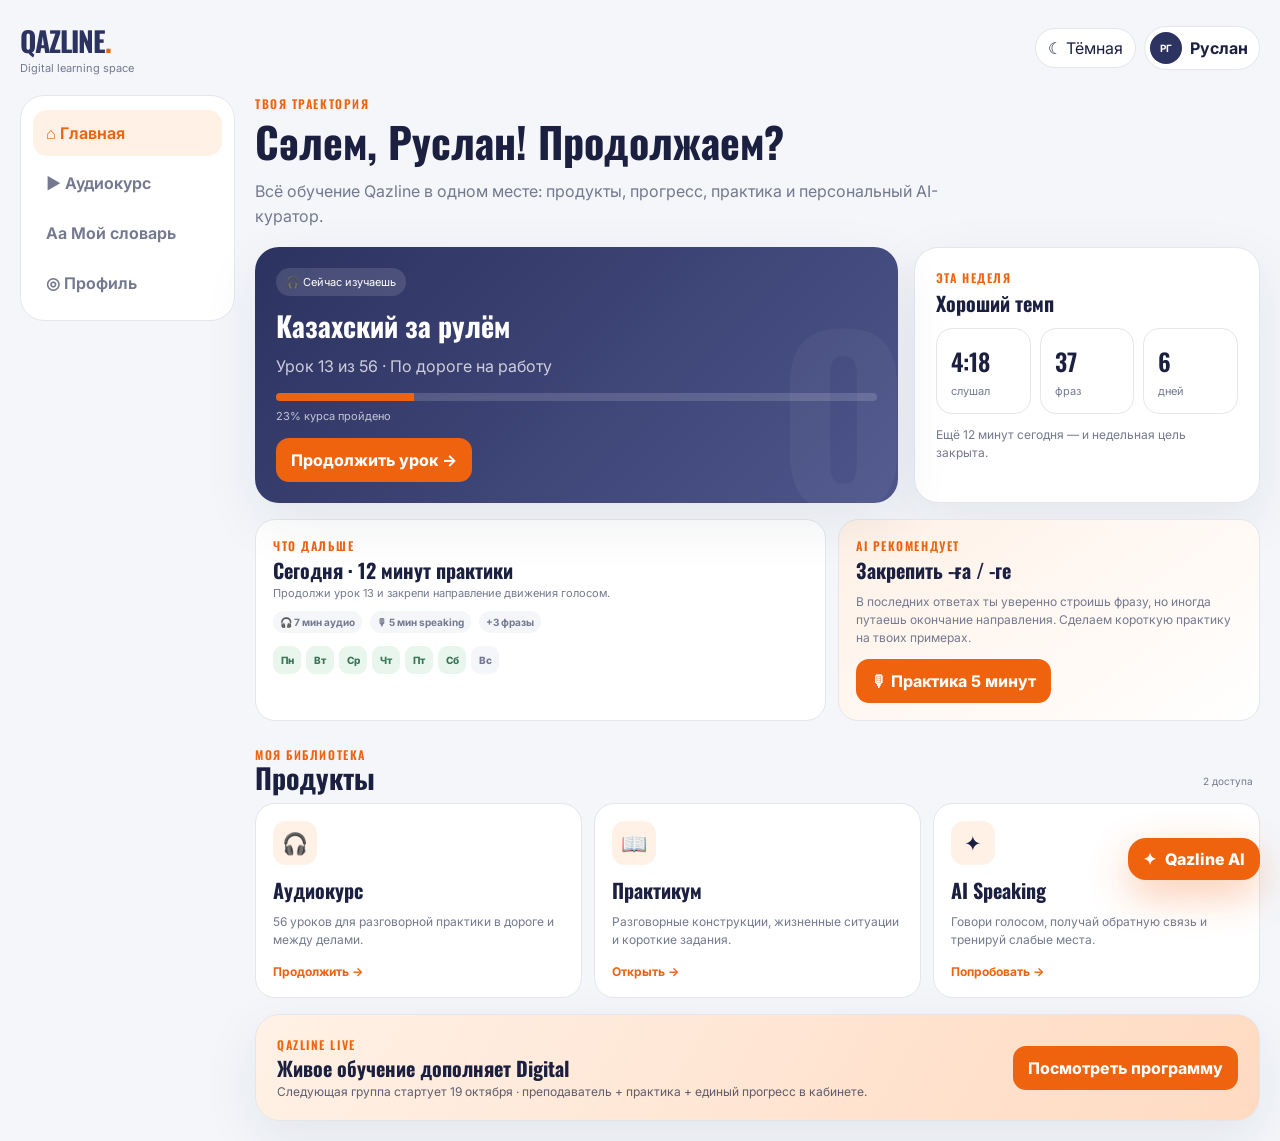
<file: index.html>
<!doctype html>
<html lang="ru"><head><meta charset="utf-8"><meta name="viewport" content="width=device-width,initial-scale=1,viewport-fit=cover"><meta name="theme-color" content="#2C3360"><title>Qazline Digital</title>
<style>
@import url('https://fonts.googleapis.com/css2?family=Inter:wght@400;500;600;700;800&family=Oswald:wght@500;600;700&display=swap');
:root{--bg:#f4f6fa;--card:#fff;--text:#1c2040;--muted:#74798f;--line:#e5e6ea;--ind:#2c3360;--orange:#ef630e;--cream:#fff1e6;--shadow:0 18px 55px #1c204014}
body.dark{--bg:#111426;--card:#1c2040;--text:#f7f8fb;--muted:#aeb3c9;--line:#353b62;--cream:#392b28;--shadow:0 18px 55px #0004}
*{box-sizing:border-box}body{margin:0;background:var(--bg);color:var(--text);font-family:Inter,sans-serif;transition:.2s}button,input{font:inherit}.app{max-width:1280px;margin:auto;padding:20px}.top{display:flex;justify-content:space-between;align-items:center;gap:12px;margin-bottom:20px}.logo{font:700 28px Oswald;color:var(--ind);letter-spacing:-1px}.dark .logo{color:#fff}.logo i{color:var(--orange);font-style:normal}.sub{font-size:11px;color:var(--muted)}.actions{display:flex;gap:8px;align-items:center}.round,.profile{border:1px solid var(--line);background:var(--card);color:var(--text);border-radius:999px;padding:9px 12px;cursor:pointer}.profile{display:flex;align-items:center;gap:8px;padding:5px 11px 5px 5px;font-weight:700}.avatar{width:32px;height:32px;border-radius:50%;display:grid;place-items:center;background:var(--ind);color:#fff;font-size:10px}.layout{display:grid;grid-template-columns:215px 1fr;gap:20px}.side{background:var(--card);border:1px solid var(--line);border-radius:24px;padding:12px;height:max-content;position:sticky;top:18px}.nav{width:100%;border:0;background:transparent;color:var(--muted);padding:13px;border-radius:14px;text-align:left;font-weight:650;cursor:pointer;margin:2px 0}.nav.active{background:var(--cream);color:var(--orange)}.page{display:none}.page.active{display:block}.kicker{font:600 12px Oswald;color:var(--orange);letter-spacing:.13em;text-transform:uppercase}h1,h2,h3{font-family:Oswald;margin:0;line-height:1.05}h1{font-size:42px;margin:7px 0 10px}h2{font-size:28px}h3{font-size:20px}.lead{color:var(--muted);line-height:1.55;max-width:720px}.grid{display:grid;grid-template-columns:1.3fr .7fr;gap:16px;margin-top:18px}.card{background:var(--card);border:1px solid var(--line);border-radius:24px;padding:21px;box-shadow:var(--shadow)}.hero{background:linear-gradient(135deg,#2c3360,#4e558b);color:#fff;border:0;overflow:hidden;position:relative}.hero:after{content:"Q";position:absolute;right:-10px;bottom:-70px;font:700 220px Oswald;color:#ffffff0b}.pill{display:inline-flex;background:#ffffff1f;padding:7px 10px;border-radius:999px;font-size:11px}.progress{height:8px;background:#ffffff25;border-radius:99px;overflow:hidden;margin:17px 0 8px}.progress i{display:block;height:100%;width:23%;background:var(--orange)}.btn{border:0;background:var(--orange);color:#fff;padding:12px 15px;border-radius:13px;font-weight:750;cursor:pointer}.ghost{border:1px solid var(--line);background:var(--card);color:var(--text);padding:11px 14px;border-radius:13px;font-weight:650;cursor:pointer}.stats{display:grid;grid-template-columns:repeat(3,1fr);gap:9px;margin-top:14px}.stat{border:1px solid var(--line);border-radius:16px;padding:14px}.stat b{font:600 24px Oswald;display:block}.stat span{font-size:11px;color:var(--muted)}.section{display:flex;align-items:end;justify-content:space-between;margin:25px 0 11px}.products{display:grid;grid-template-columns:repeat(3,1fr);gap:12px}.product{background:var(--card);border:1px solid var(--line);border-radius:20px;padding:17px;cursor:pointer}.icon{width:44px;height:44px;border-radius:13px;background:var(--cream);display:grid;place-items:center;font-size:21px;margin-bottom:15px}.product p{font-size:12px;color:var(--muted);line-height:1.45}.nextAction{display:grid;grid-template-columns:1.15fr .85fr;gap:12px;margin-top:16px}.nextCard{background:var(--card);border:1px solid var(--line);border-radius:20px;padding:17px}.nextCard .when{font-size:11px;color:var(--muted);margin:5px 0 11px}.minirow{display:flex;gap:8px;flex-wrap:wrap;margin-top:10px}.minirow .tag{font-weight:700}.streak{display:flex;gap:5px;margin-top:13px}.streak i{width:28px;height:28px;border-radius:9px;background:#e8f6ee;color:#397558;display:grid;place-items:center;font-style:normal;font-size:10px;font-weight:800}.streak i.off{background:var(--bg);color:var(--muted)}.aiPreview{background:linear-gradient(145deg,var(--cream),var(--card))}.aiPreview p{font-size:12px;color:var(--muted);line-height:1.5}.banner{margin-top:16px;background:linear-gradient(120deg,#fff1e6,#ffdac1);color:#1c2040;display:flex;justify-content:space-between;align-items:center;gap:15px}.dark .banner{background:linear-gradient(120deg,#392b28,#49332b);color:#fff}.coursegrid{display:grid;grid-template-columns:1fr 320px;gap:16px;margin-top:18px}.now{background:linear-gradient(145deg,var(--cream),var(--card))}.wave{height:58px;display:flex;gap:4px;align-items:center;margin:15px 0}.wave i{width:4px;border-radius:8px;background:#4e558b}.play{width:58px;height:58px;border:0;border-radius:50%;background:var(--orange);color:#fff;font-size:20px;cursor:pointer}.timeline{height:6px;flex:1;background:var(--line);border-radius:99px;overflow:hidden}.timeline i{display:block;width:42%;height:100%;background:var(--orange)}.row{display:flex;gap:10px;align-items:center;flex-wrap:wrap}.lesson{display:grid;grid-template-columns:34px 1fr auto;align-items:center;gap:10px;border-top:1px solid var(--line);padding:12px 0}.lesson:first-of-type{border-top:0}.num{width:32px;height:32px;border-radius:50%;display:grid;place-items:center;background:var(--bg);font-size:11px;font-weight:800}.tag{font-size:10px;background:var(--bg);padding:5px 7px;border-radius:99px;color:var(--muted)}.search{width:100%;border:1px solid var(--line);background:var(--card);color:var(--text);padding:14px;border-radius:14px;margin-top:17px}.phrases{display:grid;grid-template-columns:repeat(2,1fr);gap:11px;margin-top:12px}.phrase{background:var(--card);border:1px solid var(--line);border-radius:18px;padding:16px}.kz{font-weight:800;font-size:18px}.ru{font-size:12px;color:var(--muted);margin:5px 0 12px}.sound{width:38px;height:38px;border:0;border-radius:50%;background:var(--cream);color:var(--orange);cursor:pointer}.profileGrid{display:grid;grid-template-columns:290px 1fr;gap:16px;margin-top:18px}.profileCard{text-align:center}.bigAvatar{width:92px;height:92px;border-radius:30px;background:linear-gradient(145deg,#2c3360,#5963a5);color:#fff;display:grid;place-items:center;margin:0 auto 14px;font:600 28px Oswald}.stack{display:grid;gap:13px}.label{display:block;font-size:11px;color:var(--muted);font-weight:650;margin:12px 0 6px}.field{width:100%;padding:13px;border:1px solid var(--line);border-radius:13px;background:var(--bg);color:var(--text)}.setting{display:flex;justify-content:space-between;align-items:center;gap:10px;border-top:1px solid var(--line);padding:13px 0}.setting:first-of-type{border-top:0}.setting small{display:block;color:var(--muted);margin-top:3px}.ok{font-size:10px;background:#edf7f1;color:#4e7c64;padding:6px 8px;border-radius:99px}.aiFab{position:fixed;right:20px;bottom:20px;z-index:30;border:0;background:var(--orange);color:#fff;border-radius:18px;padding:11px 15px;box-shadow:0 15px 40px #ef630e55;cursor:pointer;font-weight:800}.ai{position:fixed;right:20px;bottom:20px;width:min(390px,calc(100vw - 24px));height:min(420px,42vh);min-height:340px;z-index:40;background:var(--card);border:1px solid var(--line);border-radius:26px;box-shadow:0 24px 80px #0005;display:flex;flex-direction:column;overflow:hidden;transform:translateY(20px) scale(.97);opacity:0;pointer-events:none;transition:.2s}.ai.show{transform:none;opacity:1;pointer-events:auto}.aihead{padding:15px;border-bottom:1px solid var(--line);display:flex;align-items:center;gap:10px}.spark{width:38px;height:38px;border-radius:13px;background:var(--orange);color:#fff;display:grid;place-items:center}.close{margin-left:auto;border:0;background:transparent;color:var(--muted);font-size:24px;cursor:pointer}.context{margin:12px 14px 0;padding:12px;background:var(--cream);border-radius:14px;font-size:11px}.context b{display:block;font-size:12px;margin-top:3px}.chat{padding:14px;overflow:auto;flex:1}.bubble{max-width:86%;padding:11px 13px;border-radius:16px;margin:8px 0;font-size:12px;line-height:1.5;background:var(--bg)}.bubble.user{margin-left:auto;background:var(--ind);color:#fff}.quick{display:flex;gap:6px;flex-wrap:wrap}.quick button{border:1px solid var(--line);background:var(--card);color:var(--text);border-radius:99px;padding:8px 9px;font-size:10px;cursor:pointer}.composer{display:grid;grid-template-columns:auto 1fr auto;gap:7px;padding:12px;border-top:1px solid var(--line)}.composer input{border:1px solid var(--line);background:var(--bg);color:var(--text);border-radius:13px;padding:11px;min-width:0}.composer button{border:0;border-radius:12px;padding:0 13px;cursor:pointer}.mic{background:var(--cream)}.send{background:var(--orange);color:#fff}.toast{position:fixed;left:50%;bottom:20px;transform:translate(-50%,10px);background:#1c2040;color:#fff;padding:11px 14px;border-radius:12px;opacity:0;pointer-events:none;transition:.2s;z-index:60;font-size:12px}.toast.show{opacity:1;transform:translate(-50%,0)}
@media(max-width:780px){.app{padding:14px}.layout{display:block}.side{display:flex;position:static;overflow:auto;margin-bottom:14px;border-radius:18px;padding:7px}.nav{white-space:nowrap;width:auto;font-size:11px;padding:10px 11px}.profile b{display:none}h1{font-size:34px}.grid,.coursegrid,.profileGrid,.nextAction{grid-template-columns:1fr}.products{grid-template-columns:1fr}.phrases{grid-template-columns:1fr}.stats{grid-template-columns:repeat(3,1fr)}.banner{align-items:flex-start}.aiFab{right:14px;bottom:14px}.ai{right:12px;bottom:12px;height:min(390px,44vh);min-height:320px}}
</style></head><body><div class="app">
<header class="top"><div><div class="logo">QAZLINE<i>.</i></div><div class="sub">Digital learning space</div></div><div class="actions"><button class="round" id="theme">☾ Тёмная</button><button class="profile" data-go="profile"><span class="avatar">РГ</span><b>Руслан</b></button></div></header>
<div class="layout"><aside class="side"><button class="nav active" data-page="home">⌂ Главная</button><button class="nav" data-page="course">▶ Аудиокурс</button><button class="nav" data-page="dict">Aa Мой словарь</button><button class="nav" data-page="profile">◎ Профиль</button></aside><main>
<section class="page active" id="home"><div class="kicker">Твоя траектория</div><h1>Сәлем, Руслан! Продолжаем?</h1><p class="lead">Всё обучение Qazline в одном месте: продукты, прогресс, практика и персональный AI-куратор.</p>
<div class="grid"><div class="card hero"><span class="pill">🎧 Сейчас изучаешь</span><h2 style="margin-top:15px">Казахский за рулём</h2><p style="opacity:.75">Урок 13 из 56 · По дороге на работу</p><div class="progress"><i></i></div><div style="font-size:11px;opacity:.7;margin-bottom:15px">23% курса пройдено</div><button class="btn" data-go="course">Продолжить урок →</button></div><div class="card"><div class="kicker">Эта неделя</div><h3 style="margin-top:7px">Хороший темп</h3><div class="stats"><div class="stat"><b>4:18</b><span>слушал</span></div><div class="stat"><b>37</b><span>фраз</span></div><div class="stat"><b>6</b><span>дней</span></div></div><p class="lead" style="font-size:12px">Ещё 12 минут сегодня — и недельная цель закрыта.</p></div></div>
<div class="nextAction"><div class="nextCard"><div class="kicker">Что дальше</div><h3 style="margin-top:6px">Сегодня · 12 минут практики</h3><div class="when">Продолжи урок 13 и закрепи направление движения голосом.</div><div class="minirow"><span class="tag">🎧 7 мин аудио</span><span class="tag">🎙 5 мин speaking</span><span class="tag">+3 фразы</span></div><div class="streak"><i>Пн</i><i>Вт</i><i>Ср</i><i>Чт</i><i>Пт</i><i>Сб</i><i class="off">Вс</i></div></div><div class="nextCard aiPreview"><div class="kicker">AI рекомендует</div><h3 style="margin-top:6px">Закрепить -ға / -ге</h3><p>В последних ответах ты уверенно строишь фразу, но иногда путаешь окончание направления. Сделаем короткую практику на твоих примерах.</p><button class="btn" onclick="document.getElementById('ai').classList.add('show')">🎙 Практика 5 минут</button></div></div>
<div class="section"><div><div class="kicker">Моя библиотека</div><h2>Продукты</h2></div><span class="tag">2 доступа</span></div><div class="products"><div class="product" data-go="course"><div class="icon">🎧</div><h3>Аудиокурс</h3><p>56 уроков для разговорной практики в дороге и между делами.</p><b style="font-size:12px;color:var(--orange)">Продолжить →</b></div><div class="product"><div class="icon">📖</div><h3>Практикум</h3><p>Разговорные конструкции, жизненные ситуации и короткие задания.</p><b style="font-size:12px;color:var(--orange)">Открыть →</b></div><div class="product"><div class="icon">✦</div><h3>AI Speaking</h3><p>Говори голосом, получай обратную связь и тренируй слабые места.</p><b style="font-size:12px;color:var(--orange)">Попробовать →</b></div></div>
<div class="card banner"><div><div class="kicker">Qazline Live</div><h3 style="margin:5px 0">Живое обучение дополняет Digital</h3><div style="font-size:12px;opacity:.7">Следующая группа стартует 19 октября · преподаватель + практика + единый прогресс в кабинете.</div></div><button class="btn demo">Посмотреть программу</button></div></section>
<section class="page" id="course"><div class="kicker">Аудиокурс</div><h1>Казахский за рулём</h1><p class="lead">Слушай в своём темпе. Остановился — вернись с того же места.</p><div class="coursegrid"><div class="card now"><span class="tag">Урок 13 / 56</span><h2 style="margin-top:13px">По дороге на работу</h2><p class="lead">Учимся говорить, куда едем, откуда выехали и что будем делать сегодня.</p><div class="wave" id="wave"></div><div class="row"><button class="play" id="play">▶</button><button class="ghost" id="back">↶ 15 сек</button><div class="timeline"><i id="fill"></i></div><small>06:24 / 15:10</small></div><div class="stats"><div class="stat"><b>23%</b><span>курс</span></div><div class="stat"><b>4:18</b><span>время</span></div><div class="stat"><b>18</b><span>ответов AI</span></div></div></div><div class="card"><div class="kicker">Следующие уроки</div><h3 style="margin:7px 0 12px">Продолжить путь</h3><div class="lesson"><span class="num">13</span><div><b>По дороге на работу</b><small style="display:block;color:var(--muted)">15 мин</small></div><span class="tag">Сейчас</span></div><div class="lesson"><span class="num">14</span><div><b>На работе</b><small style="display:block;color:var(--muted)">12 мин</small></div><span>›</span></div><div class="lesson"><span class="num">15</span><div><b>Обеденный перерыв</b><small style="display:block;color:var(--muted)">11 мин</small></div><span>›</span></div><button class="btn" id="speak" style="width:100%;margin-top:13px">🎙 Потренироваться с AI</button></div></div></section>
<section class="page" id="dict"><div class="kicker">Быстрый доступ</div><h1>Мой словарь</h1><p class="lead">Фразы, которые ты уже встречал в уроках. Послушай, повтори и используй в речи.</p><input class="search" id="search" placeholder="Найти фразу…"><div class="phrases"><div class="phrase" data-q="мен жұмысқа барамын я еду на работу"><div class="kz">Мен жұмысқа барамын</div><div class="ru">Я еду / иду на работу</div><button class="sound">🔊</button></div><div class="phrase" data-q="қайда бара жатырсыз куда вы идете"><div class="kz">Қайда бара жатырсыз?</div><div class="ru">Куда вы идёте?</div><button class="sound">🔊</button></div><div class="phrase" data-q="бүгін үйде жұмыс істеймін сегодня работаю дома"><div class="kz">Бүгін үйде жұмыс істеймін</div><div class="ru">Сегодня я работаю дома</div><button class="sound">🔊</button></div><div class="phrase" data-q="кездесуге бара жатырмын еду на встречу"><div class="kz">Кездесуге бара жатырмын</div><div class="ru">Я еду на встречу</div><button class="sound">🔊</button></div></div></section>
<section class="page" id="profile"><div class="kicker">Аккаунт ученика</div><h1>Профиль</h1><p class="lead">Личные данные, безопасность, устройства и доступы к продуктам Qazline.</p><div class="profileGrid"><div class="card profileCard"><div class="bigAvatar">РГ</div><h2>Руслан Гильмияров</h2><p class="lead" style="font-size:12px;margin:7px 0">qaztilionline@gmail.com</p><span class="tag">Ученик Qazline</span><div class="stats"><div class="stat"><b>23%</b><span>курс</span></div><div class="stat"><b>37</b><span>фраз</span></div><div class="stat"><b>6</b><span>дней</span></div></div><button class="ghost demo" style="width:100%;margin-top:12px">Изменить фото</button></div><div class="stack"><div class="card"><div class="kicker">Личные данные</div><h3 style="margin-top:7px">Основная информация</h3><label class="label">Имя и фамилия</label><input class="field" value="Руслан Гильмияров"><label class="label">Email</label><input class="field" value="qaztilionline@gmail.com"><label class="label">Телефон</label><input class="field" value="+7 ••• ••• •• ••"><button class="btn demo" style="margin-top:13px">Сохранить изменения</button></div><div class="card"><div class="kicker">Безопасность</div><h3 style="margin:7px 0 10px">Пароль и вход</h3><div class="setting"><div><b>Пароль</b><small>Изменён 3 месяца назад</small></div><button class="ghost demo">Сменить</button></div><div class="setting"><div><b>Telegram</b><small>Привязан к аккаунту</small></div><span class="ok">✓ Подключён</span></div><div class="setting"><div><b>Активные устройства</b><small>iPhone · iPad · Safari</small></div><button class="ghost demo">Посмотреть</button></div></div><div class="card"><div class="kicker">Мои доступы</div><div class="setting"><div><b>🎧 Казахский за рулём</b><small>Урок 13 из 56</small></div><span class="ok">Активен</span></div><div class="setting"><div><b>📖 Разговорный практикум</b><small>Электронная книга</small></div><span class="ok">Куплено</span></div></div></div></div></section>
</main></div></div>
<button class="aiFab" id="aiFab">✦ &nbsp; Qazline AI</button><section class="ai" id="ai"><div class="aihead"><div class="spark">✦</div><div><b>Qazline AI</b><div class="sub" id="ctx">Знает твой прогресс и текущий урок</div></div><button class="close" id="close">×</button></div><div class="context" id="context"><span>Твой прогресс</span><b>Аудиокурс 23% · 37 фраз в словаре</b></div><div class="chat" id="chat"><div class="bubble">Сәлем! Я вижу твой прогресс. Можем продолжить урок, разобрать фразу или потренировать разговорную речь.</div><div class="quick"><button data-q="practice">🎙 Потренировать речь</button><button data-q="explain">💡 Объяснить урок</button><button data-q="short">⚡ Короткая практика</button></div></div><div class="composer"><button class="mic" id="mic">🎙</button><input id="msg" placeholder="Напиши или запиши аудио…"><button class="send" id="send">➜</button></div></section><div class="toast" id="toast">Демо</div>
<script>
const pages=[...document.querySelectorAll('.page')],nav=[...document.querySelectorAll('[data-page]')];function go(id){pages.forEach(x=>x.classList.toggle('active',x.id===id));nav.forEach(x=>x.classList.toggle('active',x.dataset.page===id));sync(id);scrollTo({top:0,behavior:'smooth'})}nav.forEach(x=>x.onclick=()=>go(x.dataset.page));document.querySelectorAll('[data-go]').forEach(x=>x.onclick=()=>go(x.dataset.go));
theme.onclick=()=>{document.body.classList.toggle('dark');theme.textContent=document.body.classList.contains('dark')?'☀ Светлая':'☾ Тёмная'};
const wave=document.getElementById('wave');for(let i=0;i<48;i++){let b=document.createElement('i');b.style.height=(12+Math.abs(Math.sin(i*.72))*38)+'px';wave.appendChild(b)}play.onclick=()=>play.textContent=play.textContent==='▶'?'❚❚':'▶';back.onclick=()=>fill.style.width='34%';
search.oninput=()=>document.querySelectorAll('.phrase').forEach(x=>x.style.display=x.dataset.q.includes(search.value.toLowerCase())?'block':'none');
let t;function toastMsg(s){toast.textContent=s;toast.classList.add('show');clearTimeout(t);t=setTimeout(()=>toast.classList.remove('show'),1500)}document.querySelectorAll('.sound').forEach(x=>x.onclick=()=>toastMsg('Демо: здесь прозвучит правильное произношение'));document.querySelectorAll('.demo').forEach(x=>x.onclick=()=>toastMsg('Демо: настройка будет доступна в рабочей версии'));
document.getElementById('aiFab').addEventListener('click',()=>document.getElementById('ai').classList.add('show'));document.getElementById('close').addEventListener('click',(e)=>{e.preventDefault();e.stopPropagation();document.getElementById('ai').classList.remove('show')});document.getElementById('speak').addEventListener('click',()=>document.getElementById('ai').classList.add('show'));function sync(p){if(p==='course'){context.innerHTML='<span>Сейчас изучаешь</span><b>Урок 13 · По дороге на работу</b>';ctx.textContent='Знает текущий урок и твои ошибки'}else if(p==='dict'){context.innerHTML='<span>Контекст</span><b>Мой словарь · 37 сохранённых фраз</b>';ctx.textContent='Поможет повторить и применить фразы'}else if(p==='profile'){context.innerHTML='<span>Контекст</span><b>Профиль и доступы ученика</b>';ctx.textContent='Поможет с аккаунтом и продуктами'}else{context.innerHTML='<span>Твой прогресс</span><b>Аудиокурс 23% · 37 фраз в словаре</b>';ctx.textContent='Персональный AI-куратор Qazline'}}
function add(s,c='user'){let d=document.createElement('div');d.className='bubble '+c;d.textContent=s;chat.appendChild(d);chat.scrollTop=chat.scrollHeight}function ans(s){setTimeout(()=>add(s,''),300)}send.onclick=()=>{let v=msg.value.trim();if(!v)return;add(v);msg.value='';ans('Понял. Я учитываю твой текущий урок и прогресс. Давай разберём это на примере из темы, которую ты сейчас проходишь.')};msg.onkeydown=e=>{if(e.key==='Enter')send.click()};mic.onclick=()=>{add('🎙 Голосовое сообщение · 0:08');ans('Керемет! Фраза получилась хорошо. Теперь попробуй сказать: «Сегодня утром я еду на работу».')};document.querySelectorAll('[data-q]').forEach(x=>x.onclick=()=>{if(x.dataset.q==='practice'){add('Хочу потренировать речь');ans('Давай. «Қайда бара жатырсыз?» Ответь мне голосом по-казахски.')}if(x.dataset.q==='explain'){add('Объясни текущий урок');ans('Сейчас тренируем направление движения: куда ты едешь или идёшь. Могу разобрать это на твоих примерах.')}if(x.dataset.q==='short'){add('Запусти короткую практику');ans('Поехали. Первое задание: скажи по-казахски «Я иду на работу».')}});sync('home');
</script></body></html>
</file>
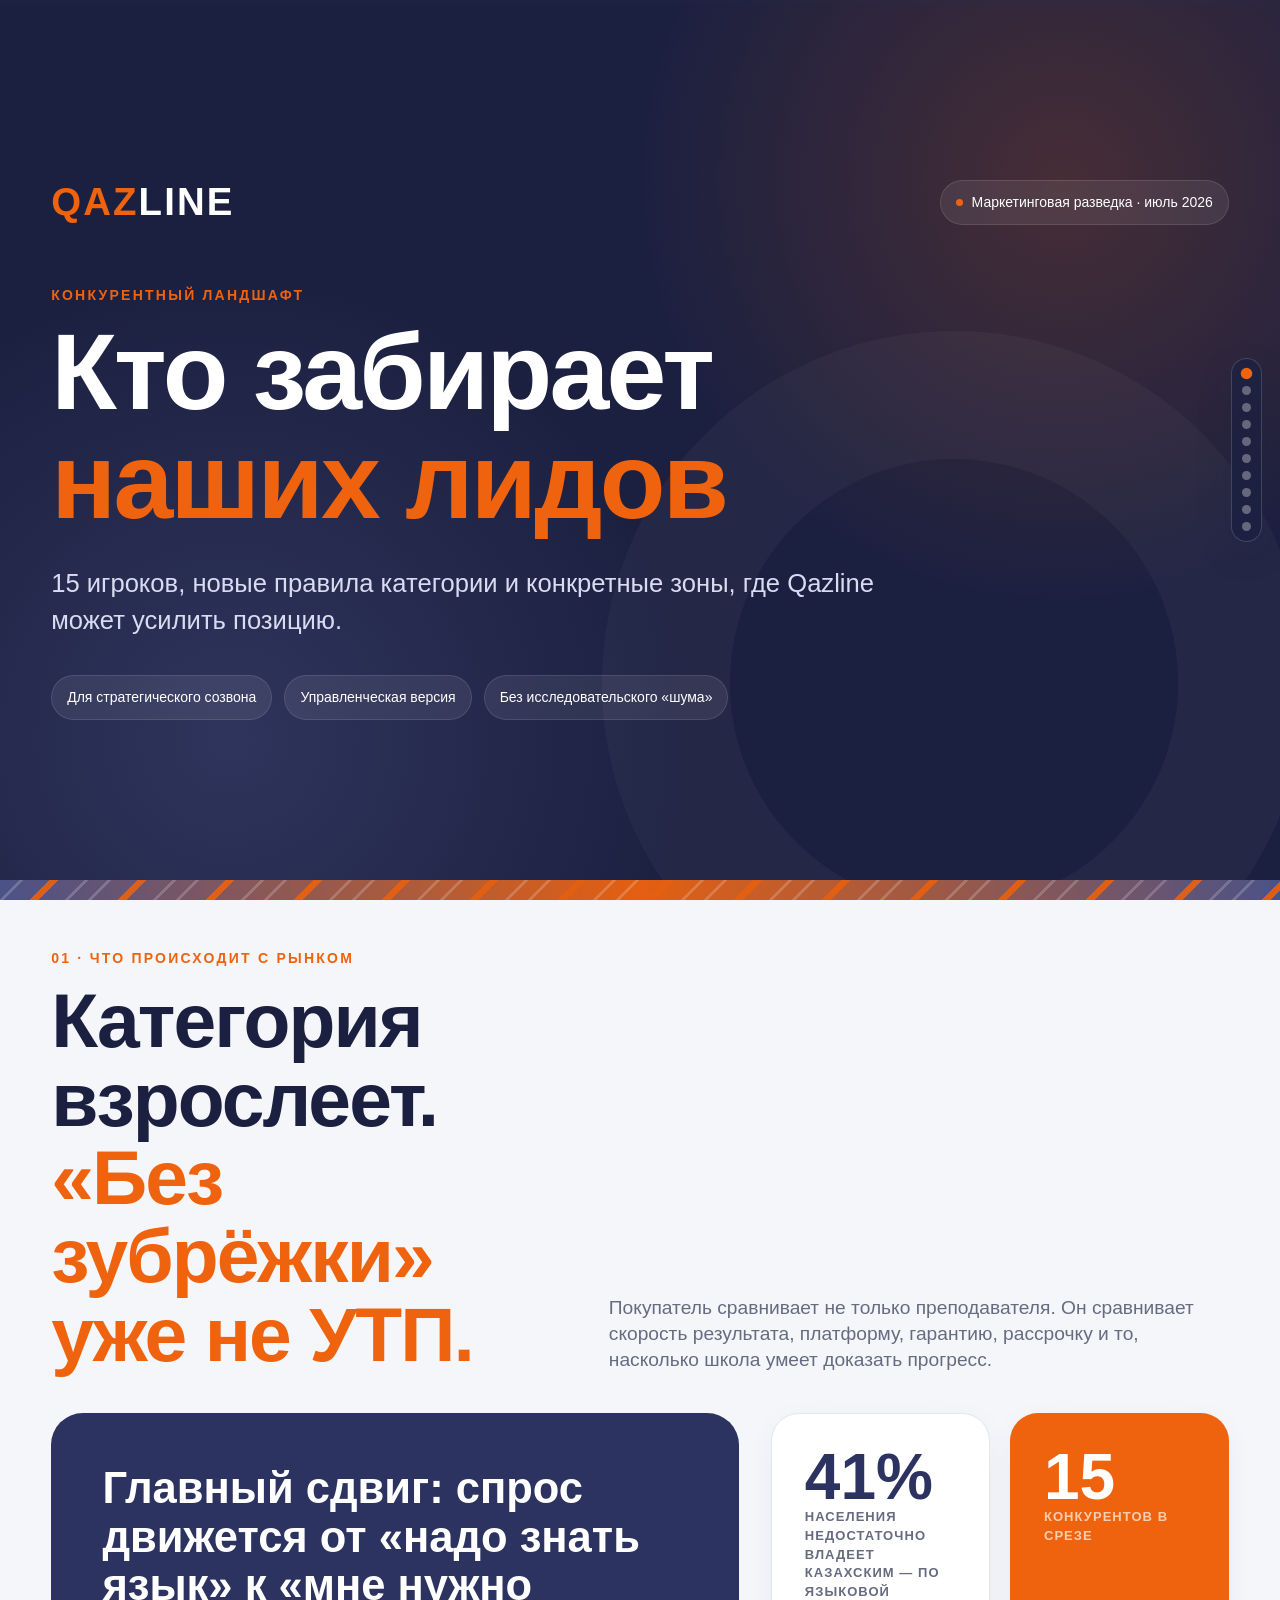
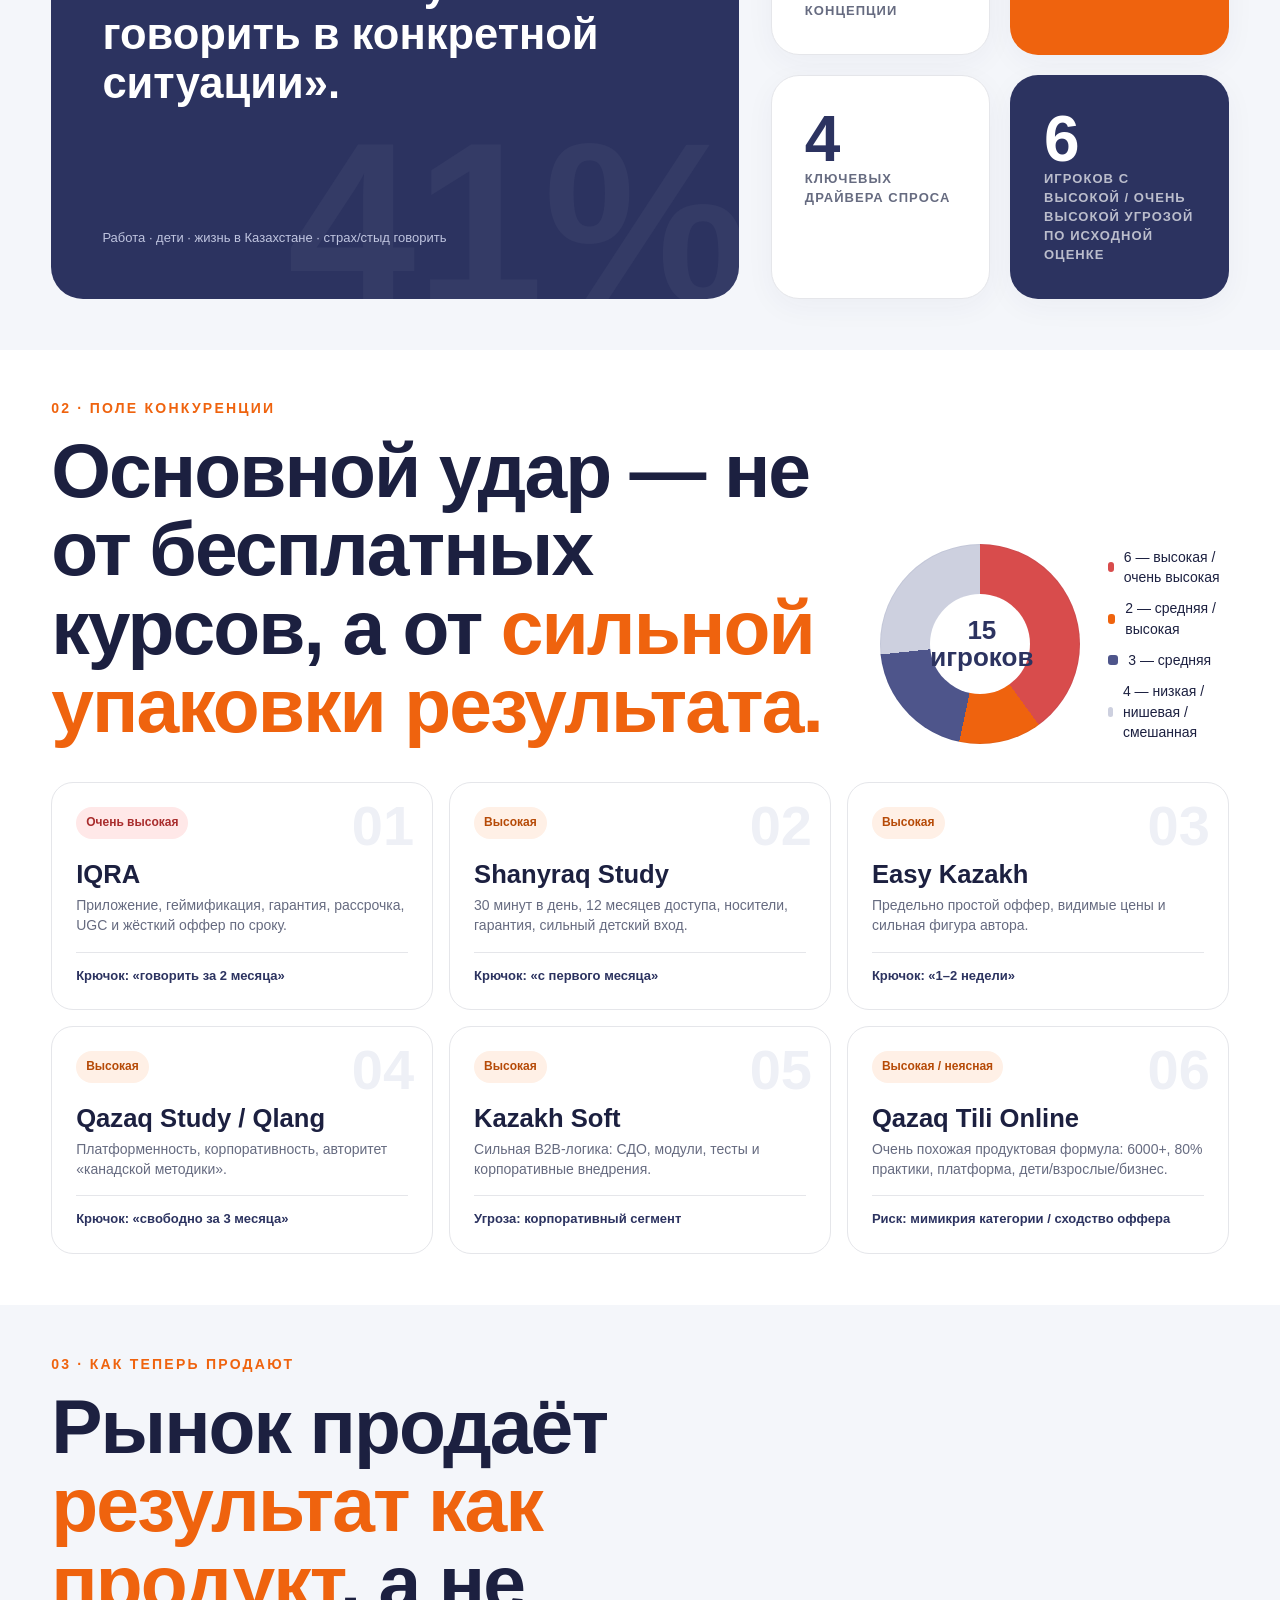
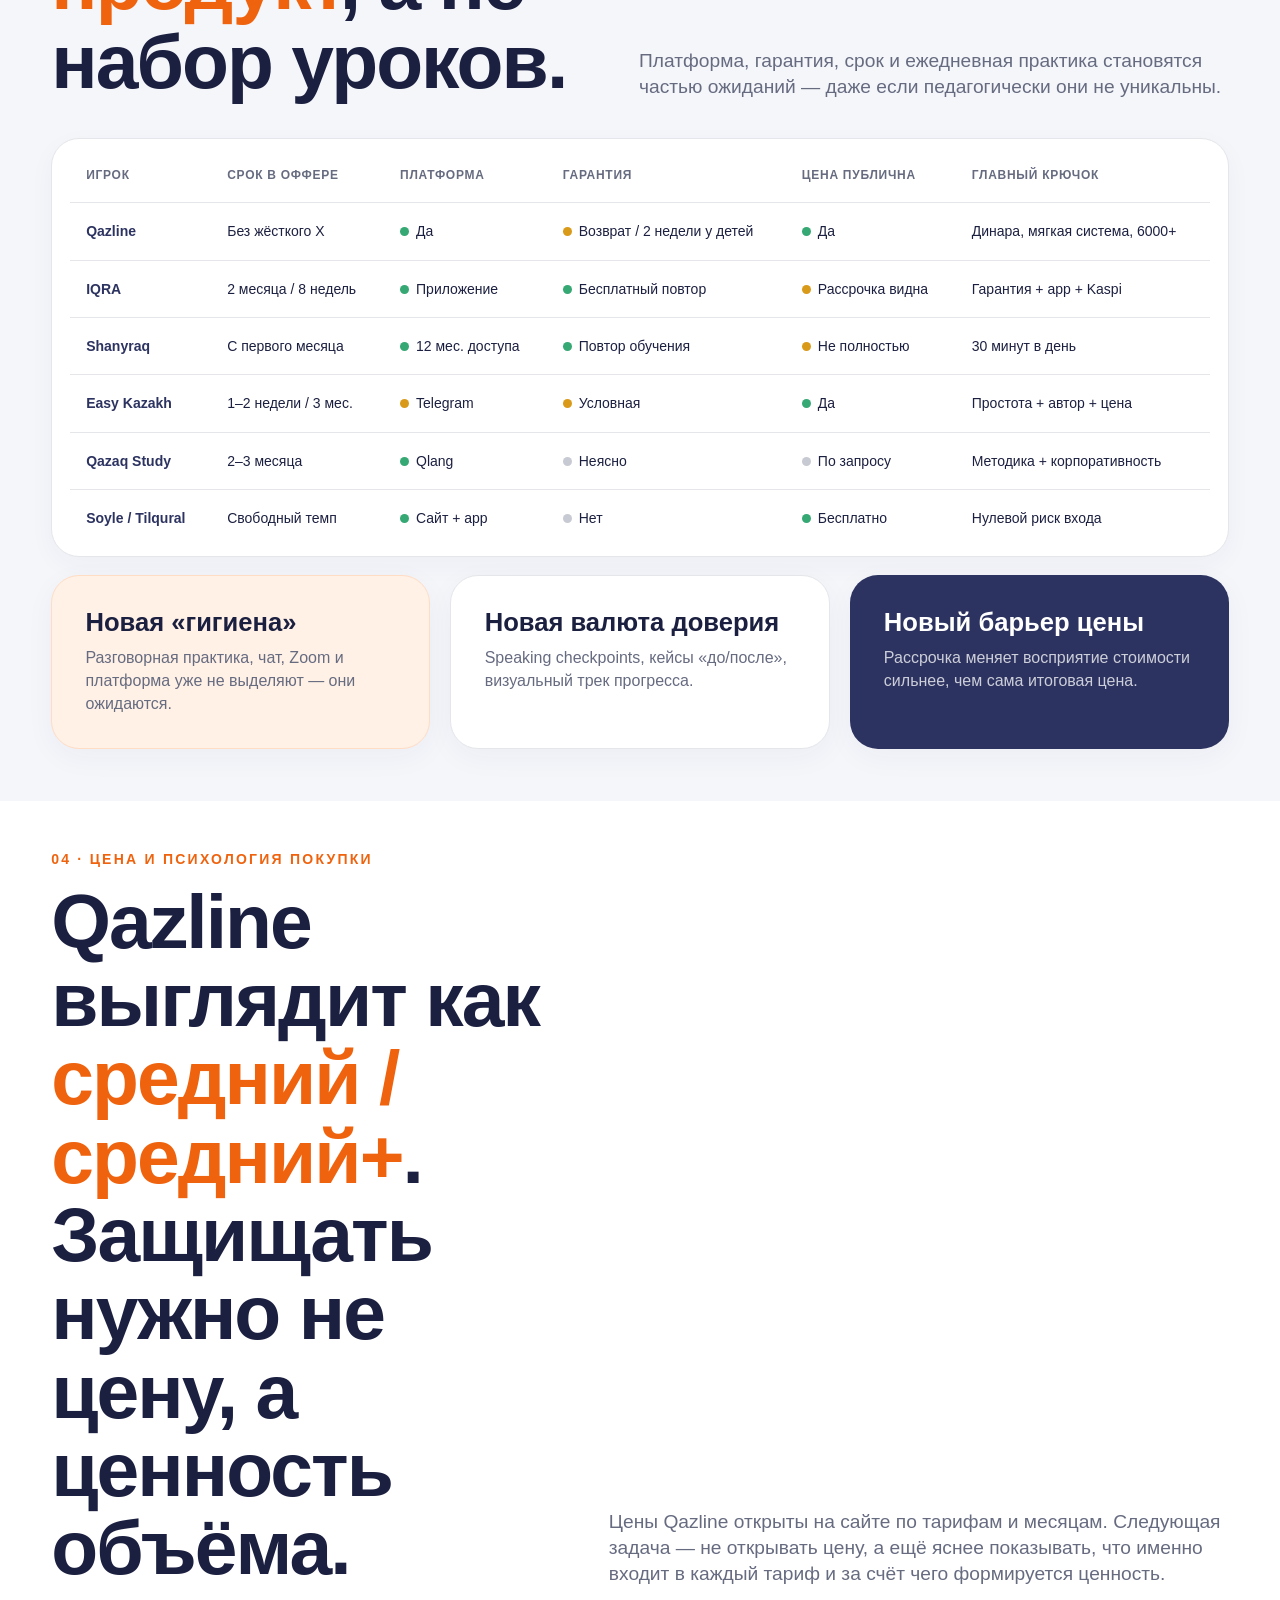
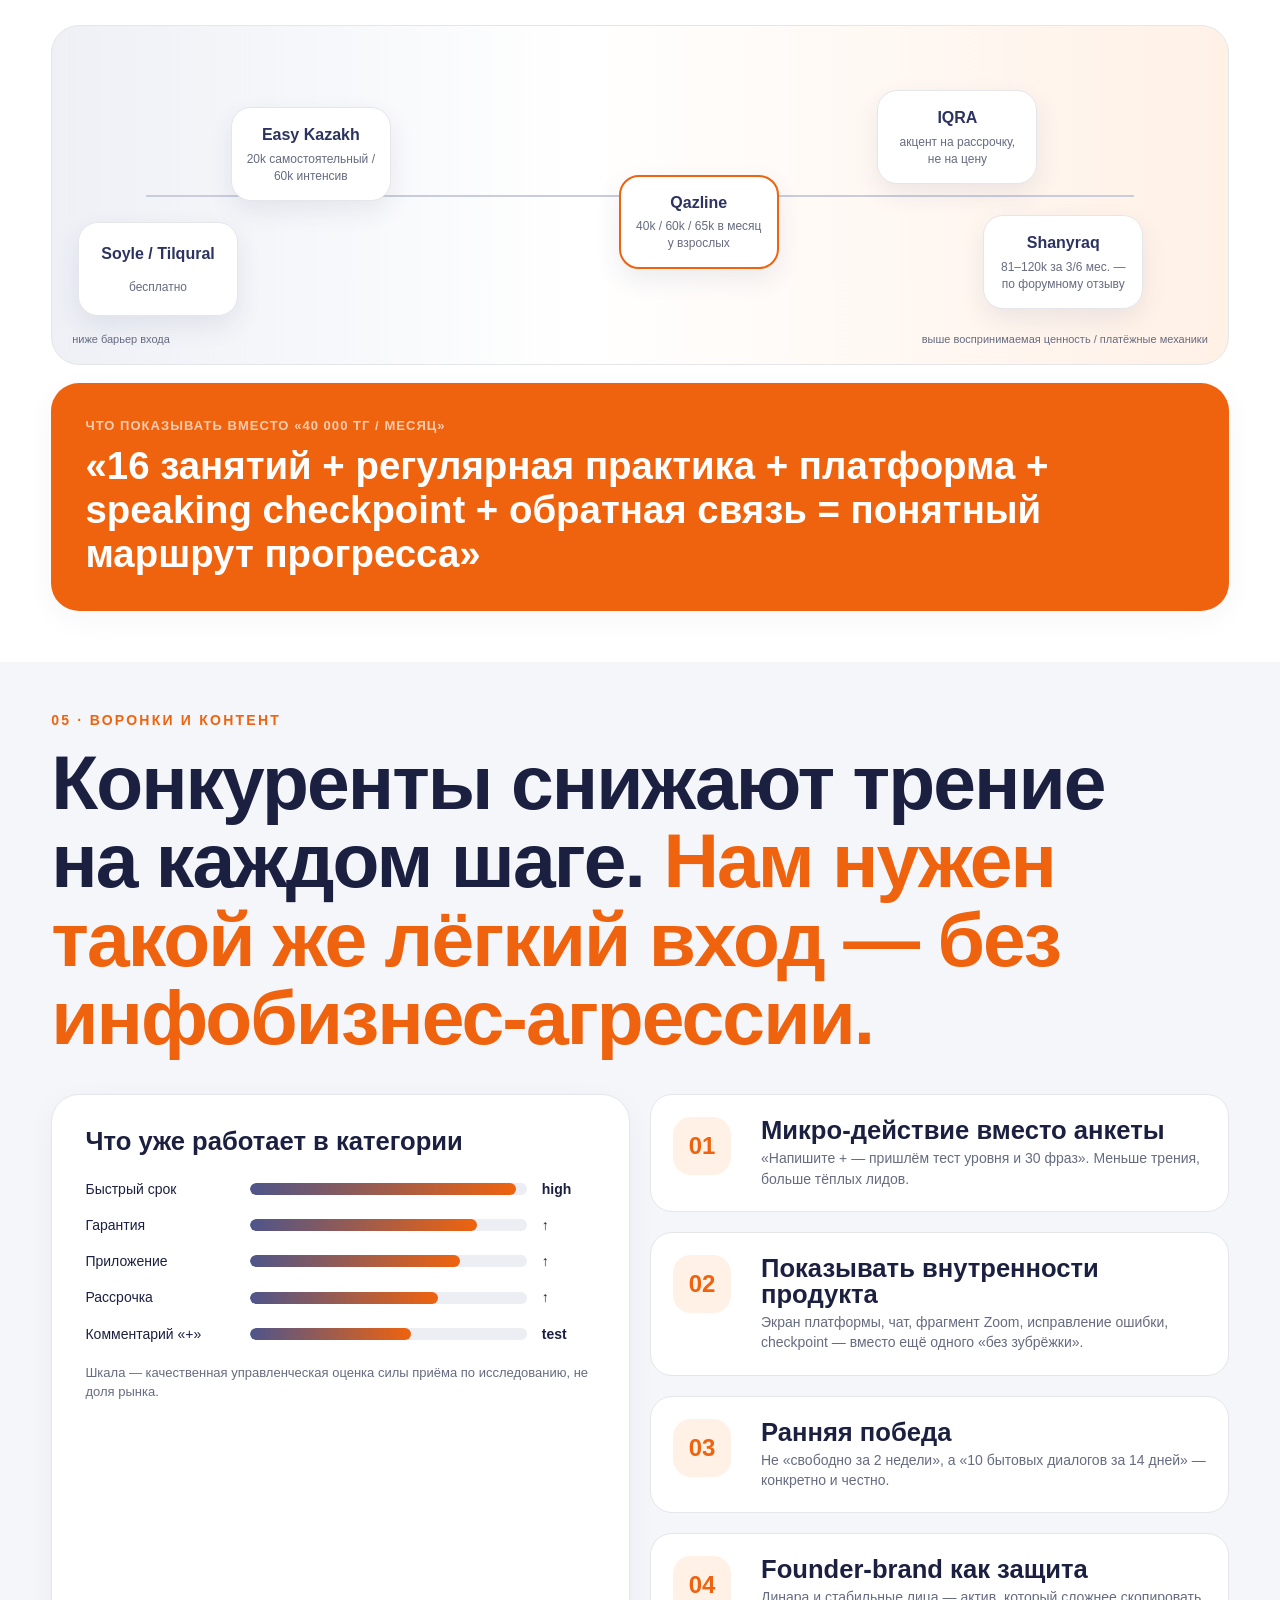
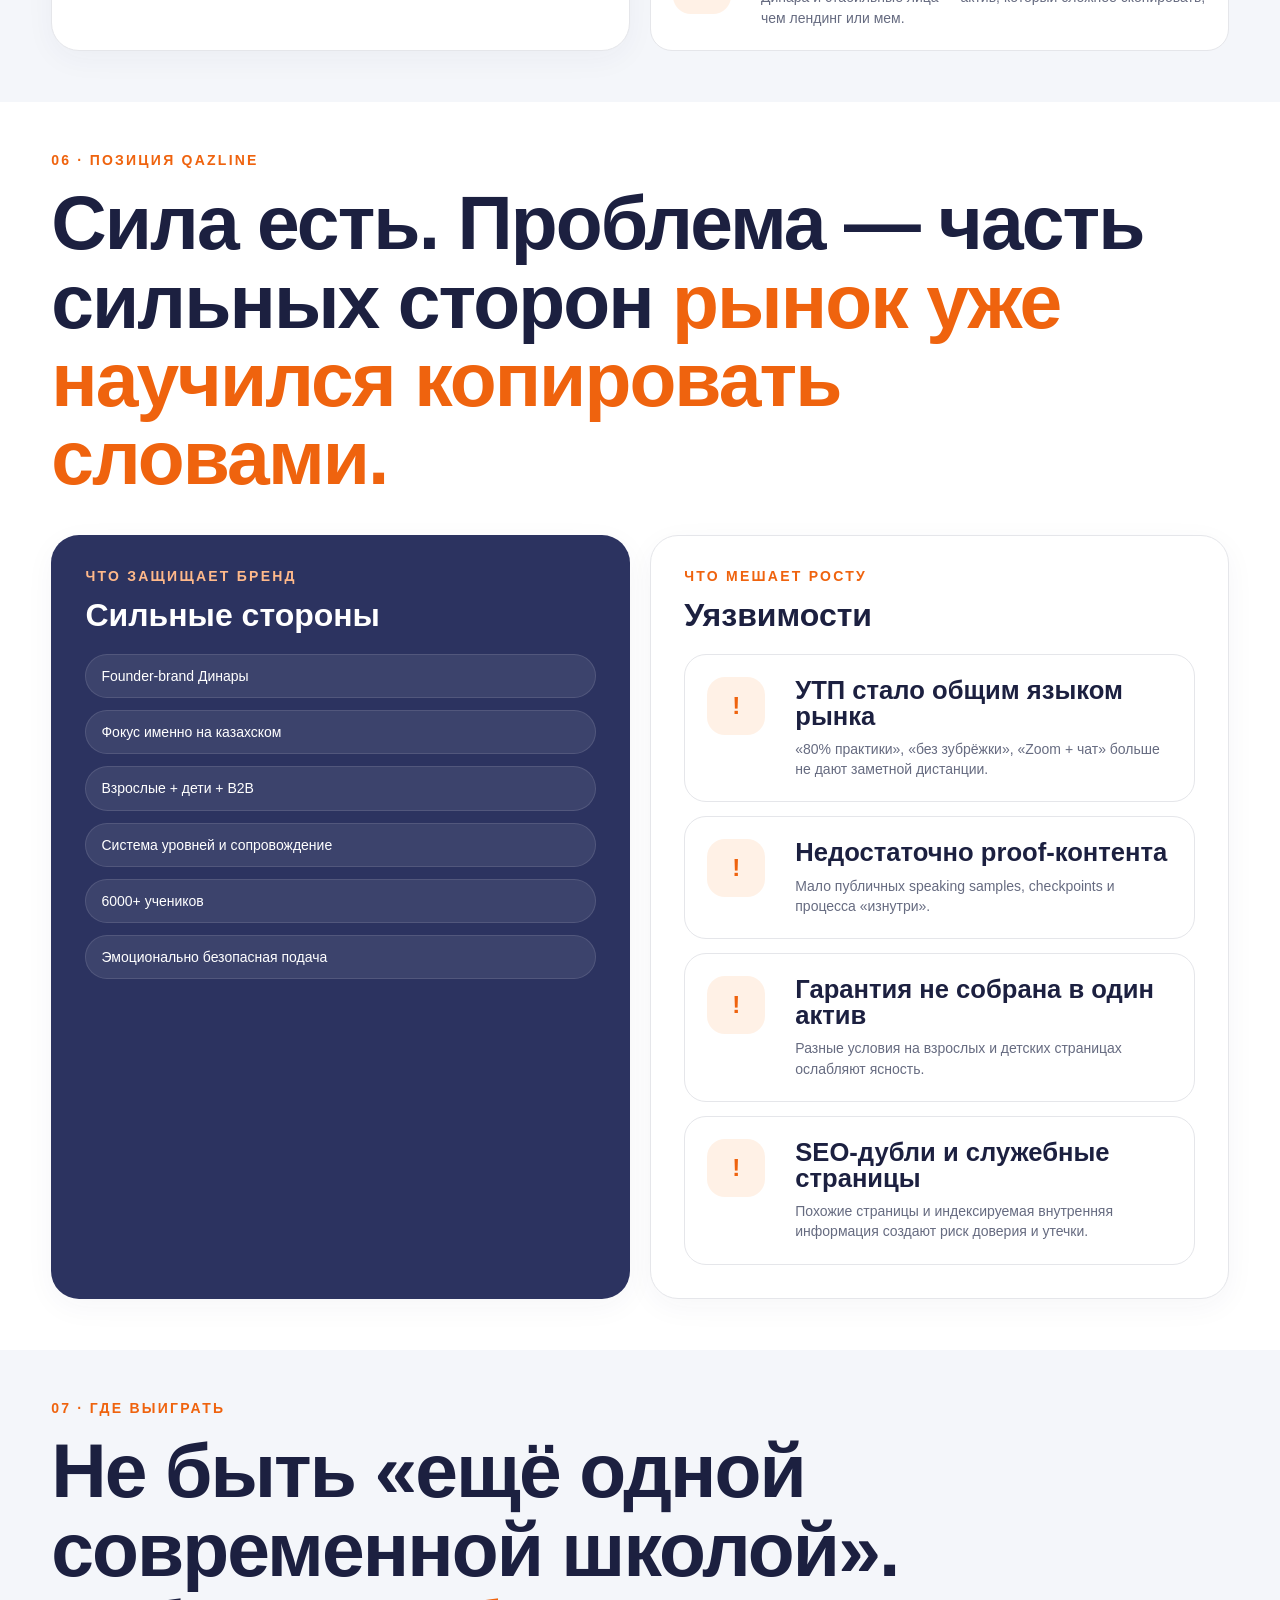
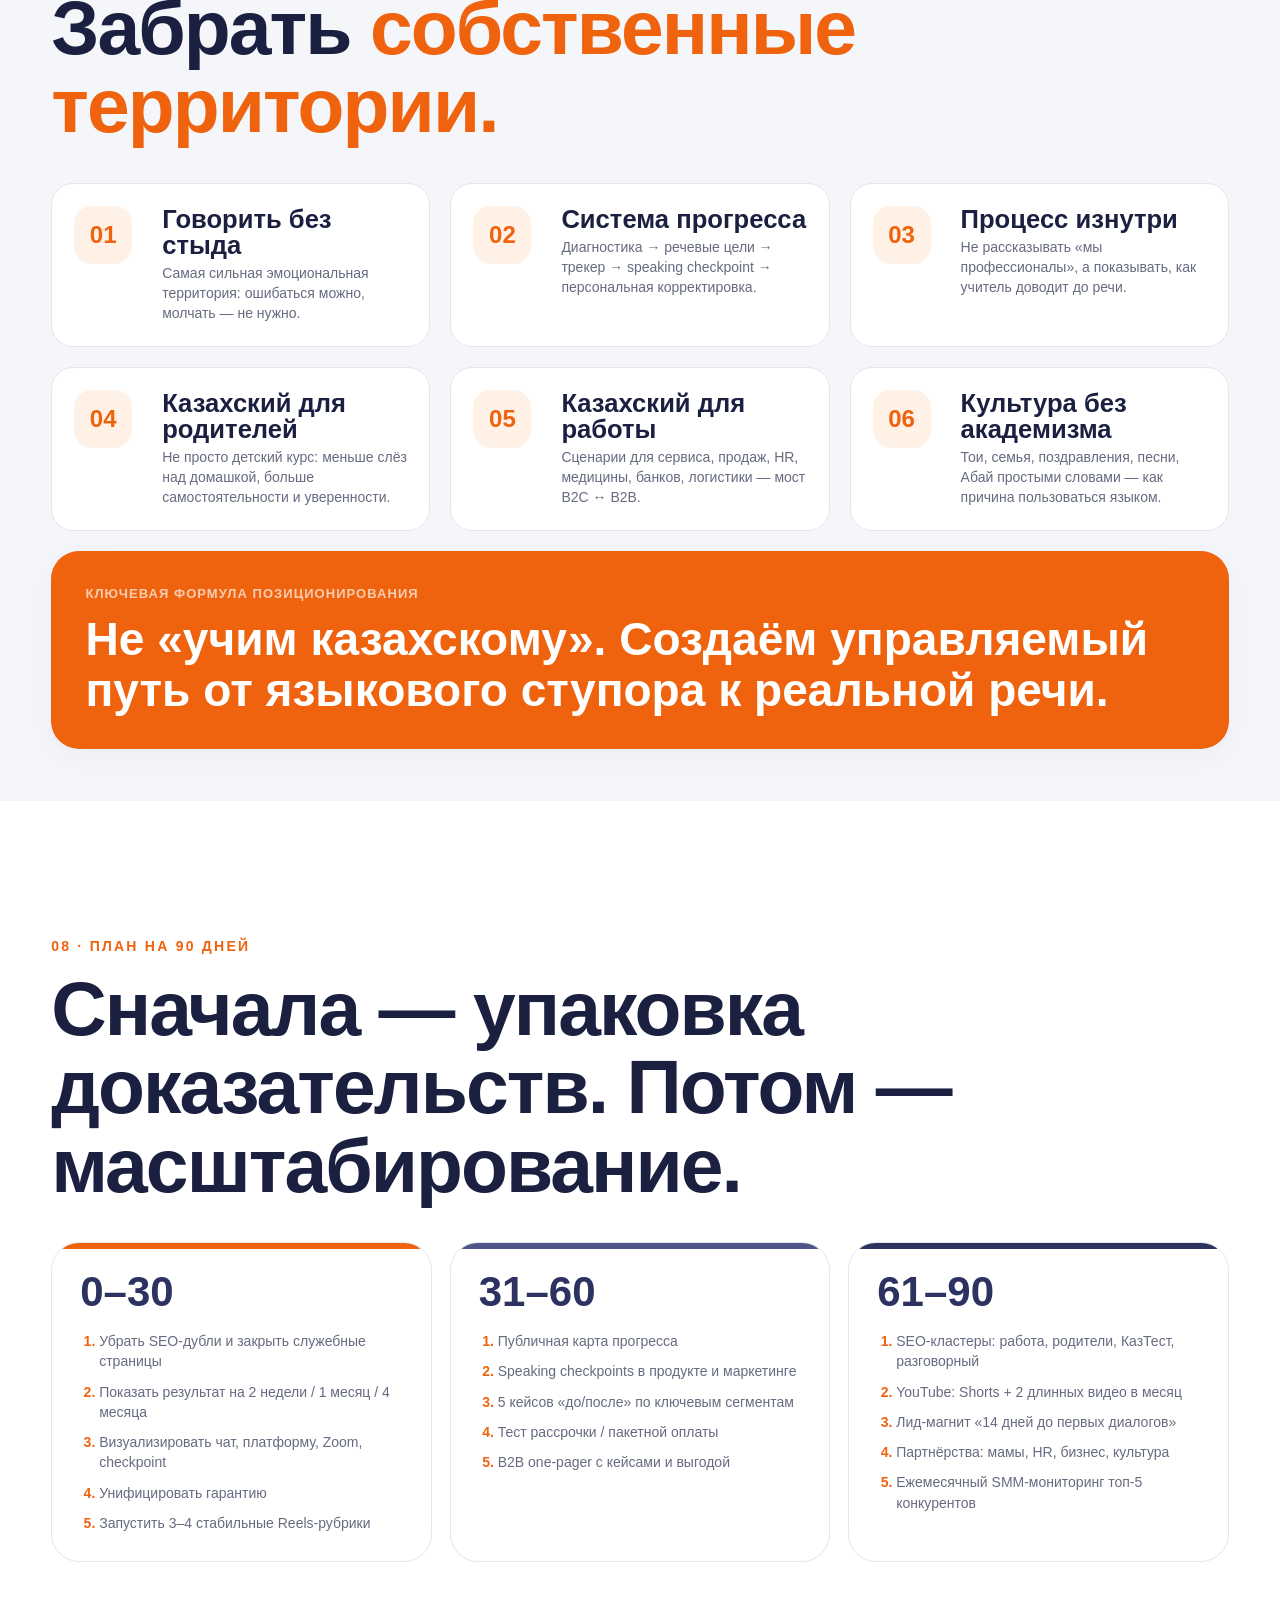
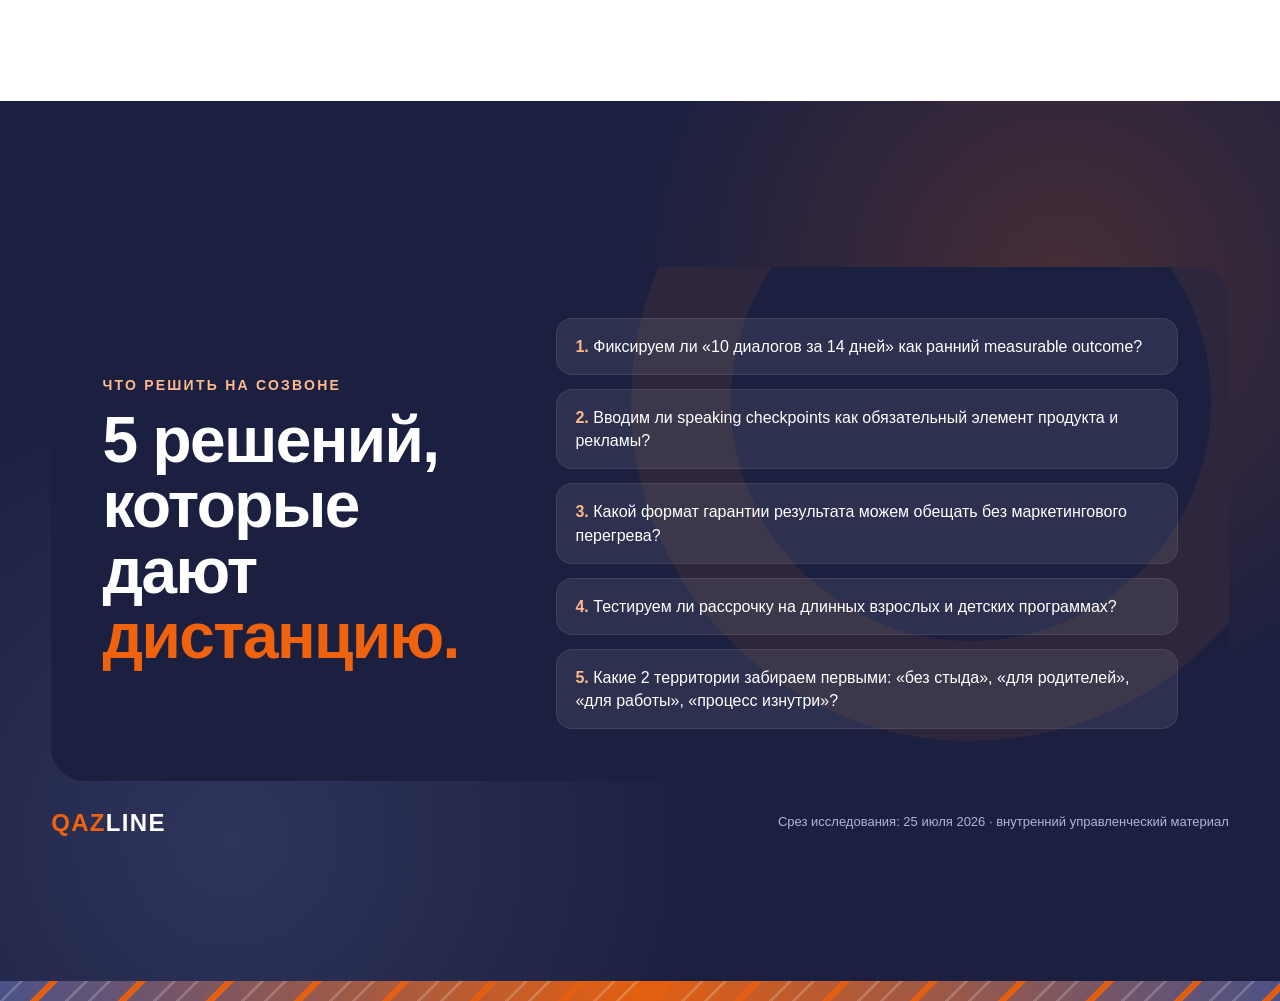
<file: competitor-landscape/index.html>
<!doctype html>
<html lang="ru">
<head>
<meta charset="utf-8" />
<meta name="viewport" content="width=device-width, initial-scale=1, viewport-fit=cover" />
<title>Qazline — конкурентный ландшафт 2026</title>
<meta name="description" content="Управленческая версия конкурентного исследования Qazline, июль 2026" />
<link rel="stylesheet" href="styles.css" /></head><body>
<div class="progress"><i></i></div>
<nav class="nav" aria-label="Навигация по разделам"><a href="#s1" title="Обложка"></a><a href="#s2" title="Рынок"></a><a href="#s3" title="Конкуренты"></a><a href="#s4" title="Обещания"></a><a href="#s5" title="Цена"></a><a href="#s6" title="Воронки"></a><a href="#s7" title="Qazline"></a><a href="#s8" title="Стратегия"></a><a href="#s9" title="90 дней"></a><a href="#s10" title="Решения"></a></nav>
<section class="slide cover" id="s1"><div class="ghost"></div><div class="patternstrip"></div><div class="inner"><div class="brandrow reveal"><div class="qaz-wordmark" aria-label="Qazline"><span>QAZ</span>LINE</div><div class="pill"><i></i>Маркетинговая разведка · июль 2026</div></div><div class="kicker reveal" data-delay="1">Конкурентный ландшафт</div><h1 class="reveal" data-delay="2">Кто забирает<br><span>наших лидов</span></h1><p class="sub reveal" data-delay="3">15 игроков, новые правила категории и конкретные зоны, где Qazline может усилить позицию.</p><div class="meta reveal" data-delay="4"><span class="pill">Для стратегического созвона</span><span class="pill">Управленческая версия</span><span class="pill">Без исследовательского «шума»</span></div></div></section>
<section class="slide" id="s2"><div class="inner"><div class="sectionHead"><div><div class="kicker reveal">01 · Что происходит с рынком</div><h2 class="reveal">Категория взрослеет.<br><span class="orange">«Без зубрёжки» уже не УТП.</span></h2></div><p class="lead reveal">Покупатель сравнивает не только преподавателя. Он сравнивает скорость результата, платформу, гарантию, рассрочку и то, насколько школа умеет доказать прогресс.</p></div><div class="heroStat"><div class="quote reveal"><div class="big">Главный сдвиг: спрос движется от «надо знать язык» к «мне нужно говорить в конкретной ситуации».</div><div class="small" style="color:#BFC4DF">Работа · дети · жизнь в Казахстане · страх/стыд говорить</div></div><div class="grid g2"><div class="card reveal" data-delay="1"><div class="num" data-count="41">0%</div><div class="label">населения недостаточно владеет казахским — по языковой концепции</div></div><div class="card orangebg reveal" data-delay="2"><div class="num" data-count="15">0</div><div class="label">конкурентов в срезе</div></div><div class="card reveal" data-delay="3"><div class="num">4</div><div class="label">ключевых драйвера спроса</div></div><div class="card dark reveal" data-delay="4"><div class="num">6</div><div class="label">игроков с высокой / очень высокой угрозой по исходной оценке</div></div></div></div></div></section>
<section class="slide" id="s3" style="background:white"><div class="inner"><div class="sectionHead"><div><div class="kicker reveal">02 · Поле конкуренции</div><h2 class="reveal">Основной удар — не от бесплатных курсов, а от <span class="orange">сильной упаковки результата.</span></h2></div><div class="donutWrap reveal"><div class="donut" aria-label="Распределение 15 конкурентов по исходной оценке угрозы"></div><div class="legend"><div><i style="background:var(--risk)"></i>6 — высокая / очень высокая</div><div><i style="background:var(--orange)"></i>2 — средняя / высокая</div><div><i style="background:var(--indigo-soft)"></i>3 — средняя</div><div><i style="background:#CDD0DF"></i>4 — низкая / нишевая / смешанная</div></div></div></div><div class="threatGrid"><article class="threat reveal"><div class="rank">01</div><span class="tag">Очень высокая</span><h3>IQRA</h3><p>Приложение, геймификация, гарантия, рассрочка, UGC и жёсткий оффер по сроку.</p><div class="hook">Крючок: «говорить за 2 месяца»</div></article><article class="threat reveal" data-delay="1"><div class="rank">02</div><span class="tag hi">Высокая</span><h3>Shanyraq Study</h3><p>30 минут в день, 12 месяцев доступа, носители, гарантия, сильный детский вход.</p><div class="hook">Крючок: «с первого месяца»</div></article><article class="threat reveal" data-delay="2"><div class="rank">03</div><span class="tag hi">Высокая</span><h3>Easy Kazakh</h3><p>Предельно простой оффер, видимые цены и сильная фигура автора.</p><div class="hook">Крючок: «1–2 недели»</div></article><article class="threat reveal"><div class="rank">04</div><span class="tag hi">Высокая</span><h3>Qazaq Study / Qlang</h3><p>Платформенность, корпоративность, авторитет «канадской методики».</p><div class="hook">Крючок: «свободно за 3 месяца»</div></article><article class="threat reveal" data-delay="1"><div class="rank">05</div><span class="tag hi">Высокая</span><h3>Kazakh Soft</h3><p>Сильная B2B-логика: СДО, модули, тесты и корпоративные внедрения.</p><div class="hook">Угроза: корпоративный сегмент</div></article><article class="threat reveal" data-delay="2"><div class="rank">06</div><span class="tag hi">Высокая / неясная</span><h3>Qazaq Tili Online</h3><p>Очень похожая продуктовая формула: 6000+, 80% практики, платформа, дети/взрослые/бизнес.</p><div class="hook">Риск: мимикрия категории / сходство оффера</div></article></div></div></section>
<section class="slide" id="s4"><div class="inner"><div class="sectionHead"><div><div class="kicker reveal">03 · Как теперь продают</div><h2 class="reveal">Рынок продаёт <span class="orange">результат как продукт</span>, а не набор уроков.</h2></div><p class="lead reveal">Платформа, гарантия, срок и ежедневная практика становятся частью ожиданий — даже если педагогически они не уникальны.</p></div><div class="matrix reveal"><table><thead><tr><th>Игрок</th><th>Срок в оффере</th><th>Платформа</th><th>Гарантия</th><th>Цена публична</th><th>Главный крючок</th></tr></thead><tbody><tr><td class="brandcell">Qazline</td><td>Без жёсткого X</td><td><span class="dot yes"></span>Да</td><td><span class="dot partial"></span>Возврат / 2 недели у детей</td><td><span class="dot yes"></span>Да</td><td>Динара, мягкая система, 6000+</td></tr><tr><td class="brandcell">IQRA</td><td>2 месяца / 8 недель</td><td><span class="dot yes"></span>Приложение</td><td><span class="dot yes"></span>Бесплатный повтор</td><td><span class="dot partial"></span>Рассрочка видна</td><td>Гарантия + app + Kaspi</td></tr><tr><td class="brandcell">Shanyraq</td><td>С первого месяца</td><td><span class="dot yes"></span>12 мес. доступа</td><td><span class="dot yes"></span>Повтор обучения</td><td><span class="dot partial"></span>Не полностью</td><td>30 минут в день</td></tr><tr><td class="brandcell">Easy Kazakh</td><td>1–2 недели / 3 мес.</td><td><span class="dot partial"></span>Telegram</td><td><span class="dot partial"></span>Условная</td><td><span class="dot yes"></span>Да</td><td>Простота + автор + цена</td></tr><tr><td class="brandcell">Qazaq Study</td><td>2–3 месяца</td><td><span class="dot yes"></span>Qlang</td><td><span class="dot no"></span>Неясно</td><td><span class="dot no"></span>По запросу</td><td>Методика + корпоративность</td></tr><tr><td class="brandcell">Soyle / Tilqural</td><td>Свободный темп</td><td><span class="dot yes"></span>Сайт + app</td><td><span class="dot no"></span>Нет</td><td><span class="dot yes"></span>Бесплатно</td><td>Нулевой риск входа</td></tr></tbody></table></div><div class="grid g3" style="margin-top:18px"><div class="card soft reveal"><h3>Новая «гигиена»</h3><p>Разговорная практика, чат, Zoom и платформа уже не выделяют — они ожидаются.</p></div><div class="card reveal" data-delay="1"><h3>Новая валюта доверия</h3><p>Speaking checkpoints, кейсы «до/после», визуальный трек прогресса.</p></div><div class="card dark reveal" data-delay="2"><h3>Новый барьер цены</h3><p>Рассрочка меняет восприятие стоимости сильнее, чем сама итоговая цена.</p></div></div></div></section>
<section class="slide" id="s5" style="background:white"><div class="inner"><div class="sectionHead"><div><div class="kicker reveal">04 · Цена и психология покупки</div><h2 class="reveal">Qazline выглядит как <span class="orange">средний / средний+</span>. Защищать нужно не цену, а ценность объёма.</h2></div><p class="lead reveal">Цены Qazline открыты на сайте по тарифам и месяцам. Следующая задача — не открывать цену, а ещё яснее показывать, что именно входит в каждый тариф и за счёт чего формируется ценность.</p></div><div class="priceAxis reveal"><div class="priceLabel free"><strong>Soyle / Tilqural</strong><span>бесплатно</span></div><div class="priceLabel easy"><strong>Easy Kazakh</strong><span>20k самостоятельный / 60k интенсив</span></div><div class="priceLabel qaz"><strong>Qazline</strong><span>40k / 60k / 65k в месяц у взрослых</span></div><div class="priceLabel iqra"><strong>IQRA</strong><span>акцент на рассрочку, не на цену</span></div><div class="priceLabel shan"><strong>Shanyraq</strong><span>81–120k за 3/6 мес. — по форумному отзыву</span></div><div class="axisNote l">ниже барьер входа</div><div class="axisNote r">выше воспринимаемая ценность / платёжные механики</div></div><div class="card orangebg reveal" style="margin-top:18px"><div class="label">Что показывать вместо «40 000 тг / месяц»</div><div style="font:600 clamp(26px,3vw,46px)/1.15 'Roboto Condensed',Inter,Arial,sans-serif;margin-top:8px">«16 занятий + регулярная практика + платформа + speaking checkpoint + обратная связь = понятный маршрут прогресса»</div></div></div></section>
<section class="slide" id="s6"><div class="inner"><div class="sectionHead"><div><div class="kicker reveal">05 · Воронки и контент</div><h2 class="reveal">Конкуренты снижают трение на каждом шаге. <span class="orange">Нам нужен такой же лёгкий вход — без инфобизнес-агрессии.</span></h2></div></div><div class="grid g2"><div class="card reveal"><h3>Что уже работает в категории</h3><div class="bars" style="margin-top:24px"><div class="barRow"><span>Быстрый срок</span><div class="barTrack"><div class="barFill" style="width:96%"></div></div><b>high</b></div><div class="barRow"><span>Гарантия</span><div class="barTrack"><div class="barFill" style="width:82%"></div></div><b>↑</b></div><div class="barRow"><span>Приложение</span><div class="barTrack"><div class="barFill" style="width:76%"></div></div><b>↑</b></div><div class="barRow"><span>Рассрочка</span><div class="barTrack"><div class="barFill" style="width:68%"></div></div><b>↑</b></div><div class="barRow"><span>Комментарий «+»</span><div class="barTrack"><div class="barFill" style="width:58%"></div></div><b>test</b></div></div><p class="small" style="margin-top:20px">Шкала — качественная управленческая оценка силы приёма по исследованию, не доля рынка.</p></div><div class="grid"><div class="wedge reveal" data-delay="1"><div class="icon">01</div><div><h3>Микро-действие вместо анкеты</h3><p>«Напишите + — пришлём тест уровня и 30 фраз». Меньше трения, больше тёплых лидов.</p></div></div><div class="wedge reveal" data-delay="2"><div class="icon">02</div><div><h3>Показывать внутренности продукта</h3><p>Экран платформы, чат, фрагмент Zoom, исправление ошибки, checkpoint — вместо ещё одного «без зубрёжки».</p></div></div><div class="wedge reveal" data-delay="3"><div class="icon">03</div><div><h3>Ранняя победа</h3><p>Не «свободно за 2 недели», а «10 бытовых диалогов за 14 дней» — конкретно и честно.</p></div></div><div class="wedge reveal" data-delay="4"><div class="icon">04</div><div><h3>Founder-brand как защита</h3><p>Динара и стабильные лица — актив, который сложнее скопировать, чем лендинг или мем.</p></div></div></div></div></div></section>
<section class="slide" id="s7" style="background:white"><div class="inner"><div class="sectionHead"><div><div class="kicker reveal">06 · Позиция Qazline</div><h2 class="reveal">Сила есть. Проблема — часть сильных сторон <span class="orange">рынок уже научился копировать словами.</span></h2></div></div><div class="grid g2"><div class="card dark reveal"><div class="kicker" style="color:#FFB98A">Что защищает бренд</div><h3 style="font-size:32px;margin-bottom:22px">Сильные стороны</h3><div class="grid" style="gap:12px"><div class="pill">Founder-brand Динары</div><div class="pill">Фокус именно на казахском</div><div class="pill">Взрослые + дети + B2B</div><div class="pill">Система уровней и сопровождение</div><div class="pill">6000+ учеников</div><div class="pill">Эмоционально безопасная подача</div></div></div><div class="card reveal" data-delay="1"><div class="kicker">Что мешает росту</div><h3 style="font-size:32px;margin-bottom:22px">Уязвимости</h3><div class="grid" style="gap:14px"><div class="wedge"><div class="icon">!</div><div><h3>УТП стало общим языком рынка</h3><p>«80% практики», «без зубрёжки», «Zoom + чат» больше не дают заметной дистанции.</p></div></div><div class="wedge"><div class="icon">!</div><div><h3>Недостаточно proof-контента</h3><p>Мало публичных speaking samples, checkpoints и процесса «изнутри».</p></div></div><div class="wedge"><div class="icon">!</div><div><h3>Гарантия не собрана в один актив</h3><p>Разные условия на взрослых и детских страницах ослабляют ясность.</p></div></div><div class="wedge"><div class="icon">!</div><div><h3>SEO-дубли и служебные страницы</h3><p>Похожие страницы и индексируемая внутренняя информация создают риск доверия и утечки.</p></div></div></div></div></div></div></section>
<section class="slide" id="s8"><div class="inner"><div class="sectionHead"><div><div class="kicker reveal">07 · Где выиграть</div><h2 class="reveal">Не быть «ещё одной современной школой». Забрать <span class="orange">собственные территории.</span></h2></div></div><div class="grid g3"><div class="wedge reveal"><div class="icon">01</div><div><h3>Говорить без стыда</h3><p>Самая сильная эмоциональная территория: ошибаться можно, молчать — не нужно.</p></div></div><div class="wedge reveal" data-delay="1"><div class="icon">02</div><div><h3>Система прогресса</h3><p>Диагностика → речевые цели → трекер → speaking checkpoint → персональная корректировка.</p></div></div><div class="wedge reveal" data-delay="2"><div class="icon">03</div><div><h3>Процесс изнутри</h3><p>Не рассказывать «мы профессионалы», а показывать, как учитель доводит до речи.</p></div></div><div class="wedge reveal"><div class="icon">04</div><div><h3>Казахский для родителей</h3><p>Не просто детский курс: меньше слёз над домашкой, больше самостоятельности и уверенности.</p></div></div><div class="wedge reveal" data-delay="1"><div class="icon">05</div><div><h3>Казахский для работы</h3><p>Сценарии для сервиса, продаж, HR, медицины, банков, логистики — мост B2C ↔ B2B.</p></div></div><div class="wedge reveal" data-delay="2"><div class="icon">06</div><div><h3>Культура без академизма</h3><p>Тои, семья, поздравления, песни, Абай простыми словами — как причина пользоваться языком.</p></div></div></div><div class="card orangebg reveal" style="margin-top:20px"><div class="label">Ключевая формула позиционирования</div><div style="font:600 clamp(28px,3.6vw,52px)/1.1 'Roboto Condensed',Inter,Arial,sans-serif;margin-top:10px">Не «учим казахскому». Создаём управляемый путь от языкового ступора к реальной речи.</div></div></div></section>
<section class="slide" id="s9" style="background:white"><div class="inner"><div class="sectionHead"><div><div class="kicker reveal">08 · План на 90 дней</div><h2 class="reveal">Сначала — упаковка доказательств. Потом — масштабирование.</h2></div></div><div class="road"><div class="phase reveal"><div class="days">0–30</div><ol><li>Убрать SEO-дубли и закрыть служебные страницы</li><li>Показать результат на 2 недели / 1 месяц / 4 месяца</li><li>Визуализировать чат, платформу, Zoom, checkpoint</li><li>Унифицировать гарантию</li><li>Запустить 3–4 стабильные Reels-рубрики</li></ol></div><div class="phase reveal" data-delay="1"><div class="days">31–60</div><ol><li>Публичная карта прогресса</li><li>Speaking checkpoints в продукте и маркетинге</li><li>5 кейсов «до/после» по ключевым сегментам</li><li>Тест рассрочки / пакетной оплаты</li><li>B2B one-pager с кейсами и выгодой</li></ol></div><div class="phase reveal" data-delay="2"><div class="days">61–90</div><ol><li>SEO-кластеры: работа, родители, КазТест, разговорный</li><li>YouTube: Shorts + 2 длинных видео в месяц</li><li>Лид-магнит «14 дней до первых диалогов»</li><li>Партнёрства: мамы, HR, бизнес, культура</li><li>Ежемесячный SMM-мониторинг топ-5 конкурентов</li></ol></div></div></div></section>
<section class="slide cover" id="s10"><div class="inner"><div class="callout reveal"><div><div class="kicker" style="color:#FFB98A">Что решить на созвоне</div><h2 class="white" style="font-size:clamp(42px,5vw,78px)">5 решений,<br>которые дают <span class="orange">дистанцию.</span></h2></div><ul><li><b>1.</b> Фиксируем ли «10 диалогов за 14 дней» как ранний measurable outcome?</li><li><b>2.</b> Вводим ли speaking checkpoints как обязательный элемент продукта и рекламы?</li><li><b>3.</b> Какой формат гарантии результата можем обещать без маркетингового перегрева?</li><li><b>4.</b> Тестируем ли рассрочку на длинных взрослых и детских программах?</li><li><b>5.</b> Какие 2 территории забираем первыми: «без стыда», «для родителей», «для работы», «процесс изнутри»?</li></ul></div><div style="display:flex;justify-content:space-between;align-items:center;gap:20px;margin-top:30px;flex-wrap:wrap" class="reveal" data-delay="1"><div class="qaz-wordmark smallmark" aria-label="Qazline"><span>QAZ</span>LINE</div><div class="small" style="color:#AEB4D3">Срез исследования: 25 июля 2026 · внутренний управленческий материал</div></div></div><div class="patternstrip"></div></section>
<script src="app.js"></script></body></html>
</file>
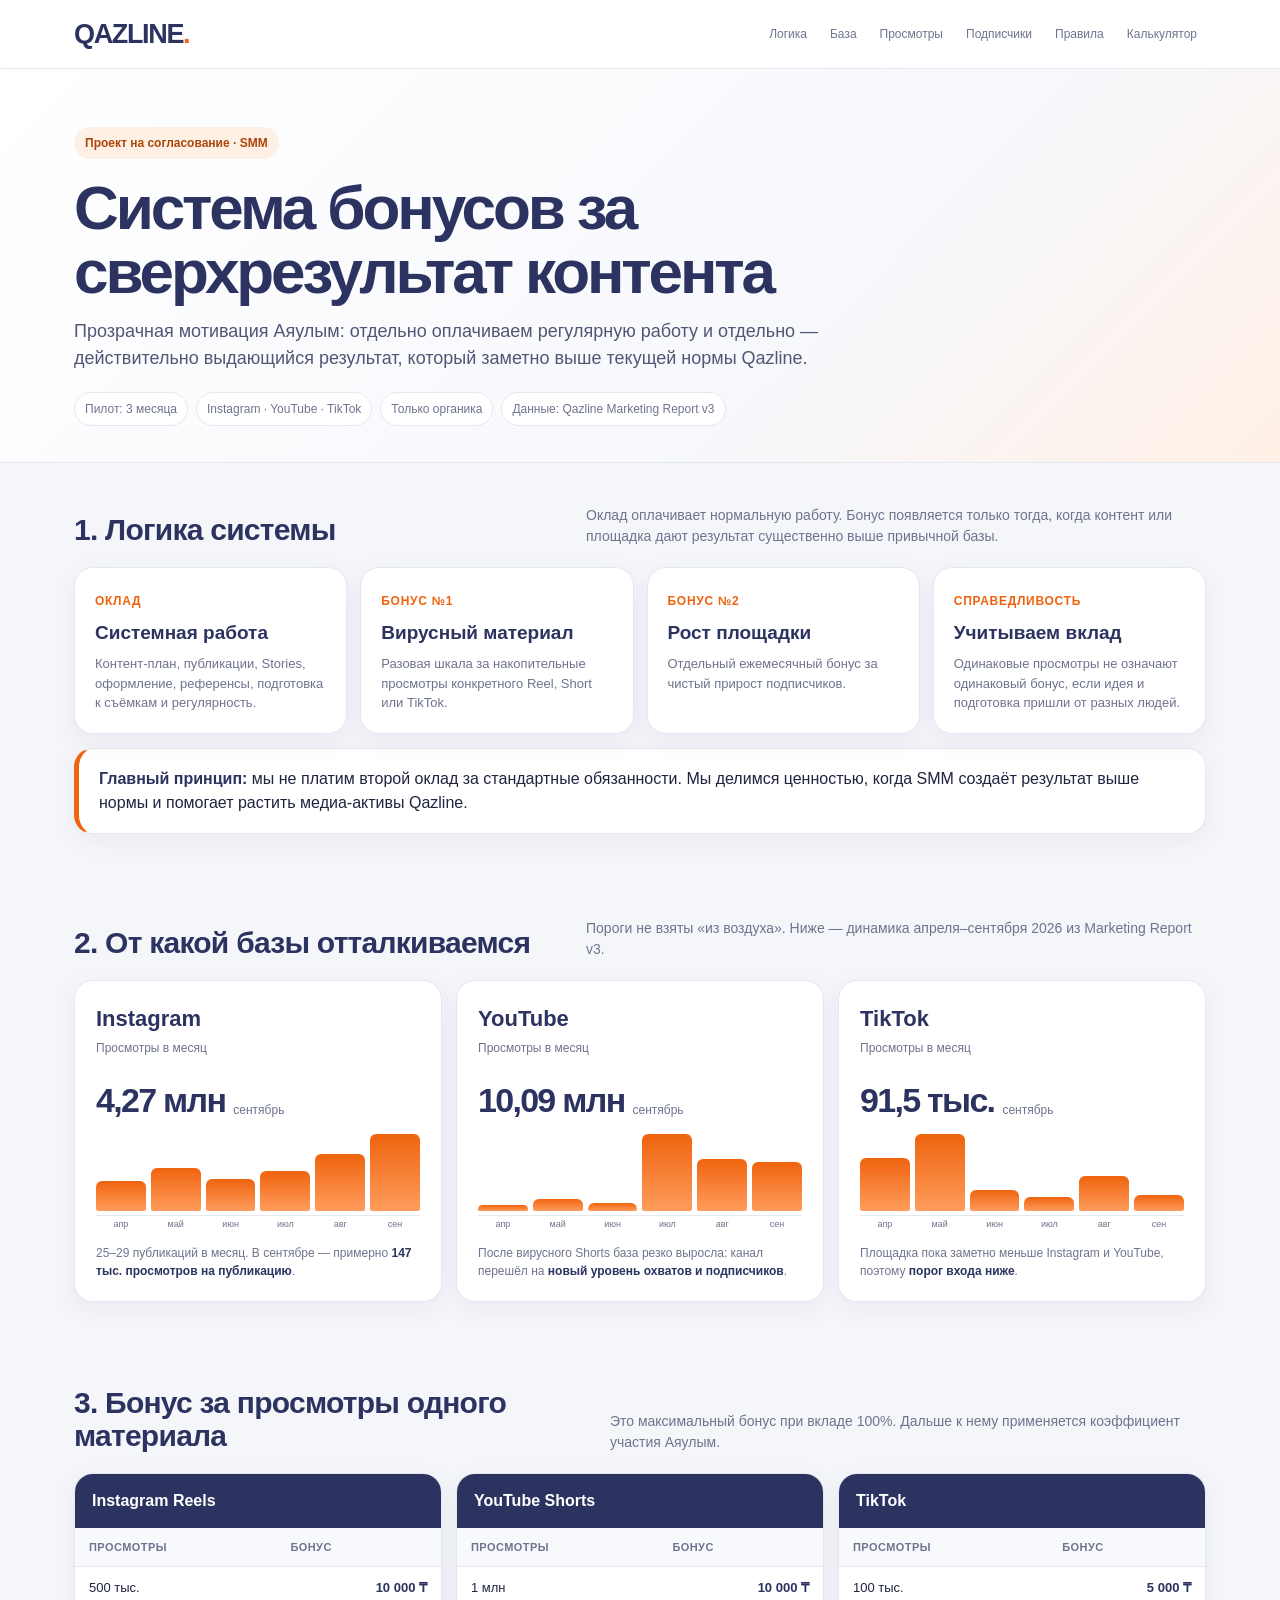
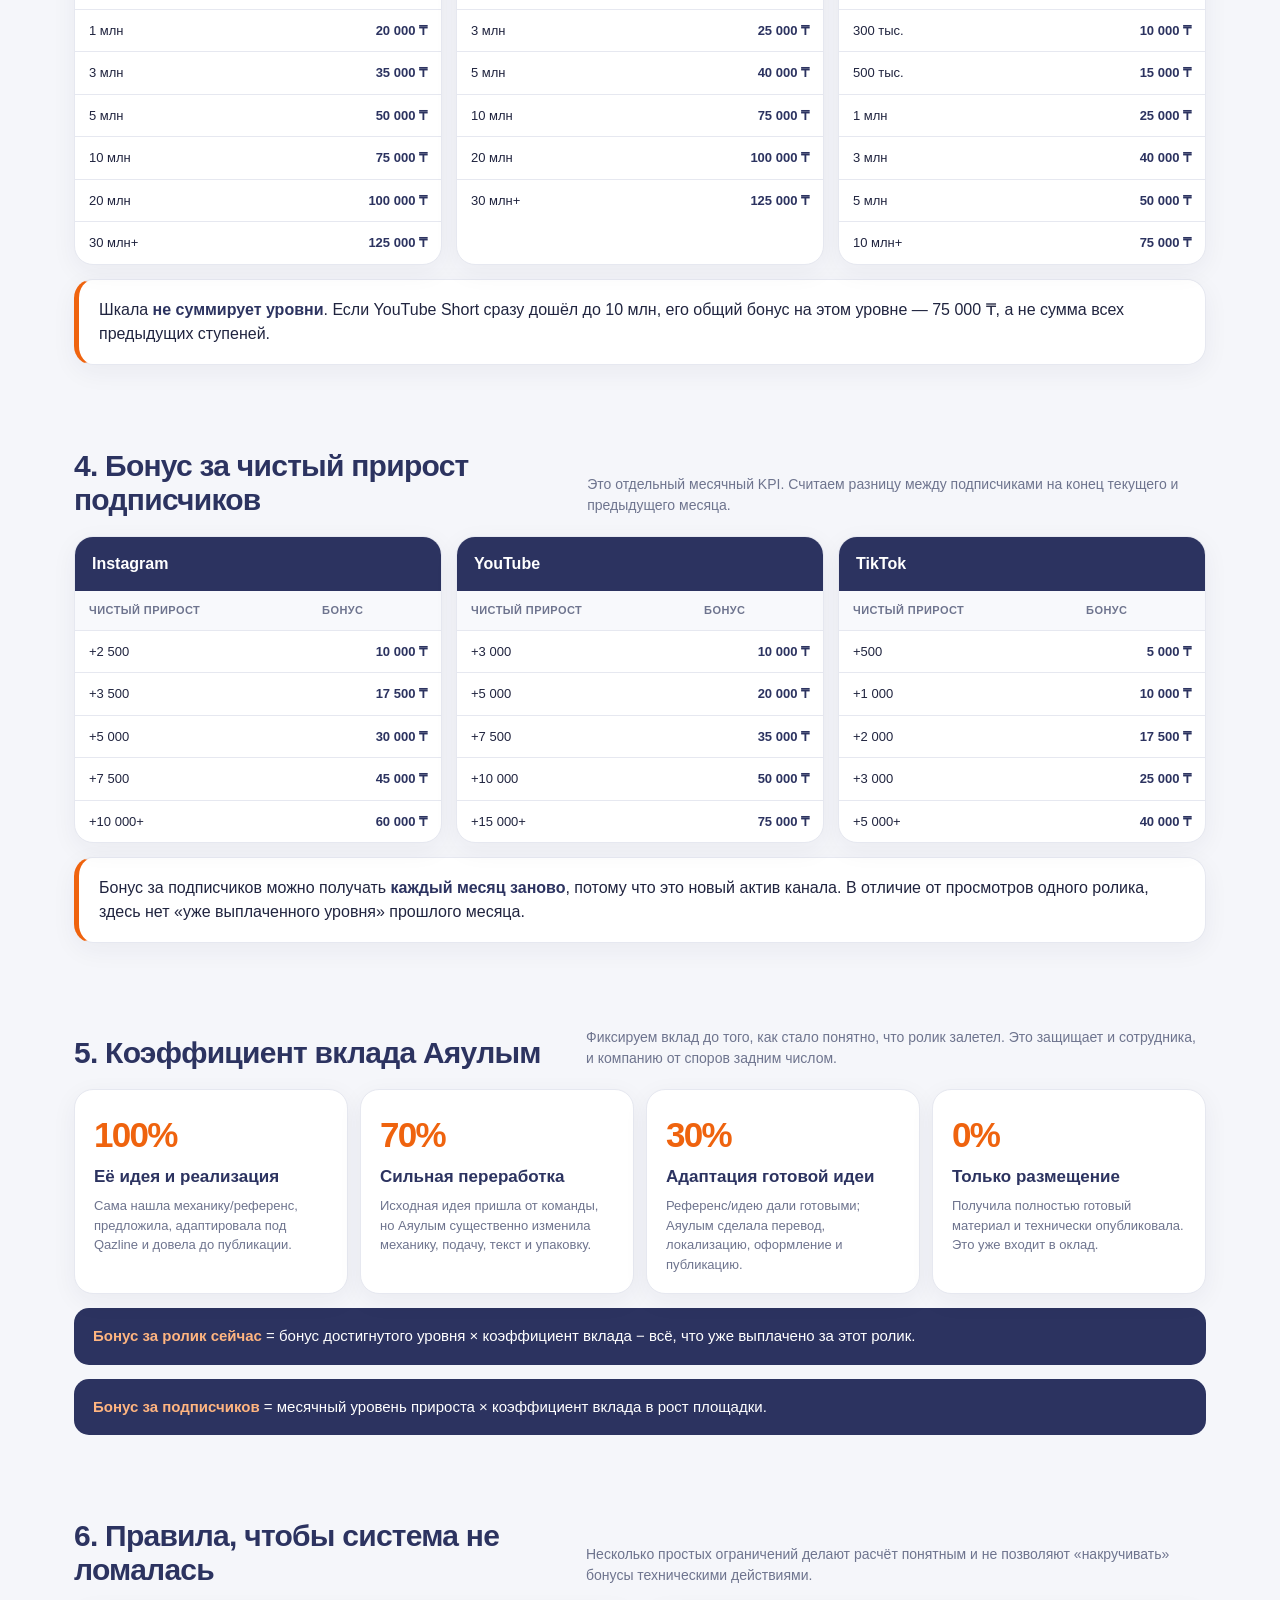
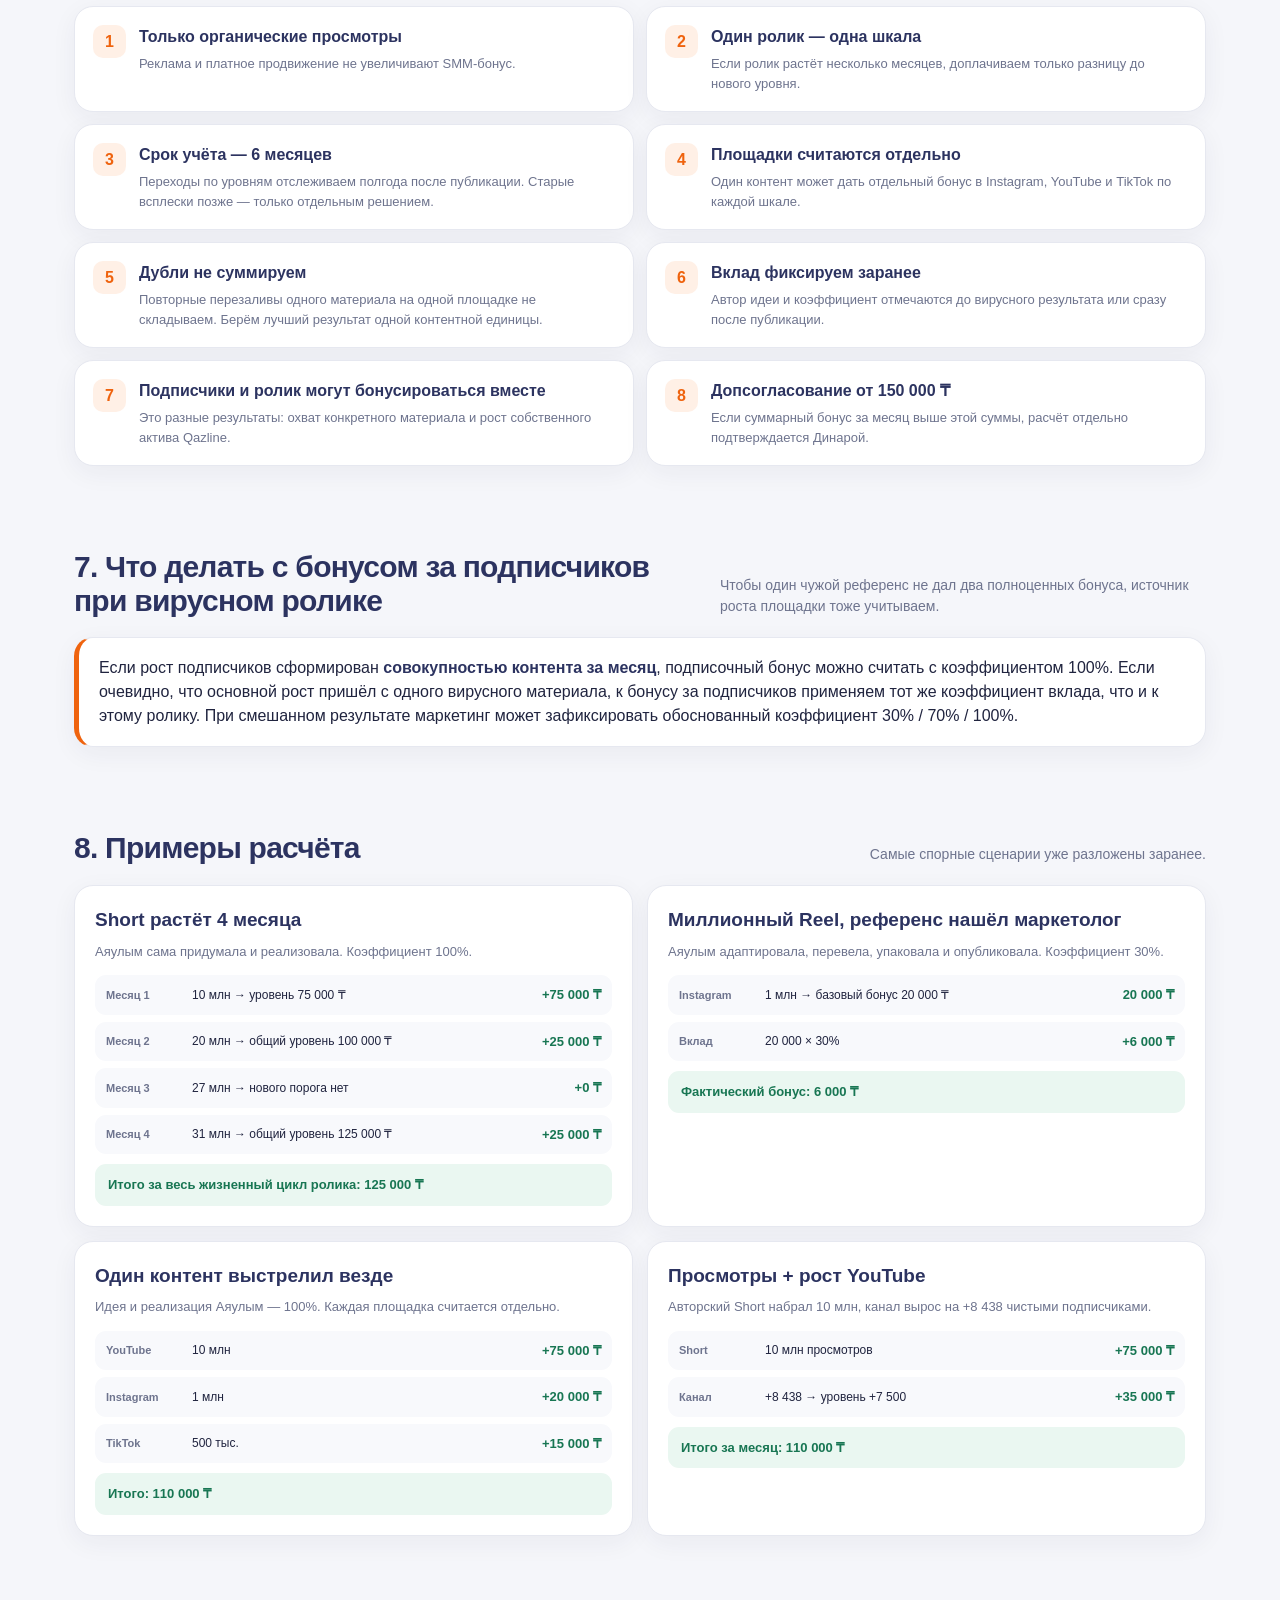
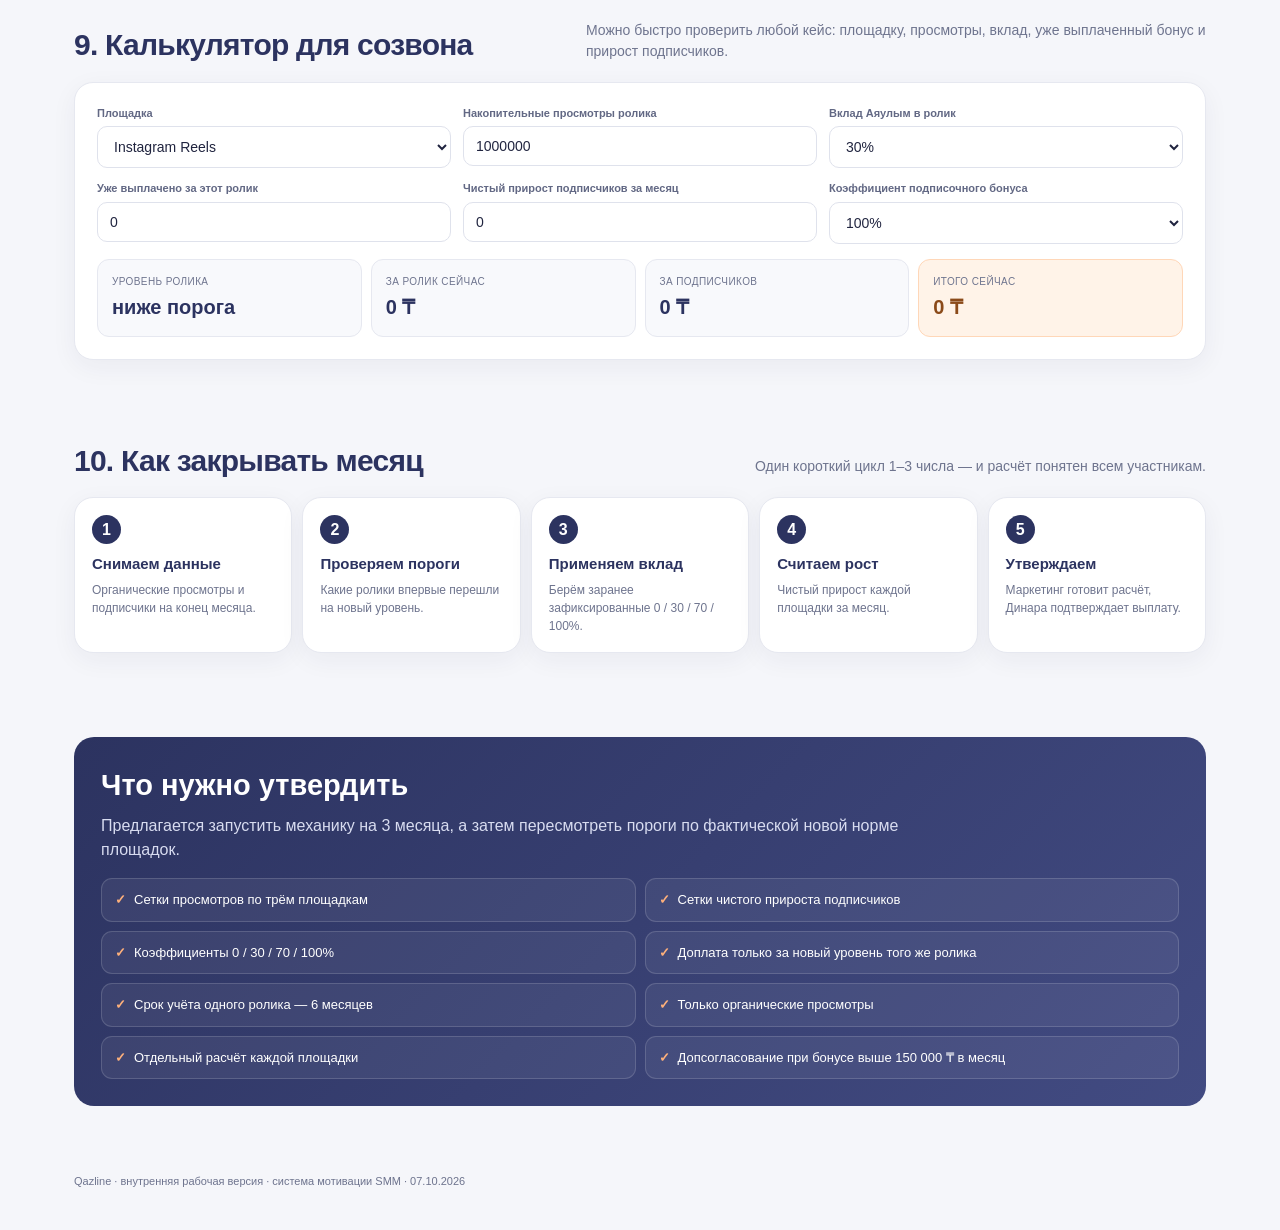
<file: smm-motivation/index.html>
<!doctype html>
<html lang="ru">
<head>
<meta charset="utf-8">
<meta name="viewport" content="width=device-width,initial-scale=1">
<title>Qazline — система мотивации SMM</title>
<style>
:root{--ind:#2c3360;--orange:#ef630e;--ink:#20243f;--muted:#6e748e;--line:#e6e8f0;--bg:#f5f6fa;--paper:#fff;--soft:#f8f9fc;--ok:#187653;--okbg:#eaf7f1;--warn:#8b4a19;--warnbg:#fff3e8}
*{box-sizing:border-box}html{scroll-behavior:smooth}body{margin:0;background:var(--bg);color:var(--ink);font-family:Inter,-apple-system,BlinkMacSystemFont,"Segoe UI",Roboto,Arial,sans-serif;line-height:1.5}.wrap{max-width:1180px;margin:auto;padding:0 24px}.top{position:sticky;top:0;z-index:20;background:rgba(255,255,255,.94);backdrop-filter:blur(12px);border-bottom:1px solid var(--line)}.topin{height:68px;display:flex;align-items:center;justify-content:space-between;gap:20px}.logo{font-size:27px;font-weight:900;letter-spacing:-.05em;color:var(--ind)}.logo span{color:var(--orange)}.nav{display:flex;gap:5px;flex-wrap:wrap}.nav a{text-decoration:none;color:var(--muted);font-size:12px;padding:8px 9px;border-radius:9px}.nav a:hover{background:#f0f2f8;color:var(--ind)}
.hero{padding:58px 0 36px;background:linear-gradient(135deg,#fff 0%,#f7f8fc 65%,#fff0e5 100%);border-bottom:1px solid var(--line)}.kicker{display:inline-flex;padding:7px 11px;border-radius:999px;background:#fff0e6;color:#a94608;font-size:12px;font-weight:800}.hero h1{max-width:920px;margin:17px 0 14px;color:var(--ind);font-size:clamp(36px,5.4vw,62px);line-height:1.03;letter-spacing:-.05em}.hero p{max-width:850px;font-size:18px;color:#505775;margin:0 0 20px}.chips{display:flex;gap:8px;flex-wrap:wrap}.chip{padding:7px 10px;border:1px solid var(--line);background:#fff;border-radius:999px;color:var(--muted);font-size:12px}
section{padding:42px 0}.head{display:flex;justify-content:space-between;align-items:end;gap:20px;margin-bottom:20px}.head h2{margin:0;color:var(--ind);font-size:30px;letter-spacing:-.025em;line-height:1.12}.head p{max-width:620px;margin:0;color:var(--muted);font-size:14px}.card{background:var(--paper);border:1px solid var(--line);border-radius:19px;box-shadow:0 7px 26px rgba(28,32,64,.055)}.principles{display:grid;grid-template-columns:repeat(4,1fr);gap:13px}.principle{padding:20px}.principle b{font-size:12px;color:var(--orange);text-transform:uppercase;letter-spacing:.06em}.principle h3{margin:7px 0;color:var(--ind);font-size:19px}.principle p{margin:0;color:var(--muted);font-size:13px}.note{padding:18px 20px;border-left:5px solid var(--orange);margin-top:14px}.note strong{color:var(--ind)}
.baseline{display:grid;grid-template-columns:repeat(3,1fr);gap:14px}.platform{padding:21px}.platform h3{margin:0;color:var(--ind);font-size:22px}.platform .sub{font-size:12px;color:var(--muted);margin-top:4px}.numbers{display:flex;align-items:end;gap:8px;margin:18px 0 8px}.numbers strong{font-size:34px;letter-spacing:-.05em;color:var(--ind)}.numbers span{font-size:12px;color:var(--muted);padding-bottom:7px}.trend{display:grid;grid-template-columns:repeat(6,1fr);gap:5px;height:82px;align-items:end;border-bottom:1px solid var(--line);padding-bottom:4px}.bar{background:linear-gradient(180deg,var(--orange),#ff9c5c);border-radius:6px 6px 2px 2px;min-height:6px;position:relative}.bar i{position:absolute;left:50%;transform:translateX(-50%);bottom:-21px;font-style:normal;font-size:9px;color:var(--muted)}.platform .foot{margin-top:28px;font-size:12px;color:var(--muted)}.platform .foot b{color:var(--ind)}
.tables{display:grid;grid-template-columns:repeat(3,1fr);gap:14px}.tablecard{overflow:hidden}.tabletitle{padding:15px 17px;background:var(--ind);color:#fff;font-weight:850}.tablewrap{overflow:auto}table{width:100%;border-collapse:collapse}th,td{padding:11px 14px;border-bottom:1px solid var(--line);font-size:13px;text-align:left}th{background:var(--soft);color:var(--muted);font-size:11px;text-transform:uppercase;letter-spacing:.04em}tr:last-child td{border-bottom:0}td:last-child{text-align:right;font-weight:850;color:var(--ind);white-space:nowrap}
.coeffs{display:grid;grid-template-columns:repeat(4,1fr);gap:12px}.coeff{padding:19px}.pct{font-size:35px;font-weight:900;color:var(--orange);letter-spacing:-.05em}.coeff h3{font-size:17px;margin:2px 0 7px;color:var(--ind)}.coeff p{font-size:13px;color:var(--muted);margin:0}.formula{margin-top:14px;background:var(--ind);color:white;border-radius:15px;padding:17px 19px;font-size:15px}.formula strong{color:#ffb580}
.rules{display:grid;grid-template-columns:repeat(2,1fr);gap:12px}.rule{padding:18px;display:flex;gap:13px}.ico{width:33px;height:33px;display:grid;place-items:center;border-radius:10px;background:#fff0e6;color:var(--orange);font-weight:900;flex:0 0 auto}.rule h3{margin:0 0 5px;color:var(--ind);font-size:16px}.rule p{margin:0;color:var(--muted);font-size:13px}
.cases{display:grid;grid-template-columns:repeat(2,1fr);gap:14px}.case{padding:20px}.case h3{margin:0 0 7px;color:var(--ind);font-size:19px}.case>p{margin:0 0 14px;color:var(--muted);font-size:13px}.step{display:grid;grid-template-columns:76px 1fr auto;gap:10px;padding:10px 11px;background:var(--soft);border-radius:11px;margin-top:7px;align-items:center}.step .m{font-size:11px;font-weight:800;color:var(--muted)}.step .e{font-size:12px}.step .pay{font-size:13px;font-weight:900;color:var(--ok);white-space:nowrap}.total{margin-top:10px;background:var(--okbg);color:var(--ok);border-radius:11px;padding:11px 13px;font-weight:850;font-size:13px}
.calc{padding:22px}.calcgrid{display:grid;grid-template-columns:repeat(3,1fr);gap:12px}label{display:block;color:#626884;font-size:11px;font-weight:800;margin-bottom:5px}select,input{width:100%;padding:11px 12px;border:1px solid #dfe2ec;border-radius:10px;background:#fff;color:var(--ink);font-size:14px}.results{display:grid;grid-template-columns:repeat(4,1fr);gap:9px;margin-top:15px}.res{padding:14px;background:var(--soft);border:1px solid var(--line);border-radius:12px}.res .l{font-size:10px;text-transform:uppercase;color:var(--muted);letter-spacing:.04em}.res .v{font-size:20px;font-weight:900;color:var(--ind);margin-top:3px}.res.final{background:var(--warnbg);border-color:#ffd7b8}.res.final .v{color:var(--warn)}
.process{display:grid;grid-template-columns:repeat(5,1fr);gap:10px}.proc{padding:17px}.proc .n{width:29px;height:29px;border-radius:50%;display:grid;place-items:center;background:var(--ind);color:#fff;font-weight:900;margin-bottom:9px}.proc h3{font-size:15px;margin:0 0 5px;color:var(--ind)}.proc p{font-size:12px;margin:0;color:var(--muted)}
.decision{padding:27px;background:linear-gradient(135deg,var(--ind),#424b82);border-radius:20px;color:#fff}.decision h2{font-size:29px;margin:0 0 7px}.decision p{margin:0 0 16px;color:#d8dcf0;max-width:850px}.checks{display:grid;grid-template-columns:repeat(2,1fr);gap:9px}.check{padding:11px 13px;border-radius:11px;border:1px solid rgba(255,255,255,.15);background:rgba(255,255,255,.06);font-size:13px}.check:before{content:"✓";color:#ffb17b;font-weight:900;margin-right:8px}.footer{padding:25px 0 40px;color:var(--muted);font-size:11px}
@media(max-width:950px){.principles,.coeffs{grid-template-columns:repeat(2,1fr)}.baseline,.tables{grid-template-columns:1fr}.process{grid-template-columns:repeat(2,1fr)}.nav{display:none}}
@media(max-width:650px){.wrap{padding:0 14px}.hero{padding-top:38px}.hero p{font-size:16px}.head{align-items:flex-start;flex-direction:column}.principles,.coeffs,.rules,.cases,.calcgrid,.results,.process,.checks{grid-template-columns:1fr}.step{grid-template-columns:64px 1fr}.step .pay{grid-column:2}}
</style>
</head>
<body>
<header class="top"><div class="wrap topin"><div class="logo">QAZLINE<span>.</span></div><nav class="nav"><a href="#logic">Логика</a><a href="#baseline">База</a><a href="#views">Просмотры</a><a href="#followers">Подписчики</a><a href="#rules">Правила</a><a href="#calc">Калькулятор</a></nav></div></header>

<div class="hero"><div class="wrap">
<div class="kicker">Проект на согласование · SMM</div>
<h1>Система бонусов за сверхрезультат контента</h1>
<p>Прозрачная мотивация Аяулым: отдельно оплачиваем регулярную работу и отдельно — действительно выдающийся результат, который заметно выше текущей нормы Qazline.</p>
<div class="chips"><div class="chip">Пилот: 3 месяца</div><div class="chip">Instagram · YouTube · TikTok</div><div class="chip">Только органика</div><div class="chip">Данные: Qazline Marketing Report v3</div></div>
</div></div>

<main>
<section id="logic"><div class="wrap">
<div class="head"><h2>1. Логика системы</h2><p>Оклад оплачивает нормальную работу. Бонус появляется только тогда, когда контент или площадка дают результат существенно выше привычной базы.</p></div>
<div class="principles">
<div class="card principle"><b>Оклад</b><h3>Системная работа</h3><p>Контент-план, публикации, Stories, оформление, референсы, подготовка к съёмкам и регулярность.</p></div>
<div class="card principle"><b>Бонус №1</b><h3>Вирусный материал</h3><p>Разовая шкала за накопительные просмотры конкретного Reel, Short или TikTok.</p></div>
<div class="card principle"><b>Бонус №2</b><h3>Рост площадки</h3><p>Отдельный ежемесячный бонус за чистый прирост подписчиков.</p></div>
<div class="card principle"><b>Справедливость</b><h3>Учитываем вклад</h3><p>Одинаковые просмотры не означают одинаковый бонус, если идея и подготовка пришли от разных людей.</p></div>
</div>
<div class="card note"><strong>Главный принцип:</strong> мы не платим второй оклад за стандартные обязанности. Мы делимся ценностью, когда SMM создаёт результат выше нормы и помогает растить медиа-активы Qazline.</div>
</div></section>

<section id="baseline"><div class="wrap">
<div class="head"><h2>2. От какой базы отталкиваемся</h2><p>Пороги не взяты «из воздуха». Ниже — динамика апреля–сентября 2026 из Marketing Report v3.</p></div>
<div class="baseline">
<div class="card platform"><h3>Instagram</h3><div class="sub">Просмотры в месяц</div><div class="numbers"><strong>4,27 млн</strong><span>сентябрь</span></div><div class="trend"><div class="bar" style="height:39%"><i>апр</i></div><div class="bar" style="height:56%"><i>май</i></div><div class="bar" style="height:41%"><i>июн</i></div><div class="bar" style="height:52%"><i>июл</i></div><div class="bar" style="height:74%"><i>авг</i></div><div class="bar" style="height:100%"><i>сен</i></div></div><div class="foot">25–29 публикаций в месяц. В сентябре — примерно <b>147 тыс. просмотров на публикацию</b>.</div></div>
<div class="card platform"><h3>YouTube</h3><div class="sub">Просмотры в месяц</div><div class="numbers"><strong>10,09 млн</strong><span>сентябрь</span></div><div class="trend"><div class="bar" style="height:8%"><i>апр</i></div><div class="bar" style="height:15%"><i>май</i></div><div class="bar" style="height:10%"><i>июн</i></div><div class="bar" style="height:100%"><i>июл</i></div><div class="bar" style="height:67%"><i>авг</i></div><div class="bar" style="height:63%"><i>сен</i></div></div><div class="foot">После вирусного Shorts база резко выросла: канал перешёл на <b>новый уровень охватов и подписчиков</b>.</div></div>
<div class="card platform"><h3>TikTok</h3><div class="sub">Просмотры в месяц</div><div class="numbers"><strong>91,5 тыс.</strong><span>сентябрь</span></div><div class="trend"><div class="bar" style="height:69%"><i>апр</i></div><div class="bar" style="height:100%"><i>май</i></div><div class="bar" style="height:27%"><i>июн</i></div><div class="bar" style="height:18%"><i>июл</i></div><div class="bar" style="height:45%"><i>авг</i></div><div class="bar" style="height:20%"><i>сен</i></div></div><div class="foot">Площадка пока заметно меньше Instagram и YouTube, поэтому <b>порог входа ниже</b>.</div></div>
</div>
</div></section>

<section id="views"><div class="wrap">
<div class="head"><h2>3. Бонус за просмотры одного материала</h2><p>Это максимальный бонус при вкладе 100%. Дальше к нему применяется коэффициент участия Аяулым.</p></div>
<div class="tables">
<div class="card tablecard"><div class="tabletitle">Instagram Reels</div><div class="tablewrap"><table><tr><th>Просмотры</th><th>Бонус</th></tr><tr><td>500 тыс.</td><td>10 000 ₸</td></tr><tr><td>1 млн</td><td>20 000 ₸</td></tr><tr><td>3 млн</td><td>35 000 ₸</td></tr><tr><td>5 млн</td><td>50 000 ₸</td></tr><tr><td>10 млн</td><td>75 000 ₸</td></tr><tr><td>20 млн</td><td>100 000 ₸</td></tr><tr><td>30 млн+</td><td>125 000 ₸</td></tr></table></div></div>
<div class="card tablecard"><div class="tabletitle">YouTube Shorts</div><div class="tablewrap"><table><tr><th>Просмотры</th><th>Бонус</th></tr><tr><td>1 млн</td><td>10 000 ₸</td></tr><tr><td>3 млн</td><td>25 000 ₸</td></tr><tr><td>5 млн</td><td>40 000 ₸</td></tr><tr><td>10 млн</td><td>75 000 ₸</td></tr><tr><td>20 млн</td><td>100 000 ₸</td></tr><tr><td>30 млн+</td><td>125 000 ₸</td></tr></table></div></div>
<div class="card tablecard"><div class="tabletitle">TikTok</div><div class="tablewrap"><table><tr><th>Просмотры</th><th>Бонус</th></tr><tr><td>100 тыс.</td><td>5 000 ₸</td></tr><tr><td>300 тыс.</td><td>10 000 ₸</td></tr><tr><td>500 тыс.</td><td>15 000 ₸</td></tr><tr><td>1 млн</td><td>25 000 ₸</td></tr><tr><td>3 млн</td><td>40 000 ₸</td></tr><tr><td>5 млн</td><td>50 000 ₸</td></tr><tr><td>10 млн+</td><td>75 000 ₸</td></tr></table></div></div>
</div>
<div class="card note">Шкала <strong>не суммирует уровни</strong>. Если YouTube Short сразу дошёл до 10 млн, его общий бонус на этом уровне — 75 000 ₸, а не сумма всех предыдущих ступеней.</div>
</div></section>

<section id="followers"><div class="wrap">
<div class="head"><h2>4. Бонус за чистый прирост подписчиков</h2><p>Это отдельный месячный KPI. Считаем разницу между подписчиками на конец текущего и предыдущего месяца.</p></div>
<div class="tables">
<div class="card tablecard"><div class="tabletitle">Instagram</div><div class="tablewrap"><table><tr><th>Чистый прирост</th><th>Бонус</th></tr><tr><td>+2 500</td><td>10 000 ₸</td></tr><tr><td>+3 500</td><td>17 500 ₸</td></tr><tr><td>+5 000</td><td>30 000 ₸</td></tr><tr><td>+7 500</td><td>45 000 ₸</td></tr><tr><td>+10 000+</td><td>60 000 ₸</td></tr></table></div></div>
<div class="card tablecard"><div class="tabletitle">YouTube</div><div class="tablewrap"><table><tr><th>Чистый прирост</th><th>Бонус</th></tr><tr><td>+3 000</td><td>10 000 ₸</td></tr><tr><td>+5 000</td><td>20 000 ₸</td></tr><tr><td>+7 500</td><td>35 000 ₸</td></tr><tr><td>+10 000</td><td>50 000 ₸</td></tr><tr><td>+15 000+</td><td>75 000 ₸</td></tr></table></div></div>
<div class="card tablecard"><div class="tabletitle">TikTok</div><div class="tablewrap"><table><tr><th>Чистый прирост</th><th>Бонус</th></tr><tr><td>+500</td><td>5 000 ₸</td></tr><tr><td>+1 000</td><td>10 000 ₸</td></tr><tr><td>+2 000</td><td>17 500 ₸</td></tr><tr><td>+3 000</td><td>25 000 ₸</td></tr><tr><td>+5 000+</td><td>40 000 ₸</td></tr></table></div></div>
</div>
<div class="card note">Бонус за подписчиков можно получать <strong>каждый месяц заново</strong>, потому что это новый актив канала. В отличие от просмотров одного ролика, здесь нет «уже выплаченного уровня» прошлого месяца.</div>
</div></section>

<section><div class="wrap">
<div class="head"><h2>5. Коэффициент вклада Аяулым</h2><p>Фиксируем вклад до того, как стало понятно, что ролик залетел. Это защищает и сотрудника, и компанию от споров задним числом.</p></div>
<div class="coeffs">
<div class="card coeff"><div class="pct">100%</div><h3>Её идея и реализация</h3><p>Сама нашла механику/референс, предложила, адаптировала под Qazline и довела до публикации.</p></div>
<div class="card coeff"><div class="pct">70%</div><h3>Сильная переработка</h3><p>Исходная идея пришла от команды, но Аяулым существенно изменила механику, подачу, текст и упаковку.</p></div>
<div class="card coeff"><div class="pct">30%</div><h3>Адаптация готовой идеи</h3><p>Референс/идею дали готовыми; Аяулым сделала перевод, локализацию, оформление и публикацию.</p></div>
<div class="card coeff"><div class="pct">0%</div><h3>Только размещение</h3><p>Получила полностью готовый материал и технически опубликовала. Это уже входит в оклад.</p></div>
</div>
<div class="formula"><strong>Бонус за ролик сейчас</strong> = бонус достигнутого уровня × коэффициент вклада − всё, что уже выплачено за этот ролик.</div>
<div class="formula"><strong>Бонус за подписчиков</strong> = месячный уровень прироста × коэффициент вклада в рост площадки.</div>
</div></section>

<section id="rules"><div class="wrap">
<div class="head"><h2>6. Правила, чтобы система не ломалась</h2><p>Несколько простых ограничений делают расчёт понятным и не позволяют «накручивать» бонусы техническими действиями.</p></div>
<div class="rules">
<div class="card rule"><div class="ico">1</div><div><h3>Только органические просмотры</h3><p>Реклама и платное продвижение не увеличивают SMM-бонус.</p></div></div>
<div class="card rule"><div class="ico">2</div><div><h3>Один ролик — одна шкала</h3><p>Если ролик растёт несколько месяцев, доплачиваем только разницу до нового уровня.</p></div></div>
<div class="card rule"><div class="ico">3</div><div><h3>Срок учёта — 6 месяцев</h3><p>Переходы по уровням отслеживаем полгода после публикации. Старые всплески позже — только отдельным решением.</p></div></div>
<div class="card rule"><div class="ico">4</div><div><h3>Площадки считаются отдельно</h3><p>Один контент может дать отдельный бонус в Instagram, YouTube и TikTok по каждой шкале.</p></div></div>
<div class="card rule"><div class="ico">5</div><div><h3>Дубли не суммируем</h3><p>Повторные перезаливы одного материала на одной площадке не складываем. Берём лучший результат одной контентной единицы.</p></div></div>
<div class="card rule"><div class="ico">6</div><div><h3>Вклад фиксируем заранее</h3><p>Автор идеи и коэффициент отмечаются до вирусного результата или сразу после публикации.</p></div></div>
<div class="card rule"><div class="ico">7</div><div><h3>Подписчики и ролик могут бонусироваться вместе</h3><p>Это разные результаты: охват конкретного материала и рост собственного актива Qazline.</p></div></div>
<div class="card rule"><div class="ico">8</div><div><h3>Допсогласование от 150 000 ₸</h3><p>Если суммарный бонус за месяц выше этой суммы, расчёт отдельно подтверждается Динарой.</p></div></div>
</div>
</div></section>

<section><div class="wrap">
<div class="head"><h2>7. Что делать с бонусом за подписчиков при вирусном ролике</h2><p>Чтобы один чужой референс не дал два полноценных бонуса, источник роста площадки тоже учитываем.</p></div>
<div class="card note">Если рост подписчиков сформирован <strong>совокупностью контента за месяц</strong>, подписочный бонус можно считать с коэффициентом 100%. Если очевидно, что основной рост пришёл с одного вирусного материала, к бонусу за подписчиков применяем тот же коэффициент вклада, что и к этому ролику. При смешанном результате маркетинг может зафиксировать обоснованный коэффициент 30% / 70% / 100%.</div>
</div></section>

<section><div class="wrap">
<div class="head"><h2>8. Примеры расчёта</h2><p>Самые спорные сценарии уже разложены заранее.</p></div>
<div class="cases">
<div class="card case"><h3>Short растёт 4 месяца</h3><p>Аяулым сама придумала и реализовала. Коэффициент 100%.</p><div class="step"><div class="m">Месяц 1</div><div class="e">10 млн → уровень 75 000 ₸</div><div class="pay">+75 000 ₸</div></div><div class="step"><div class="m">Месяц 2</div><div class="e">20 млн → общий уровень 100 000 ₸</div><div class="pay">+25 000 ₸</div></div><div class="step"><div class="m">Месяц 3</div><div class="e">27 млн → нового порога нет</div><div class="pay">+0 ₸</div></div><div class="step"><div class="m">Месяц 4</div><div class="e">31 млн → общий уровень 125 000 ₸</div><div class="pay">+25 000 ₸</div></div><div class="total">Итого за весь жизненный цикл ролика: 125 000 ₸</div></div>
<div class="card case"><h3>Миллионный Reel, референс нашёл маркетолог</h3><p>Аяулым адаптировала, перевела, упаковала и опубликовала. Коэффициент 30%.</p><div class="step"><div class="m">Instagram</div><div class="e">1 млн → базовый бонус 20 000 ₸</div><div class="pay">20 000 ₸</div></div><div class="step"><div class="m">Вклад</div><div class="e">20 000 × 30%</div><div class="pay">+6 000 ₸</div></div><div class="total">Фактический бонус: 6 000 ₸</div></div>
<div class="card case"><h3>Один контент выстрелил везде</h3><p>Идея и реализация Аяулым — 100%. Каждая площадка считается отдельно.</p><div class="step"><div class="m">YouTube</div><div class="e">10 млн</div><div class="pay">+75 000 ₸</div></div><div class="step"><div class="m">Instagram</div><div class="e">1 млн</div><div class="pay">+20 000 ₸</div></div><div class="step"><div class="m">TikTok</div><div class="e">500 тыс.</div><div class="pay">+15 000 ₸</div></div><div class="total">Итого: 110 000 ₸</div></div>
<div class="card case"><h3>Просмотры + рост YouTube</h3><p>Авторский Short набрал 10 млн, канал вырос на +8 438 чистыми подписчиками.</p><div class="step"><div class="m">Short</div><div class="e">10 млн просмотров</div><div class="pay">+75 000 ₸</div></div><div class="step"><div class="m">Канал</div><div class="e">+8 438 → уровень +7 500</div><div class="pay">+35 000 ₸</div></div><div class="total">Итого за месяц: 110 000 ₸</div></div>
</div>
</div></section>

<section id="calc"><div class="wrap">
<div class="head"><h2>9. Калькулятор для созвона</h2><p>Можно быстро проверить любой кейс: площадку, просмотры, вклад, уже выплаченный бонус и прирост подписчиков.</p></div>
<div class="card calc">
<div class="calcgrid">
<div><label>Площадка</label><select id="platform"><option value="instagram">Instagram Reels</option><option value="youtube">YouTube Shorts</option><option value="tiktok">TikTok</option></select></div>
<div><label>Накопительные просмотры ролика</label><input id="views" type="number" min="0" step="1000" value="1000000"></div>
<div><label>Вклад Аяулым в ролик</label><select id="contrib"><option value="1">100%</option><option value=".7">70%</option><option value=".3" selected>30%</option><option value="0">0%</option></select></div>
<div><label>Уже выплачено за этот ролик</label><input id="paid" type="number" min="0" step="500" value="0"></div>
<div><label>Чистый прирост подписчиков за месяц</label><input id="followers" type="number" min="0" step="1" value="0"></div>
<div><label>Коэффициент подписочного бонуса</label><select id="fcontrib"><option value="1" selected>100%</option><option value=".7">70%</option><option value=".3">30%</option><option value="0">0%</option></select></div>
</div>
<div class="results"><div class="res"><div class="l">Уровень ролика</div><div class="v" id="tier">—</div></div><div class="res"><div class="l">За ролик сейчас</div><div class="v" id="contentPay">0 ₸</div></div><div class="res"><div class="l">За подписчиков</div><div class="v" id="followersPay">0 ₸</div></div><div class="res final"><div class="l">Итого сейчас</div><div class="v" id="totalPay">0 ₸</div></div></div>
</div>
</div></section>

<section><div class="wrap">
<div class="head"><h2>10. Как закрывать месяц</h2><p>Один короткий цикл 1–3 числа — и расчёт понятен всем участникам.</p></div>
<div class="process">
<div class="card proc"><div class="n">1</div><h3>Снимаем данные</h3><p>Органические просмотры и подписчики на конец месяца.</p></div>
<div class="card proc"><div class="n">2</div><h3>Проверяем пороги</h3><p>Какие ролики впервые перешли на новый уровень.</p></div>
<div class="card proc"><div class="n">3</div><h3>Применяем вклад</h3><p>Берём заранее зафиксированные 0 / 30 / 70 / 100%.</p></div>
<div class="card proc"><div class="n">4</div><h3>Считаем рост</h3><p>Чистый прирост каждой площадки за месяц.</p></div>
<div class="card proc"><div class="n">5</div><h3>Утверждаем</h3><p>Маркетинг готовит расчёт, Динара подтверждает выплату.</p></div>
</div>
</div></section>

<section><div class="wrap">
<div class="decision"><h2>Что нужно утвердить</h2><p>Предлагается запустить механику на 3 месяца, а затем пересмотреть пороги по фактической новой норме площадок.</p>
<div class="checks">
<div class="check">Сетки просмотров по трём площадкам</div>
<div class="check">Сетки чистого прироста подписчиков</div>
<div class="check">Коэффициенты 0 / 30 / 70 / 100%</div>
<div class="check">Доплата только за новый уровень того же ролика</div>
<div class="check">Срок учёта одного ролика — 6 месяцев</div>
<div class="check">Только органические просмотры</div>
<div class="check">Отдельный расчёт каждой площадки</div>
<div class="check">Допсогласование при бонусе выше 150 000 ₸ в месяц</div>
</div>
</div>
</div></section>
</main>

<footer class="footer"><div class="wrap">Qazline · внутренняя рабочая версия · система мотивации SMM · 07.10.2026</div></footer>

<script>
const viewTiers={
instagram:[[500000,10000],[1000000,20000],[3000000,35000],[5000000,50000],[10000000,75000],[20000000,100000],[30000000,125000]],
youtube:[[1000000,10000],[3000000,25000],[5000000,40000],[10000000,75000],[20000000,100000],[30000000,125000]],
tiktok:[[100000,5000],[300000,10000],[500000,15000],[1000000,25000],[3000000,40000],[5000000,50000],[10000000,75000]]
};
const followerTiers={
instagram:[[2500,10000],[3500,17500],[5000,30000],[7500,45000],[10000,60000]],
youtube:[[3000,10000],[5000,20000],[7500,35000],[10000,50000],[15000,75000]],
tiktok:[[500,5000],[1000,10000],[2000,17500],[3000,25000],[5000,40000]]
};
function hit(arr,v){let h=null;for(const x of arr)if(v>=x[0])h=x;return h}
function money(n){return Math.round(n).toLocaleString('ru-RU')+' ₸'}
function label(n){return n>=1000000?(n/1000000).toLocaleString('ru-RU',{maximumFractionDigits:1})+' млн':n>=1000?Math.round(n/1000).toLocaleString('ru-RU')+' тыс.':String(n)}
function calc(){
const p=document.getElementById('platform').value;
const v=Number(document.getElementById('views').value||0);
const c=Number(document.getElementById('contrib').value||0);
const paid=Number(document.getElementById('paid').value||0);
const f=Number(document.getElementById('followers').value||0);
const fc=Number(document.getElementById('fcontrib').value||0);
const vt=hit(viewTiers[p],v), ft=hit(followerTiers[p],f);
const gross=vt?vt[1]*c:0;
const cp=Math.max(0,gross-paid);
const fp=ft?ft[1]*fc:0;
document.getElementById('tier').textContent=vt?label(vt[0]):'ниже порога';
document.getElementById('contentPay').textContent=money(cp);
document.getElementById('followersPay').textContent=money(fp);
document.getElementById('totalPay').textContent=money(cp+fp);
}
['platform','views','contrib','paid','followers','fcontrib'].forEach(id=>document.getElementById(id).addEventListener('input',calc));calc();
</script>
</body>
</html>
</file>
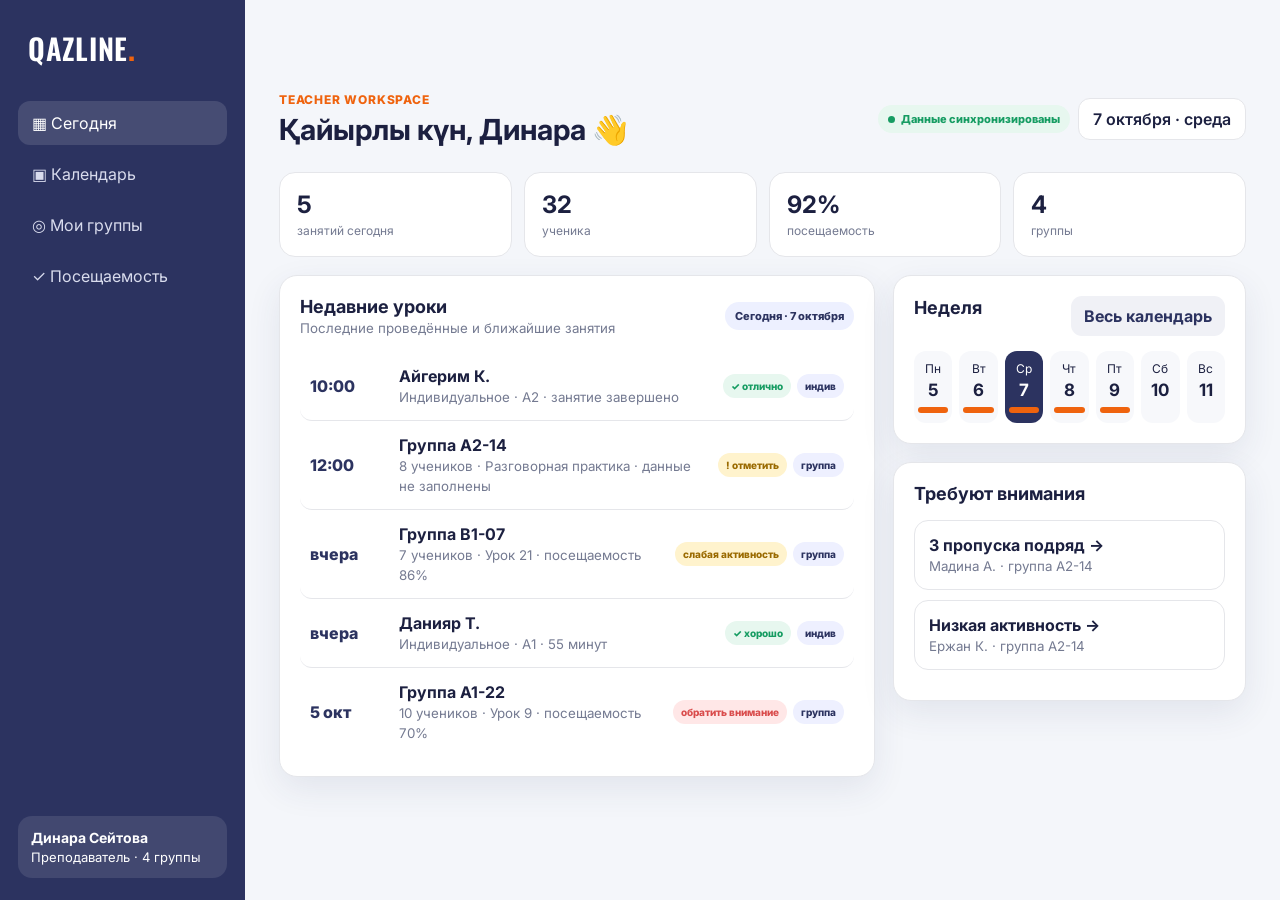
<file: teacher/index.html>
<!doctype html>
<html lang="ru">
<head>
<meta charset="utf-8"><meta name="viewport" content="width=device-width,initial-scale=1,viewport-fit=cover">
<meta name="theme-color" content="#2C3360">
<title>Qazline Teacher Workspace</title>
<link rel="preconnect" href="https://fonts.googleapis.com"><link rel="preconnect" href="https://fonts.gstatic.com" crossorigin>
<link href="https://fonts.googleapis.com/css2?family=Inter:wght@400;500;600;700;800&family=Oswald:wght@500;600&display=swap" rel="stylesheet">
<style>
:root{--ind:#2C3360;--orange:#EF630E;--bg:#F4F6FA;--card:#fff;--text:#1C2040;--muted:#747a91;--line:#e5e6ea;--soft:#fff1e6;--green:#169c62;--red:#d94b4b;--yellow:#d99513;--shadow:0 12px 34px rgba(44,51,96,.09)}
*{box-sizing:border-box}body{margin:0;font-family:Inter,sans-serif;background:var(--bg);color:var(--text)}button,input,textarea{font:inherit}.app{display:grid;grid-template-columns:245px 1fr;min-height:100vh}
aside{background:var(--ind);color:white;padding:26px 18px;position:sticky;top:0;height:100vh}.logo{font:600 29px Oswald;letter-spacing:.7px;margin:0 10px 32px}.logo b{color:var(--orange)}.nav{display:grid;gap:7px}.nav button{border:0;background:transparent;color:#d9dced;text-align:left;padding:12px 14px;border-radius:12px;cursor:pointer}.nav button.active,.nav button:hover{background:rgba(255,255,255,.12);color:white}.teacher{position:absolute;bottom:22px;left:18px;right:18px;padding:13px;background:rgba(255,255,255,.1);border-radius:14px;font-size:13px}.teacher strong{display:block;font-size:14px;margin-bottom:3px}
main{padding:28px 34px 60px;max-width:1500px;width:100%;margin:auto}.top{display:flex;justify-content:space-between;align-items:center;margin-bottom:25px}.eyebrow{color:var(--orange);font-weight:800;font-size:12px;text-transform:uppercase;letter-spacing:.8px}.top h1{margin:5px 0 0;font-size:29px}.datechip{background:white;border:1px solid var(--line);padding:10px 14px;border-radius:12px;font-weight:600}
.grid{display:grid;grid-template-columns:1.35fr .8fr;gap:18px}.card{background:var(--card);border:1px solid var(--line);border-radius:18px;padding:20px;box-shadow:var(--shadow)}.card h2{font-size:18px;margin:0 0 16px}.stats{display:grid;grid-template-columns:repeat(4,1fr);gap:12px;margin-bottom:18px}.stat{background:white;border:1px solid var(--line);border-radius:16px;padding:17px}.stat b{font-size:24px;display:block}.stat span{font-size:12px;color:var(--muted)}
.lesson{display:grid;grid-template-columns:75px 1fr auto;align-items:center;gap:14px;padding:14px 10px;border-bottom:1px solid var(--line);border-radius:12px}.lesson.clickable{cursor:pointer;transition:.15s}.lesson.clickable:hover{background:#f8f9fc}.lesson-tags{display:flex;gap:6px;flex-wrap:wrap;justify-content:flex-end}.tag{padding:6px 8px;border-radius:999px;font-size:10px;font-weight:800;background:#eef0ff;color:var(--ind)}.tag.good{background:#e7f7ef;color:var(--green)}.tag.warn{background:#fff3cd;color:#9a6a00}.tag.bad{background:#ffe7e7;color:var(--red)}.lesson:last-child{border:0}.time{font-weight:800;color:var(--ind)}.lesson small{color:var(--muted)}.pill{padding:7px 10px;border-radius:999px;font-size:11px;font-weight:800;background:#edf0ff;color:var(--ind)}.pill.orange{background:var(--soft);color:var(--orange)}.btn{border:0;background:var(--ind);color:white;padding:10px 13px;border-radius:11px;font-weight:700;cursor:pointer}.btn.orange{background:var(--orange)}.btn.ghost{background:#f0f1f6;color:var(--ind)}
.calendar-head{display:flex;justify-content:space-between;align-items:center;margin-bottom:15px}.week{display:grid;grid-template-columns:repeat(7,1fr);gap:7px}.day{padding:10px 4px;border-radius:12px;text-align:center;font-size:12px;background:#f7f8fb}.day b{display:block;font-size:17px;margin-top:4px}.day.today{background:var(--ind);color:white}.event{margin-top:7px;height:6px;border-radius:8px;background:var(--orange)}
.group-card{padding:14px;border:1px solid var(--line);border-radius:14px;margin-bottom:10px;cursor:pointer}.group-big{padding:18px;margin-bottom:14px}.group-big .ghead{display:flex;justify-content:space-between;gap:12px;align-items:flex-start}.group-big .gtitle{font-size:17px;font-weight:800}.members{font-size:11px;color:var(--muted);line-height:1.55;margin-top:12px}.members b{display:inline;color:var(--text);font-size:11px}.group-meta{display:flex;gap:7px;flex-wrap:wrap;margin-top:11px}.searchbox{width:100%;border:1px solid var(--line);background:#fafbfc;border-radius:12px;padding:11px 13px;margin-bottom:14px;outline:none}.searchbox:focus{border-color:#bfc3d9;background:white}.group-card:hover{border-color:#bfc3d9}.group-card b{display:block}.group-card small{color:var(--muted)}
.page{display:none}.page.active{display:block}
.toolbar{display:flex;gap:10px;flex-wrap:wrap;margin-bottom:15px}.seg{display:flex;background:#eceef4;padding:4px;border-radius:12px}.seg button{border:0;background:transparent;padding:8px 12px;border-radius:9px;cursor:pointer}.seg button.active{background:white;box-shadow:0 2px 7px #0001;font-weight:700}
.att-row{display:grid;grid-template-columns:1.25fr 190px 220px 1.5fr;gap:12px;align-items:center;padding:14px 0;border-bottom:1px solid var(--line)}.student{display:flex;align-items:center;gap:11px}.avatar{width:39px;height:39px;border-radius:50%;display:grid;place-items:center;background:#eceeff;color:var(--ind);font-weight:800}.student small{display:block;color:var(--muted)}.checks{display:flex;gap:5px}.check{border:1px solid var(--line);background:white;border-radius:9px;padding:7px 9px;cursor:pointer;font-size:12px}.check.sel.yes{background:#e7f7ef;border-color:#b4e3cc;color:var(--green)}.check.sel.no{background:#ffeded;border-color:#f2c3c3;color:var(--red)}.check.sel.late{background:#fff7dd;border-color:#efdca1;color:var(--yellow)}.level{width:100%;accent-color:var(--orange)}.comment{width:100%;border:1px solid var(--line);border-radius:10px;padding:9px;background:#fafbfc}.savebar{position:sticky;bottom:14px;margin-top:18px;background:rgba(255,255,255,.94);backdrop-filter:blur(10px);border:1px solid var(--line);border-radius:16px;padding:12px 14px;display:flex;justify-content:space-between;align-items:center;box-shadow:var(--shadow)}.saved{color:var(--green);font-size:13px;opacity:0}.live{display:inline-flex;align-items:center;gap:6px;font-size:11px;font-weight:800;color:var(--green);background:#e7f7ef;padding:7px 10px;border-radius:999px}.live:before{content:"";width:7px;height:7px;border-radius:50%;background:var(--green)}.att-summary{display:flex;gap:8px;flex-wrap:wrap;margin:12px 0}.att-summary span{font-size:11px;font-weight:800;padding:7px 10px;border-radius:999px;background:#f3f4f8}.quick{display:flex;gap:8px;flex-wrap:wrap;margin-left:auto}.risk{cursor:pointer}.risk:hover{border-color:#efb48e;background:#fffaf6}.insight{border-left:3px solid var(--orange);padding:10px 12px;background:#fff8f3;border-radius:0 10px 10px 0;font-size:12px;line-height:1.45}
.month{display:grid;grid-template-columns:repeat(7,1fr);gap:7px}.back{border:0;background:transparent;color:var(--ind);font-weight:800;cursor:pointer;padding:0 0 12px}.group-summary{display:grid;grid-template-columns:repeat(4,1fr);gap:10px;margin-bottom:18px}.mini{padding:14px;background:#f8f9fc;border:1px solid var(--line);border-radius:14px}.mini b{display:block;font-size:21px}.mini span{font-size:11px;color:var(--muted)}.timeline-wrap{overflow:auto}.timeline{min-width:900px}.tl-head,.tl-row{display:grid;grid-template-columns:180px repeat(12,1fr);gap:6px;align-items:center}.tl-head{font-size:10px;color:var(--muted);padding-bottom:8px}.tl-row{padding:9px 0;border-top:1px solid var(--line)}.tl-name{font-weight:700;font-size:13px;cursor:pointer}.dot{height:30px;border-radius:8px;display:grid;place-items:center;font-size:10px;font-weight:800;cursor:pointer}.dot.y{background:#e4f7ed;color:var(--green)}.dot.n{background:#ffe7e7;color:var(--red)}.dot.l{background:#fff3cd;color:var(--yellow)}.dot.f{background:#f0f1f5;color:#a2a6b5}.legend{display:flex;gap:13px;flex-wrap:wrap;font-size:11px;color:var(--muted);margin-top:12px}.legend i{width:9px;height:9px;border-radius:3px;display:inline-block;margin-right:4px}.profile-head{display:flex;align-items:center;gap:16px}.profile-head .avatar{width:58px;height:58px;font-size:20px}.progressbar{height:9px;background:#eceef4;border-radius:99px;overflow:hidden}.progressbar i{display:block;height:100%;background:var(--orange);border-radius:99px}.history{display:grid;grid-template-columns:repeat(8,1fr);gap:7px;margin-top:12px}.history .dot{height:42px;display:flex;flex-direction:column}.history small{font-size:8px;font-weight:600}.student-metrics{display:grid;grid-template-columns:repeat(3,1fr);gap:10px;margin:16px 0}.cell{min-height:105px;background:white;border:1px solid var(--line);border-radius:12px;padding:9px;font-size:12px}.cell b{font-size:13px}.cal-event{display:block;margin-top:6px;padding:5px 6px;background:#eef0ff;color:var(--ind);border-radius:6px;font-size:10px}.cal-event.ind{background:var(--soft);color:#a94508}
@media(max-width:900px){.app{display:block}aside{height:auto;position:sticky;z-index:5;padding:12px 14px;display:flex;align-items:center;gap:10px;overflow:auto}.logo{font-size:22px;margin:0 8px 0 0;white-space:nowrap}.nav{display:flex}.nav button{white-space:nowrap;padding:9px 11px}.teacher{display:none}main{padding:20px 14px 50px}.grid{grid-template-columns:1fr}.stats{grid-template-columns:repeat(2,1fr)}.att-row{grid-template-columns:1fr;gap:9px}.group-summary,.student-metrics{grid-template-columns:repeat(2,1fr)}.month{min-width:760px}.calendar-scroll{overflow:auto}.top h1{font-size:23px}.datechip{display:none}}
</style></head>
<body><div class="app">
<aside><div class="logo">QAZLINE<b>.</b></div><div class="nav">
<button class="active" data-page="today">▦ Сегодня</button><button data-page="calendar">▣ Календарь</button><button data-page="groups">◎ Мои группы</button><button data-page="attendance">✓ Посещаемость</button>
</div><div class="teacher"><strong>Динара Сейтова</strong>Преподаватель · 4 группы</div></aside>
<main>
<section id="today" class="page active"><div class="top"><div><div class="eyebrow">Teacher Workspace</div><h1>Қайырлы күн, Динара 👋</h1></div><div style="display:flex;gap:8px;align-items:center"><span class="live">Данные синхронизированы</span><div class="datechip">7 октября · среда</div></div></div>
<div class="stats"><div class="stat"><b>5</b><span>занятий сегодня</span></div><div class="stat"><b>32</b><span>ученика</span></div><div class="stat"><b>92%</b><span>посещаемость</span></div><div class="stat"><b>4</b><span>группы</span></div></div>
<div class="grid"><div class="card"><div class="calendar-head"><div><h2 style="margin:0">Недавние уроки</h2><small style="color:var(--muted)">Последние проведённые и ближайшие занятия</small></div><span class="pill">Сегодня · 7 октября</span></div>
<div class="lesson clickable" onclick="openStudent('Айгерим К.')"><div class="time">10:00</div><div><b>Айгерим К.</b><br><small>Индивидуальное · A2 · занятие завершено</small></div><div class="lesson-tags"><span class="tag good">✓ отлично</span><span class="tag">индив</span></div></div>
<div class="lesson clickable" onclick="openGroup()"><div class="time">12:00</div><div><b>Группа A2-14</b><br><small>8 учеников · Разговорная практика · данные не заполнены</small></div><div class="lesson-tags"><span class="tag warn">! отметить</span><span class="tag">группа</span></div></div>
<div class="lesson clickable" onclick="openGroup()"><div class="time">вчера</div><div><b>Группа B1-07</b><br><small>7 учеников · Урок 21 · посещаемость 86%</small></div><div class="lesson-tags"><span class="tag warn">слабая активность</span><span class="tag">группа</span></div></div>
<div class="lesson clickable" onclick="openStudent('Данияр Т.')"><div class="time">вчера</div><div><b>Данияр Т.</b><br><small>Индивидуальное · A1 · 55 минут</small></div><div class="lesson-tags"><span class="tag good">✓ хорошо</span><span class="tag">индив</span></div></div>
<div class="lesson clickable" onclick="openGroup()"><div class="time">5 окт</div><div><b>Группа A1-22</b><br><small>10 учеников · Урок 9 · посещаемость 70%</small></div><div class="lesson-tags"><span class="tag bad">обратить внимание</span><span class="tag">группа</span></div></div>
</div><div><div class="card"><div class="calendar-head"><h2>Неделя</h2><button class="btn ghost" onclick="go('calendar')">Весь календарь</button></div><div class="week">
<div class="day"><span>Пн</span><b>5</b><div class="event"></div></div><div class="day"><span>Вт</span><b>6</b><div class="event"></div></div><div class="day today"><span>Ср</span><b>7</b><div class="event"></div></div><div class="day"><span>Чт</span><b>8</b><div class="event"></div></div><div class="day"><span>Пт</span><b>9</b><div class="event"></div></div><div class="day"><span>Сб</span><b>10</b></div><div class="day"><span>Вс</span><b>11</b></div>
</div></div><div class="card" style="margin-top:18px"><h2>Требуют внимания</h2><div class="group-card risk" onclick="openStudent('Мадина А.')"><b>3 пропуска подряд →</b><small>Мадина А. · группа A2-14</small></div><div class="group-card risk" onclick="openStudent('Ержан К.')"><b>Низкая активность →</b><small>Ержан К. · группа A2-14</small></div></div></div></div></section>

<section id="calendar" class="page"><div class="top"><div><div class="eyebrow">Расписание</div><h1>Календарь преподавателя</h1></div></div><div class="card calendar-scroll"><div class="calendar-head"><h2>Октябрь 2026</h2><div class="seg"><button>День</button><button>Неделя</button><button class="active">Месяц</button></div></div><div class="month" id="month"></div></div></section>

<section id="groups" class="page"><div class="top"><div><div class="eyebrow">Ученики</div><h1>Мои группы</h1></div></div><div class="grid"><div class="card"><div class="calendar-head"><div><h2 style="margin:0">Групповые занятия</h2><small style="color:var(--muted)">Быстрый обзор состава и состояния групп</small></div><span class="pill">4 группы</span></div><input id="groupSearch" class="searchbox" placeholder="Найти ученика или группу…" oninput="filterGroups(this.value)">
<div class="group-card group-big searchable" data-search="a2-14 аружан мадина ержан алия руслан диас асем нурлан" onclick="openGroup()"><div class="ghead"><div><div class="gtitle">A2-14</div><small>Пн / Ср / Пт · 12:00 · 22 из 48 занятий</small></div><div class="lesson-tags"><span class="tag warn">1 риск</span><span class="tag">91% посещаемость</span></div></div><div class="members"><b>Участники:</b> Аружан С., Мадина А., Ержан К., Алия Н., Руслан М., Диас Т., Асем Б., Нурлан Ж.</div><div class="group-meta"><span class="tag bad">Мадина · 3 пропуска</span><span class="tag warn">Ержан · слабая активность</span><span class="tag good">6 учеников · стабильно</span></div></div>
<div class="group-card group-big searchable" data-search="b1-07 дана асхат жанна тимур айсулу мади сабина" onclick="openGroup()"><div class="ghead"><div><div class="gtitle">B1-07</div><small>Вт / Чт · 15:00 · 25 из 40 занятий</small></div><div class="lesson-tags"><span class="tag warn">слабая активность</span><span class="tag">86% посещаемость</span></div></div><div class="members"><b>Участники:</b> Дана К., Асхат Б., Жанна М., Тимур А., Айсулу Р., Мади С., Сабина Т.</div><div class="group-meta"><span class="tag warn">активность ↓</span><span class="tag good">посещаемость стабильна</span></div></div>
<div class="group-card group-big searchable" data-search="a1-22 амина арман мейрам айгерим адиль анель рауан дария бекзат жанель" onclick="openGroup()"><div class="ghead"><div><div class="gtitle">A1-22</div><small>Пн / Ср / Пт · 19:00 · 9 из 48 занятий</small></div><div class="lesson-tags"><span class="tag bad">обратить внимание</span><span class="tag">70% посещаемость</span></div></div><div class="members"><b>Участники:</b> Амина Ж., Арман Т., Мейрам К., Айгерим Б., Адиль Н., Анель С., Рауан Д., Дария М., Бекзат А., Жанель Р.</div><div class="group-meta"><span class="tag bad">3 ученика · пропуски</span><span class="tag warn">низкая вовлечённость</span></div></div>
<div class="group-card group-big searchable" data-search="a2-09 жанар серик асель даурен малика ермек индира" onclick="openGroup()"><div class="ghead"><div><div class="gtitle">A2-09</div><small>Вт / Чт · 18:00 · 31 из 40 занятий</small></div><div class="lesson-tags"><span class="tag good">стабильно</span><span class="tag">94% посещаемость</span></div></div><div class="members"><b>Участники:</b> Жанар А., Серик М., Асель Т., Даурен К., Малика С., Ермек Б., Индира Ж.</div><div class="group-meta"><span class="tag good">без рисков</span><span class="tag good">активность высокая</span></div></div></div><div class="card"><h2>Индивидуальные ученики</h2><div class="group-card" onclick="openStudent('Айгерим К.')"><b>Айгерим К.</b><small>A2 · сегодня 10:00 · 18 занятий · Открыть профиль →</small></div><div class="group-card" onclick="openStudent('Данияр Т.')"><b>Данияр Т.</b><small>A1 · сегодня 17:30 · 9 занятий · Открыть профиль →</small></div><div class="group-card" onclick="openStudent('Алина М.')"><b>Алина М.</b><small>B1 · завтра 11:00 · 24 занятия · Открыть профиль →</small></div></div></div></section>

<section id="groupdetail" class="page"><button class="back" onclick="go('groups')">← Мои группы</button><div class="top"><div><div class="eyebrow">Группа · A2</div><h1>A2-14 · Общая картина</h1></div><button class="btn orange" onclick="go('attendance')">Отметить занятие</button></div><div class="group-summary"><div class="mini"><b>8</b><span>учеников</span></div><div class="mini"><b>22 / 48</b><span>занятий курса пройдено</span></div><div class="mini"><b>91%</b><span>средняя посещаемость</span></div><div class="mini"><b>46%</b><span>курс завершён</span></div></div><div class="card"><div class="calendar-head"><div><h2>Таймлайн группы</h2><div style="font-size:12px;color:var(--muted)">Последние 12 занятий · клик по ученику открывает личную статистику</div></div><span class="pill orange">4 месяца · 48 занятий</span></div><div class="timeline-wrap"><div class="timeline" id="groupTimeline"></div></div><div class="legend"><span><i style="background:#e4f7ed"></i>Был</span><span><i style="background:#fff3cd"></i>Опоздал</span><span><i style="background:#ffe7e7"></i>Не был</span><span><i style="background:#f0f1f5"></i>Будущее занятие</span></div><div class="insight" style="margin-top:16px"><b>AI / системный сигнал:</b> Мадина пропустила 3 из последних 4 занятий. Рекомендуется связаться с учеником и проверить риск оттока.</div></div></section>
<section id="studentdetail" class="page"><button class="back" onclick="go('groupdetail')">← Группа A2-14</button><div class="top"><div class="profile-head"><div class="avatar" id="studentAvatar">А</div><div><div class="eyebrow">Карточка ученика</div><h1 id="studentName">Аружан С.</h1><div style="color:var(--muted);font-size:13px">A2 · группа A2-14 · обучение с 17 августа</div></div></div></div><div class="grid"><div class="card"><h2>Прогресс курса</h2><div style="display:flex;justify-content:space-between;font-size:13px;margin-bottom:8px"><span>22 из 48 занятий</span><b>46%</b></div><div class="progressbar"><i style="width:46%"></i></div><div class="student-metrics"><div class="mini"><b>20</b><span>посещено</span></div><div class="mini"><b>2</b><span>пропущено</span></div><div class="mini"><b>19.5 ч</b><span>на созвонах</span></div></div><h2 style="margin-top:22px">История занятий</h2><div class="history" id="studentHistory"></div><div class="legend"><span><i style="background:#e4f7ed"></i>Был</span><span><i style="background:#fff3cd"></i>Опоздал</span><span><i style="background:#ffe7e7"></i>Не был</span></div></div><div><div class="card"><h2>Учебная активность</h2><div class="lesson"><div><b>8.4 ч</b><br><small>самостоятельное обучение</small></div><span class="pill">+18%</span></div><div class="lesson"><div><b>37</b><br><small>фраз в словаре</small></div><span class="pill">A2</span></div><div class="lesson"><div><b>76%</b><br><small>выполнено заданий</small></div><span class="pill orange">хорошо</span></div></div><div class="card" style="margin-top:18px"><h2>Последний комментарий</h2><p style="font-size:13px;line-height:1.55;margin:0">Хорошо включается в диалоги. Стоит повторить окончания направления -ға / -ге. На следующем уроке дать больше разговорной практики.</p><small style="color:var(--muted)">5 октября · преподаватель Динара</small></div></div></div></section><section id="attendance" class="page"><div class="top"><div><div class="eyebrow">Занятие · 7 октября · 12:00</div><h1>Группа A2-14</h1></div></div><div class="card"><div class="toolbar"><span class="pill">8 учеников</span><span class="pill orange">Разговорная практика</span><span class="pill">60 минут</span></div><div style="display:flex;align-items:center;gap:10px;flex-wrap:wrap"><h2 style="margin:0">Быстрая отметка занятия</h2><div class="quick"><button class="btn ghost" id="allPresent">✓ Все были</button><button class="btn ghost" id="clearAtt">Сбросить</button></div></div><div class="att-summary"><span id="presentCount">8 присутствуют</span><span id="lateCount">0 опоздали</span><span id="absentCount">0 отсутствуют</span></div><div style="font-size:13px;color:var(--muted);margin:0 0 10px">Тыкните статус, оцените активность и при необходимости оставьте комментарий. В production это сохраняется как структурированные данные.</div><div id="rows"></div></div><div class="savebar"><div><b>Занятие A2-14</b><div style="font-size:12px;color:var(--muted)">Посещаемость · активность · комментарии</div></div><div><span class="saved" id="saved">✓ Сохранено&nbsp;&nbsp;</span><button class="btn orange" id="save">Сохранить занятие</button></div></div></section>
</main></div>
<script>
const students=['Аружан С.','Мадина А.','Ержан К.','Алия Н.','Руслан М.','Диас Т.','Асем Б.','Нурлан Ж.'];const dates=['12.09','14.09','17.09','19.09','21.09','24.09','26.09','28.09','01.10','03.10','05.10','07.10'];const patterns=[['y','y','y','l','y','y','y','y','y','y','y','y'],['y','n','y','y','n','y','y','y','n','y','y','n'],['y','y','l','y','y','y','n','y','y','y','y','y'],['y','y','y','y','y','l','y','y','y','y','y','y'],['y','y','n','y','y','y','y','y','l','y','y','y'],['y','y','y','y','y','y','y','n','y','y','y','y'],['y','l','y','y','y','y','y','y','y','y','y','y'],['y','y','y','n','y','y','y','y','y','y','l','y']];
function filterGroups(q){q=q.toLowerCase().trim();document.querySelectorAll('.searchable').forEach(x=>x.style.display=!q||x.dataset.search.includes(q)?'block':'none')}function openGroup(){renderTimeline();go('groupdetail')}function openStudent(name){document.getElementById('studentName').textContent=name;document.getElementById('studentAvatar').textContent=name[0];const idx=Math.max(0,students.indexOf(name));document.getElementById('studentHistory').innerHTML=dates.map((d,j)=>'<div class="dot '+patterns[idx][j]+'">'+(patterns[idx][j]=='y'?'✓':patterns[idx][j]=='n'?'×':'◷')+'<small>'+d+'</small></div>').join('');go('studentdetail')}function renderTimeline(){let h='<div class="tl-head"><span>Ученик</span>'+dates.map(d=>'<span>'+d+'</span>').join('')+'</div>';h+=students.map((s,i)=>'<div class="tl-row"><div class="tl-name" onclick="openStudent(\''+s+'\')">'+s+' →</div>'+patterns[i].map(v=>'<div class="dot '+v+'">'+(v=='y'?'✓':v=='n'?'×':'◷')+'</div>').join('')+'</div>').join('');document.getElementById('groupTimeline').innerHTML=h}function go(id){document.querySelectorAll('.page').forEach(x=>x.classList.remove('active'));document.getElementById(id).classList.add('active');document.querySelectorAll('.nav button').forEach(x=>x.classList.toggle('active',x.dataset.page===id));scrollTo(0,0)}
document.querySelectorAll('.nav button').forEach(b=>b.onclick=()=>go(b.dataset.page));document.querySelectorAll('.open-att').forEach(b=>b.onclick=()=>go('attendance'));
document.getElementById('rows').innerHTML=students.map((s,i)=>`<div class="att-row"><div class="student"><div class="avatar">${s[0]}</div><div><b>${s}</b><small>${i%3===0?'A2 · стабильно':'A2 · урок 18'}</small></div></div><div class="checks"><button class="check yes sel" data-v="1">✓ Был</button><button class="check late" data-v="1">◷ Опоздал</button><button class="check no" data-v="0">× Нет</button></div><div><small style="color:var(--muted)">Активность <span class="val">3</span>/5</small><input class="level" type="range" min="1" max="5" value="3"></div><input class="comment" placeholder="Комментарий преподавателя"></div>`).join('');
function updateCounts(){let p=0,l=0,n=0;document.querySelectorAll('.checks').forEach(g=>{const s=g.querySelector('.sel');if(!s)return;if(s.classList.contains('yes'))p++;else if(s.classList.contains('late'))l++;else if(s.classList.contains('no'))n++});document.getElementById('presentCount').textContent=p+' присутствуют';document.getElementById('lateCount').textContent=l+' опоздали';document.getElementById('absentCount').textContent=n+' отсутствуют'}document.querySelectorAll('.checks').forEach(g=>g.querySelectorAll('.check').forEach(b=>b.onclick=()=>{g.querySelectorAll('.check').forEach(x=>x.classList.remove('sel'));b.classList.add('sel');updateCounts()}));document.getElementById('allPresent').onclick=()=>{document.querySelectorAll('.checks').forEach(g=>{g.querySelectorAll('.check').forEach(x=>x.classList.remove('sel'));g.querySelector('.yes').classList.add('sel')});updateCounts()};document.getElementById('clearAtt').onclick=()=>{document.querySelectorAll('.checks .check').forEach(x=>x.classList.remove('sel'));updateCounts()};
document.querySelectorAll('.level').forEach(r=>r.oninput=()=>r.parentElement.querySelector('.val').textContent=r.value);
document.getElementById('save').onclick=()=>{const el=document.getElementById('saved');el.style.opacity=1;setTimeout(()=>el.style.opacity=0,2200)};
let days='';for(let d=1;d<=31;d++){let ev='';if([2,5,6,7,8,9,12,13,14,15,16,19,20,21,22,23,26,27,28,29,30].includes(d))ev+=`<span class="cal-event">${d%2?'12:00 · A2-14':'15:00 · B1-07'}</span>`;if([1,7,8,14,15,21,22,28,29].includes(d))ev+=`<span class="cal-event ind">17:30 · Индив.</span>`;days+=`<div class="cell"><b>${d}</b>${ev}</div>`}document.getElementById('month').innerHTML=days;
</script></body></html>
</file>
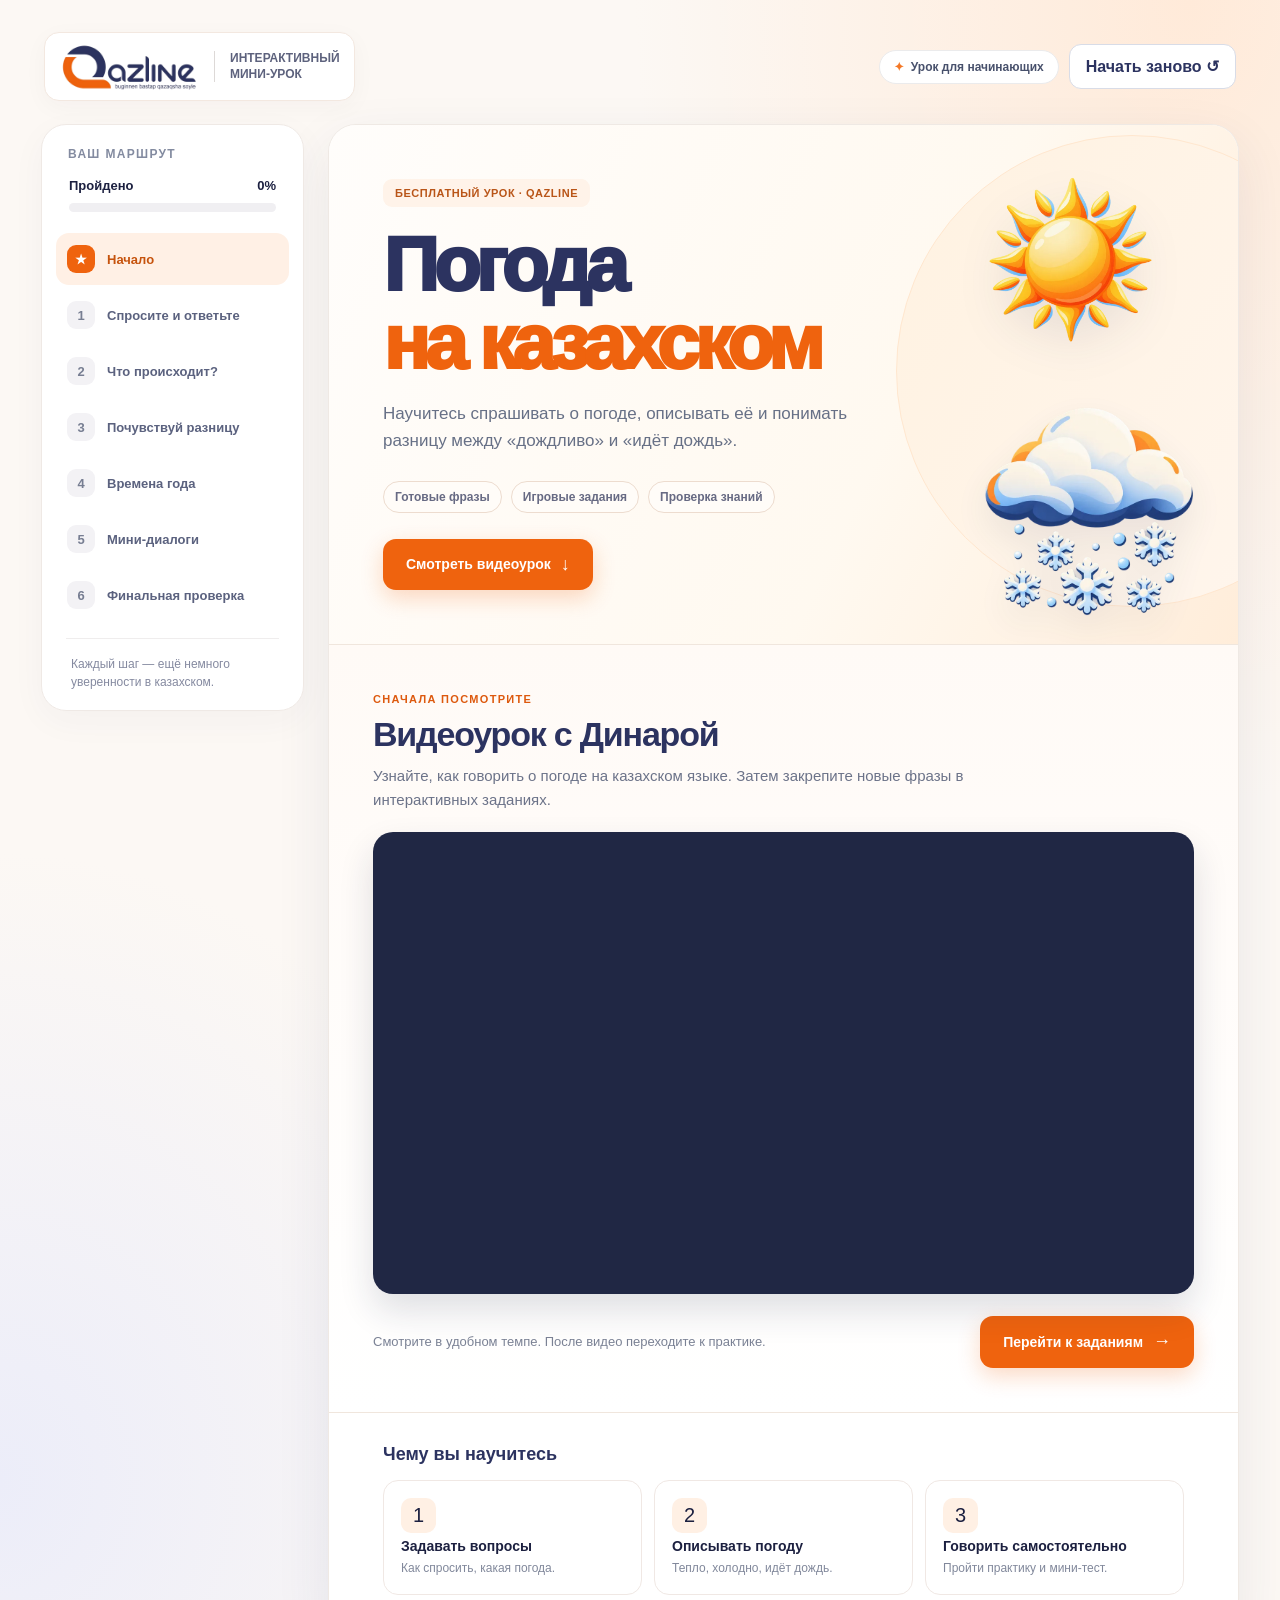
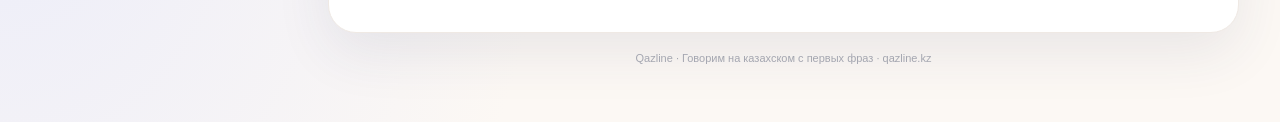
<file: weather/index.html>
<!DOCTYPE html>
<html lang="ru">
<head>
  <meta charset="utf-8">
  <meta name="viewport" content="width=device-width, initial-scale=1, viewport-fit=cover">
  <meta name="theme-color" content="#fff7ef">
  <meta property="og:type" content="website"><meta property="og:title" content="Погода на казахском — интерактивный урок Qazline"><meta property="og:description" content="Научитесь говорить о погоде на казахском: 6 шагов, интерактивные задания и проверка знаний."><meta name="description" content="Интерактивный мини-урок Qazline: учимся говорить о погоде на казахском. Примеры, упражнения, перетаскивание слов и проверка знаний.">
  <title>Погода на казахском — интерактивный урок Qazline</title>
  <style>

/* Custom assets and mobile-friendly experience */
.logo{mix-blend-mode:normal!important;object-fit:contain;width:151px}
.brand{background:#fff;border:1px solid #f3e8e0;box-shadow:0 6px 25px rgba(46,37,69,.035);padding:9px 14px;border-radius:15px}
.brand-sub{font-size:12px;color:#5b637e}
.hero-sun,.hero-cloud{filter:drop-shadow(0 16px 20px rgba(21,36,77,.09))}
.hero-sun img,.hero-cloud img{width:100%;height:auto;display:block}
.hero-sun{right:24px;top:38px;width:185px}
.hero-cloud{right:15px;bottom:9px;width:240px}
.word-picture{width:88px;height:88px;object-fit:contain;display:block;margin:0 auto 5px;filter:drop-shadow(0 8px 8px #14264a0f)}
.phrase-picture{width:75px;height:75px;display:block;object-fit:contain;margin:0 0 9px}
.large-illustration{width:72px;height:72px;object-fit:contain;flex:none;filter:drop-shadow(0 8px 9px #25376a15)}
.season-picture{width:88px;height:88px;object-fit:contain;flex:none}
.diary-picture{width:100px;height:100px;object-fit:contain}
.word-card{padding:14px 6px 17px;transition:transform .2s ease,box-shadow .2s ease}
.word-card:hover{transform:translateY(-2px);box-shadow:0 7px 18px #263b5410}
.hidden-medal{display:none}
.result-medal img{width:75px;height:75px;object-fit:contain}
.cta-card{margin-top:28px;padding:25px 24px;border-radius:22px;background:linear-gradient(140deg,#fffaf4 0%,#fff0e2 100%);border:1px solid #ffd5ac;text-align:center}
.cta-kicker{font-weight:850;font-size:11px;letter-spacing:.07em;color:#e35f10}
.cta-card h3{font-size:clamp(21px,3vw,28px);margin:9px 0;color:#252b53}
.cta-card p{margin:8px auto 20px;max-width:550px;color:#586078;line-height:1.55;font-size:14px}
.wa-btn{display:flex;align-items:center;justify-content:center;gap:12px;background:#19a55a;color:#fff;border-radius:14px;padding:17px 18px;font-weight:850;font-size:15px;max-width:455px;margin:0 auto;box-shadow:0 10px 18px #19a55a29;transition:transform .2s,background .2s}
.wa-btn:hover{background:#158e50;transform:translateY(-2px)}.wa-btn svg{flex:none}.cta-card small{color:#888a99;display:block;margin-top:12px;font-size:11px}
@media(max-width:950px){.hero-sun{width:148px;right:14px;top:35px}.hero-cloud{width:185px;right:12px;bottom:10px}}
@media(max-width:650px){
 .shell{padding:10px 11px 24px}
 .brand{gap:7px;padding:8px 10px}.logo{width:107px}.brand-divider{height:24px}
 .brand-sub{font-size:10px;max-width:80px;line-height:1.25}.top-actions .ghost{font-size:11px;padding:8px 9px}
 .page{padding:22px 15px 20px}.hero{padding:27px 20px 20px;min-height:485px}
 .hero-h{font-size:clamp(40px,11vw,54px)}.hero-p{max-width:310px}
 .hero-sun{width:101px;top:auto;bottom:12px;right:108px;opacity:.9}.hero-cloud{width:137px;right:-10px;bottom:0}
 .word-grid{gap:9px}.word-card strong{font-size:16px}.word-picture{height:76px;width:76px}
 .phrase-picture{height:64px;width:64px}.large-illustration{width:57px;height:57px}
 .season-picture{width:72px;height:72px}.cta-card{padding:20px 13px}.wa-btn{font-size:14px;line-height:1.3;padding:15px 11px}
 .lesson-footer .btn{min-width:0}.task .bank{gap:7px}.token{padding:10px 12px}
}
@media(max-width:365px){.brand-sub,.brand-divider{display:none}.hero{min-height:495px}.hero-h{font-size:40px}.hero-meta{max-width:260px}}


    :root{--navy:#2c3360;--navy-dark:#1c2040;--orange:#ef630e;--orange-dark:#df4e04;--cream:#fff1e6;--milk:#fffaf5;--panel:#ffffff;--gray:#69718b;--line:#e8e8ed;--green:#177f59;--red:#b54736;--shadow:0 20px 55px rgba(44,51,96,.09);font-family:Inter,-apple-system,BlinkMacSystemFont,"Segoe UI",Arial,sans-serif;color:var(--navy-dark);background:#fcf8f4}
    *{box-sizing:border-box}html{scroll-behavior:smooth}body{margin:0;min-height:100vh;background:radial-gradient(ellipse at 93% 0%,#ffead9 0,transparent 33%),radial-gradient(ellipse at 0% 86%,#ecedf9 0,transparent 30%),#fcf8f4}button,select,textarea{font:inherit}button{cursor:pointer}button:disabled{cursor:not-allowed;opacity:.45}a{color:inherit;text-decoration:none}button:focus-visible,a:focus-visible,select:focus-visible,textarea:focus-visible{outline:3px solid #ff9d51;outline-offset:3px}img{max-width:100%}
    .shell{max-width:1250px;margin:0 auto;padding:20px 26px 48px}.top{display:flex;justify-content:space-between;align-items:center;gap:22px;padding:12px 3px 23px}.brand{display:flex;align-items:center;gap:15px}.logo{width:140px;height:auto;display:block;mix-blend-mode:multiply}.brand-divider{height:31px;width:1px;background:#ddd9d7}.brand-sub{font-weight:750;font-size:13px;line-height:1.35;color:#5d627d}.top-actions{display:flex;gap:10px;align-items:center}.tiny-tag{display:inline-flex;align-items:center;gap:7px;background:#fff;border:1px solid #ebebec;padding:9px 14px;border-radius:999px;font-size:12px;font-weight:750;color:#48516c}.tiny-tag .spark{color:#f47826}.ghost{border:1px solid #d8dce7;background:#fff;color:var(--navy);border-radius:12px;padding:12px 16px;font-weight:750;transition:.18s}.ghost:hover{border-color:#efa06f;background:#fff8f2}.page-grid{display:grid;grid-template-columns:263px minmax(0,1fr);gap:24px;align-items:start}
    .sidebar{background:#fff;border:1px solid #efe9e5;border-radius:25px;padding:22px 14px 16px;box-shadow:0 10px 35px #2c33600a;position:sticky;top:20px}.sidebar-title{padding:0 12px;font-size:12px;color:#838ba0;font-weight:850;letter-spacing:.11em}.sidebar-progress{padding:17px 13px 21px}.progress-head{display:flex;justify-content:space-between;margin-bottom:10px;font-size:13px;font-weight:730}.bar{height:9px;background:#f0eff2;border-radius:50px;overflow:hidden}.bar span{display:block;background:linear-gradient(90deg,#ef630e,#ffab53);height:100%;border-radius:99px;transition:width .3s}.steps{display:flex;flex-direction:column;gap:4px}.step{display:flex;gap:12px;align-items:center;width:100%;text-align:left;background:transparent;border:none;border-radius:13px;padding:12px 11px;color:#5b627f;transition:.2s;font-size:13px;font-weight:720}.step:hover{background:#fbf5f1}.step.current{background:#fff0e5;color:#c6530d}.step .num{display:grid;place-items:center;width:28px;height:28px;border-radius:9px;background:#f3f2f5;color:#777e92;flex:none;font-weight:850}.step.current .num{background:var(--orange);color:white}.step.done .num{background:#e4f6ee;color:var(--green)}.sidebar-note{border-top:1px solid #efeded;margin:17px 10px 0;padding:16px 5px 3px;font-size:12px;line-height:1.5;color:#858aa0}
    main{min-width:0}.panel{background:#fff;border:1px solid #efe9e4;border-radius:28px;overflow:hidden;box-shadow:var(--shadow);min-height:660px}.page{padding:43px clamp(24px,5vw,60px) 35px}.section-head{display:flex;align-items:center;gap:12px;margin-bottom:12px}.eyebrow{font-size:12px;font-weight:900;color:var(--orange);text-transform:uppercase;letter-spacing:.11em}.pill{display:inline-flex;align-items:center;background:#fff3e9;color:#b95518;padding:8px 12px;border-radius:9px;font-size:11px;font-weight:850;letter-spacing:.05em}.h1{font-size:clamp(34px,4vw,52px);line-height:1.06;letter-spacing:-.045em;color:var(--navy);margin:12px 0 16px;font-weight:900}.h2{font-size:clamp(27px,3vw,41px);line-height:1.13;letter-spacing:-.04em;color:var(--navy);font-weight:900;margin:5px 0 12px}.lead{font-size:17px;line-height:1.63;color:#68718a;max-width:650px;margin:0 0 25px}.small{font-size:13px;color:#81899a;line-height:1.5}.mini-label{color:#8c92a4;text-transform:uppercase;letter-spacing:.1em;font-size:11px;font-weight:850}.word-kk{color:#232c59;font-weight:900}.russian{color:#7e8596}.note{background:#fff8f0;border:1px solid #ffddc0;border-radius:16px;padding:17px 19px;color:#795133;line-height:1.58;font-size:14px;margin:17px 0}.note strong{color:#a34d13}.lesson-footer{display:flex;justify-content:space-between;align-items:center;gap:12px;margin-top:32px;padding-top:24px;border-top:1px solid #f0ece9}.btn{display:inline-flex;justify-content:center;align-items:center;gap:10px;border:0;border-radius:13px;padding:15px 23px;font-weight:850;font-size:14px;line-height:1.2;transition:transform .16s,box-shadow .16s;background:#f3f3f8;color:var(--navy)}.btn:hover:not(:disabled){transform:translateY(-1px)}.btn.primary{background:var(--orange);color:white;box-shadow:0 8px 22px #ef630e3c}.btn.primary:hover{box-shadow:0 11px 22px #ef630e56}.btn.secondary{background:#f1f2fa}.btn.outline{background:#fff;border:1px solid #d9dce6}.btn.small-btn{padding:12px 17px;font-size:13px}.btn .arr{font-size:18px}.feedback{border-radius:13px;padding:14px 17px;font-size:14px;font-weight:650;line-height:1.52;margin-top:16px}.feedback.good{background:#e9f8f1;color:#176845}.feedback.bad{background:#fff2ed;color:#985039}.feedback.neutral{background:#f5f6fd;color:#5b6381}
    .hero{position:relative;background:linear-gradient(115deg,#fffdfb 0%,#fff9f0 61%,#ffedda 100%);padding:clamp(28px,5vw,54px);min-height:470px;overflow:hidden}.hero:before{content:"";position:absolute;width:470px;height:470px;border-radius:50%;right:-130px;top:10px;background:linear-gradient(120deg,#fff2e1,#fff6ee);border:1px solid #ffe7cf}.hero-copy{position:relative;max-width:590px;z-index:2}.hero-h{font-size:clamp(44px,6vw,77px);letter-spacing:-.065em;line-height:1.01;color:var(--navy);font-weight:950;margin:19px 0}.hero-h em{font-style:normal;color:var(--orange)}.hero-p{color:#677086;font-size:17px;line-height:1.6;max-width:510px;margin:16px 0 26px}.hero-meta{display:flex;gap:9px;flex-wrap:wrap;margin:15px 0 26px}.hero-meta span{border:1px solid #eddccf;background:#fffcf8;border-radius:999px;padding:8px 11px;font-size:12px;font-weight:750;color:#676a83}.hero-cloud{position:absolute;right:32px;bottom:18px;z-index:1;opacity:.95;width:235px}.hero-sun{position:absolute;right:80px;top:49px;width:175px;z-index:1}.hero-lower{padding:28px clamp(24px,5vw,54px) 37px}.hero-lower h3{font-size:18px;margin:3px 0 15px;color:var(--navy)}.outcomes{display:grid;grid-template-columns:repeat(3,minmax(0,1fr));gap:12px}.outcome{background:#fff;border:1px solid #f0e8e4;padding:17px;border-radius:15px}.outcome b{display:block;font-size:14px;margin-top:5px}.outcome p{font-size:12px;color:#81889b;margin:5px 0 0;line-height:1.5}.outcome-icon{width:35px;height:35px;display:grid;place-items:center;background:#fff0e4;border-radius:10px;font-size:20px}
    .question-card{background:linear-gradient(130deg,#2c3360,#1c2040);border-radius:22px;color:#fff;padding:27px 29px;margin:22px 0;position:relative;overflow:hidden}.question-card:after{content:'?';position:absolute;right:14px;top:-35px;font-size:195px;color:#ffffff0b;font-weight:900}.question-card .kk{font-weight:850;font-size:clamp(25px,3vw,37px);line-height:1.2;position:relative;z-index:1}.question-card .trans{margin-top:8px;color:#e9e8f7;font-size:15px;position:relative;z-index:1}.question-card .or{display:inline-block;background:#ffffff1c;padding:6px 9px;margin:14px 0;border-radius:7px;font-size:11px;color:#ffdfbd;font-weight:750}.choice-wrap{margin-top:29px}.choice-title{font-weight:850;color:var(--navy);margin:0 0 14px;font-size:17px}.options{display:grid;gap:10px}.option{border:1.5px solid #e7e5e7;border-radius:14px;text-align:left;padding:16px 18px;background:#fff;display:flex;align-items:center;gap:14px;color:#3b4166;font-weight:750;font-size:15px;transition:.17s}.option:hover{border-color:#f8ae78;background:#fffaf7}.option.chosen{border-color:var(--orange);background:#fff4eb}.option.correct{border-color:#37ad75;background:#eefbf4}.option.wrong{border-color:#e58e79;background:#fff2ed}.opt-letter{width:28px;height:28px;border-radius:9px;background:#f1f2f9;color:#626d9b;display:grid;place-items:center;flex:none;font-size:12px}.option.chosen .opt-letter{background:#ef630e;color:#fff}
    .explain{display:flex;align-items:center;gap:17px;margin:24px 0 16px;padding:20px;border:1px solid #eee7df;background:#fffaf5;border-radius:18px}.explain .large-icon{font-size:39px;flex:none}.explain strong{font-size:21px;line-height:1.35;display:block}.explain span{color:#81889d;font-size:14px;display:block;margin-top:3px}.two-explain{display:grid;grid-template-columns:1fr 1fr;gap:13px;margin:23px 0}.two-explain .explain{margin:0;align-items:flex-start}.word-grid{display:grid;grid-template-columns:repeat(4,minmax(0,1fr));gap:10px;margin:22px 0}.word-card{background:#fffaf6;border:1px solid #f7e6d7;border-radius:13px;text-align:center;padding:14px 6px}.word-card strong{color:var(--navy);font-size:17px;display:block}.word-card span{font-size:12px;color:#8a8d9c;display:block;margin-top:5px}
    .task{margin-top:25px;padding:24px;background:#f8f9fd;border:1px solid #e9e9f2;border-radius:20px}.task-top{display:flex;align-items:center;justify-content:space-between;gap:12px;margin-bottom:12px}.task-h{font-weight:900;font-size:18px;color:var(--navy);margin:0}.task-hint{font-size:13px;color:#7c8296;line-height:1.45;margin:7px 0 15px}.bank{display:flex;gap:9px;flex-wrap:wrap;margin:14px 0 19px}.token{border:1.5px solid #ffd0b0;background:white;color:#9d450a;padding:11px 15px;border-radius:11px;font-size:15px;font-weight:850;user-select:none;touch-action:none;box-shadow:0 3px 0 #ffeadc;cursor:grab;transition:.14s}.token:focus-visible{outline:3px solid #eca16d}.token.selected,.token:hover{border-color:var(--orange);background:#fff0e1}.token:active{cursor:grabbing}.token.used{opacity:.3;pointer-events:none}.rows{display:grid;gap:11px}.exercise-row{display:grid;grid-template-columns:minmax(0,1fr) minmax(180px,1.15fr);gap:18px;align-items:center;background:#fff;border:1px solid #e7e9f0;border-radius:13px;padding:13px 15px}.exercise-row .ru{font-size:13px;color:#767f96}.exercise-row .prompt{font-size:16px;font-weight:800;color:#2d355d;margin-top:3px}.dropzone{min-height:51px;display:flex;align-items:center;justify-content:center;text-align:center;border:2px dashed #ced2df;background:#fcfcfe;color:#949aac;border-radius:10px;padding:10px;transition:.12s;cursor:pointer;font-size:14px;font-weight:800}.dropzone.hov{border-color:var(--orange);background:#fff3e7}.dropzone.filled{border-style:solid;border-color:#ffc294;color:#9c4b18;background:#fff2e8}.dropzone.ok{border-color:#38a26c;background:#edfff5;color:#20784b}.dropzone.no{border-color:#db8572;background:#fff1ee;color:#bc543b}.task-actions{display:flex;gap:10px;align-items:center;justify-content:flex-end;flex-wrap:wrap;margin-top:16px}.tiny-help{display:block;font-size:12px;color:#929aaf;margin-top:9px}.sort-layout{display:grid;grid-template-columns:1fr 1fr;gap:12px}.bucket{min-height:176px;background:#fff;border:2px dashed #d4d5e3;border-radius:16px;padding:15px;cursor:pointer}.bucket:first-child{background:#fff8f2}.bucket:nth-child(2){background:#f7f8ff}.bucket.hov{border-color:var(--orange)}.bucket h4{margin:0 0 5px;font-size:15px;color:var(--navy)}.bucket>p{font-size:12px;color:#8e95a5;margin:0 0 13px}.placed{display:flex;flex-direction:column;gap:7px}.placed .placed-chip{border:1px solid #e9dfd5;background:#fff;border-radius:10px;padding:10px 11px;text-align:left;color:#434a6d;font-weight:750;font-size:13px}.placed-chip.good{border-color:#7ac69f;background:#effcf3}.placed-chip.bad{border-color:#e9a195;background:#fff1ee}.season-grid{display:grid;grid-template-columns:1fr 1fr;gap:13px;margin:24px 0}.season{border:1px solid #ede9e4;background:#fff;border-radius:16px;padding:17px;display:flex;align-items:flex-start;gap:13px}.season .em{font-size:30px;width:40px;flex:none}.season b{display:block;font-size:18px;color:var(--navy)}.season p{font-size:13px;color:#6a7186;margin:6px 0 0;line-height:1.55}.season .rus{font-size:12px;color:#a1a3ab;margin-top:5px}.dialog-list{display:grid;gap:10px;margin:22px 0}.dialog{border-radius:13px;padding:17px 19px;background:#f8f9fd;border:1px solid #e9e9f2}.dialog .person{font-size:11px;color:var(--orange);font-weight:850;text-transform:uppercase;letter-spacing:.06em;margin-bottom:7px}.dialog .line{font-size:17px;color:var(--navy);font-weight:850}.dialog .line span{display:block;font-size:13px;color:#858da1;font-weight:400;margin-top:5px}
    .diary-head{display:grid;grid-template-columns:1.1fr 1fr;align-items:center;gap:19px;background:linear-gradient(125deg,#fff1e6,#fff9ef);padding:23px;border-radius:16px;margin:20px 0}.diary-head b{color:var(--navy);font-size:21px;display:block}.diary-head p{font-size:14px;color:#766b66;line-height:1.5}.diary-head .icon{font-size:60px;text-align:center}.diary-table{display:grid;gap:10px}.diary-row{display:grid;grid-template-columns:1fr 1.4fr;align-items:center;gap:13px;background:#fff;border:1px solid #eae8ea;border-radius:13px;padding:12px 15px}.diary-row strong{display:block;color:#2c3360;font-size:14px}.diary-row small{display:block;color:#9095a2;font-size:12px;margin-top:3px}.diary-row select{width:100%;border:1px solid #d9dce4;border-radius:10px;padding:12px 36px 12px 12px;background:#fff;font-size:14px;color:#2c3360}.preview-diary{background:#f4f6fb;border-radius:16px;padding:19px;margin-top:16px}.preview-diary .lines{white-space:pre-line;line-height:1.8;color:#30375e;font-weight:650;font-size:14px;margin:12px 0}.preview-diary .empty{color:#9298a7;font-weight:500}
    .quiz-top{display:flex;justify-content:space-between;align-items:center;gap:20px;margin:22px 0 14px}.quiz-step{color:#de6a22;font-weight:850;font-size:12px;letter-spacing:.08em}.quiz-question{font-size:24px;font-weight:900;line-height:1.3;color:var(--navy);margin:18px 0 19px}.quiz-bar{height:7px;background:#eeedf1;border-radius:999px;overflow:hidden;flex:1}.quiz-bar>span{display:block;height:100%;border-radius:999px;background:var(--orange);transition:width .24s}.result{text-align:center;max-width:610px;margin:0 auto;padding:20px 0}.result-medal{font-size:74px}.result h2{font-size:44px;line-height:1.13;color:var(--navy);letter-spacing:-.045em;margin:14px 0}.result .score{font-size:64px;font-weight:950;color:var(--orange);margin:12px 0}.result p{color:#75809a;font-size:16px;line-height:1.7}.result-actions{display:flex;justify-content:center;gap:11px;flex-wrap:wrap;margin-top:28px}.result-site{display:inline-flex;align-items:center;gap:10px;margin-top:24px;color:#be5713;font-weight:780;font-size:14px}
    .drag-ghost{position:fixed;pointer-events:none;z-index:10000;padding:10px 15px;background:var(--orange);color:white;border-radius:10px;box-shadow:0 12px 30px #3925123c;font-size:14px;font-weight:850;white-space:nowrap;transform:translate(-50%,-50%)}.visually-hidden{position:absolute!important;width:1px;height:1px;clip:rect(0 0 0 0);overflow:hidden;white-space:nowrap}
    .footnote{text-align:center;color:#a4a6b0;font-size:11px;margin-top:19px;padding-bottom:10px}
    @media(max-width:950px){.shell{padding:14px 14px 32px}.page-grid{grid-template-columns:1fr;gap:13px}.sidebar{position:relative;top:auto;padding:14px;overflow:hidden;border-radius:19px}.sidebar-title,.sidebar-note{display:none}.sidebar-progress{padding:0 2px 11px}.steps{flex-direction:row;overflow-x:auto;scrollbar-width:thin;gap:8px;padding-bottom:4px}.step{white-space:nowrap;min-width:max-content;border:1px solid #eeeaf0;padding:9px 11px}.step .num{width:24px;height:24px;border-radius:8px;font-size:12px}.panel{min-height:540px}.page{padding:28px 23px 25px}.hero{min-height:370px}.hero-cloud{width:145px;right:14px;bottom:8px}.hero-sun{width:130px;right:28px;top:60px}}
    @media(max-width:650px){.top{padding:6px 1px 14px}.logo{width:111px}.brand-divider{height:25px}.brand-sub{font-size:10px}.top-actions .tiny-tag{display:none}.ghost{padding:9px 11px;font-size:11px}.panel{border-radius:21px}.hero{padding:27px 24px 16px;min-height:470px}.hero-h{font-size:49px;max-width:100%}.hero-p{font-size:15px;max-width:280px}.hero-sun{width:103px;right:5px;top:245px;opacity:.85}.hero-cloud{width:120px;right:10px;bottom:14px}.hero-meta{max-width:300px}.hero-lower{padding:25px 22px}.outcomes{grid-template-columns:1fr;gap:8px}.outcome{padding:12px;display:flex;align-items:center;gap:13px}.outcome b{margin-top:0}.outcome p{margin-top:3px}.word-grid{grid-template-columns:repeat(2,minmax(0,1fr))}.explain{padding:15px}.two-explain{grid-template-columns:1fr}.exercise-row{grid-template-columns:1fr;gap:10px}.sort-layout{grid-template-columns:1fr}.season-grid{grid-template-columns:1fr}.diary-head{grid-template-columns:1fr 66px}.diary-head .icon{font-size:49px}.diary-row{grid-template-columns:1fr;gap:8px}.lesson-footer{gap:8px}.btn{padding:13px 14px}.btn.small-btn{padding:10px 13px}.h2{font-size:30px}.lead{font-size:15px}.task{padding:16px 13px}.question-card{padding:21px}.logo{mix-blend-mode:normal}}
    @media(prefers-reduced-motion:reduce){html{scroll-behavior:auto}*{transition:none!important;animation:none!important}}

    /* Mobile navigation v2: one full-width selector, no clipped step labels. */
    .mobile-lesson-nav{display:none}
    @media(max-width:950px){
      .sidebar .steps{display:none}
      .mobile-lesson-nav{display:grid;gap:7px;padding:2px 2px 1px;min-width:0}
      .mobile-lesson-nav label{font-size:11px;font-weight:800;color:#6d728a;letter-spacing:.03em}
      .mobile-lesson-nav select{display:block;width:100%;max-width:100%;min-width:0;border:1px solid #e7d9d0;background:#fff8f1;color:#2c3360;border-radius:12px;min-height:46px;padding:11px 12px;font-size:14px;font-weight:750;text-overflow:ellipsis}
      .sidebar{overflow:visible;min-width:0}
    }
    @media(max-width:650px){
      .top{gap:8px;min-width:0;align-items:center}
      .brand{flex:1 1 0;min-width:0;gap:8px}
      .brand-sub{min-width:0;font-size:9px;line-height:1.2;overflow-wrap:anywhere}
      .top-actions{flex:0 0 auto}
      .top-actions .ghost{white-space:nowrap;max-width:100%;font-size:11px;padding:10px 9px}
      .sidebar-progress{padding-bottom:12px}
    }
    @media(max-width:420px){
      .brand-sub,.brand-divider{display:none!important}
      .brand{flex:0 1 auto}
      .logo{width:min(115px,31vw)}
      .top-actions{margin-left:auto}
    }

    /* Header: stable brand lock-up at every screen and split-view width. */
    .top{min-width:0}
    .brand{flex:0 0 auto;min-width:max-content;max-width:100%;gap:15px}
    .brand .logo{flex:0 0 auto;min-width:0}
    .brand-divider{flex:0 0 1px}
    .brand-sub{flex:0 0 auto;min-width:max-content;max-width:none;
      white-space:nowrap;overflow-wrap:normal;word-break:normal;
      font-size:12px;line-height:1.32}
    .top-actions{min-width:0;flex:0 0 auto}
    .top-actions .ghost{white-space:nowrap}
    @media(max-width:920px){
      .top-actions .tiny-tag{display:none}
    }
    @media(max-width:720px){
      .brand-sub,.brand-divider{display:none!important}
      .brand{flex:0 0 auto;min-width:0;gap:0}
      .top-actions{margin-left:auto}
      .logo{width:clamp(103px,19vw,130px)!important}
    }
    @media(max-width:360px){
      .brand{padding:8px 8px}
      .top-actions .ghost{font-size:10px;padding:9px 8px}
    }

    /* Один диалог: две роли, поочерёдные реплики */
    .chat-thread{display:grid;gap:13px;margin:23px 0 10px}
    .chat-turn{display:flex;align-items:flex-end;gap:9px;min-width:0}
    .chat-turn.right{flex-direction:row-reverse}
    .chat-avatar{flex:0 0 31px;width:31px;height:31px;border-radius:11px;background:#e9eaf3;color:var(--navy);font-size:12px;font-weight:900;display:grid;place-items:center}
    .chat-turn.right .chat-avatar{background:#ffdfc9;color:#bd5515}
    .chat-bubble{max-width:86%;min-width:0;border:1px solid #e4e7f0;border-radius:16px 16px 16px 4px;background:#fff;padding:12px 15px}
    .chat-turn.right .chat-bubble{border-color:#f7dfcb;background:#fff8f2;border-radius:16px 16px 4px 16px}
    .chat-person{color:#7b8396;font-size:11px;font-weight:750;margin-bottom:6px}
    .chat-kk{color:var(--navy);font-weight:850;font-size:16px;line-height:1.45;overflow-wrap:anywhere}
    .chat-ru{font-size:12px;color:#828a9b;line-height:1.4;margin-top:4px}
    .chat-answer{width:100%;min-width:210px;justify-content:flex-start;text-align:left;padding:11px 13px;line-height:1.45;font-size:15px;overflow-wrap:anywhere}
    .chat-task .bank{margin-bottom:15px}
    @media(max-width:650px){.chat-thread{gap:10px}.chat-avatar{width:26px;height:26px;flex-basis:26px}.chat-bubble{max-width:calc(100% - 38px);padding:11px 12px}.chat-kk{font-size:15px}.chat-answer{min-width:0;font-size:14px}}
  
/* Qazline embedded video: responsive lesson intro */
.video-lesson{padding:clamp(22px,4vw,44px);background:linear-gradient(180deg,#fffaf6 0%,#ffffff 100%);border-top:1px solid #f0e6dd;border-bottom:1px solid #f0e6dd;scroll-margin-top:16px}
.video-lesson-heading{margin-bottom:20px}
.video-kicker{color:#dd590e;letter-spacing:.12em;font-size:11px;font-weight:900}
.video-lesson-heading h2{color:#2c3360;font-size:clamp(24px,3.5vw,34px);line-height:1.15;letter-spacing:-.035em;margin:8px 0 10px;font-weight:900}
.video-lesson-heading p{max-width:650px;color:#6c7389;line-height:1.6;font-size:15px;margin:0}
.video-player{position:relative;width:100%;aspect-ratio:16/9;overflow:hidden;background:#202744;border-radius:20px;box-shadow:0 17px 35px rgba(30,35,65,.14)}
.video-player iframe{display:block;width:100%;height:100%;border:0}
.video-lesson-footer{display:flex;align-items:center;justify-content:space-between;gap:20px;margin-top:22px}
.video-support{display:flex;flex-direction:column;gap:5px;max-width:410px}.video-support span{font-size:13px;line-height:1.45;color:#7b8295}.video-support a{font-size:13px;font-weight:750;color:#c45217;text-decoration:underline;text-underline-offset:3px}.video-support a:hover{color:#9b3f0d}
.video-lesson-footer .btn{white-space:nowrap}
@media(max-width:650px){.video-lesson{padding:22px 16px}.video-lesson-heading p{font-size:14px}.video-player{border-radius:13px}.video-lesson-footer{align-items:stretch;flex-direction:column;gap:13px;margin-top:16px}.video-lesson-footer .btn{width:100%;justify-content:center;text-align:center}}


/* Shared rain icon for the two related ways of talking about rain */
.rain-comparison{display:flex;align-items:center;gap:20px;margin:24px 0 22px;padding:19px 23px;background:#fffaf5;border:1px solid #eee7df;border-radius:19px}
.rain-comparison-icon{flex:0 0 94px;width:94px;height:94px;object-fit:contain;filter:drop-shadow(0 8px 8px rgba(36,55,106,.1))}
.rain-comparison-phrases{flex:1;min-width:0}
.rain-comparison-phrase{padding:4px 0 11px}
.rain-comparison-phrase+.rain-comparison-phrase{padding:13px 0 4px;border-top:1px solid #eee3d9}
.rain-comparison-phrase strong{display:block;color:#252b53;font-size:clamp(17px,2.5vw,21px);line-height:1.35;overflow-wrap:break-word}
.rain-comparison-phrase span{display:block;margin-top:5px;color:#82899d;font-size:14px;line-height:1.5}
@media(max-width:650px){.rain-comparison{gap:13px;padding:15px 13px;margin:22px 0 18px}.rain-comparison-icon{width:72px;height:72px;flex-basis:72px}.rain-comparison-phrase strong{font-size:18px}.rain-comparison-phrase span{font-size:13px}}
@media(max-width:380px){.rain-comparison-icon{width:58px;height:58px;flex-basis:58px}.rain-comparison{gap:10px;padding:12px}}


/* Mobile-first answering: no long-distance drag required */
.mobile-answer-select,.mobile-categories,.mobile-instruction{display:none}
@media(max-width:950px){
  .drag-task .bank,.chat-task .bank,.sort-task .bank,
  .drag-task .tiny-help,.chat-task .tiny-help,
  .drag-task .dropzone,.chat-task .chat-answer,
  .sort-task .sort-layout{display:none!important}
  .drag-task .task-hint,.chat-task .task-hint,.sort-task .task-hint{display:none}
  .mobile-instruction{display:block;color:#707991;font-size:13px;line-height:1.45;margin:5px 0 13px}
  .mobile-answer-select{
    display:block;min-width:0;width:100%;min-height:48px;
    border:1.5px solid #f3c3a4;border-radius:12px;
    background:#fffaf5;color:#2c3360;font-size:16px;font-weight:750;
    padding:11px 13px;margin-top:8px;appearance:auto;
  }
  .mobile-answer-select:focus{outline:3px solid #ffb57e;outline-offset:1px}
  .mobile-answer-select.filled{background:#fff2e8;border-color:#f7a56f}
  .mobile-answer-select.ok{background:#eafaf2;border-color:#3daf76;color:#176845}
  .mobile-answer-select.no{background:#fff2ed;border-color:#dc8475;color:#9c4638}
  .mobile-categories{display:grid;gap:9px}
  .mobile-category-row{border:1px solid #e5e6ef;border-radius:13px;background:#fff;padding:12px}
  .mobile-category-phrase{font-size:15px;font-weight:850;color:#2c3360;line-height:1.42;margin-bottom:10px}
  .mobile-category-options{display:grid;grid-template-columns:1fr 1fr;gap:8px}
  .mobile-category-btn{min-width:0;min-height:42px;padding:9px 4px;
    background:#fafafa;color:#707790;border:1.5px solid #e5e5ec;border-radius:10px;
    font-size:13px;font-weight:800}
  .mobile-category-btn.selected{background:#fff0e5;color:#ad4d11;border-color:#ef995f}
  .mobile-category-btn.correct{background:#eafaf2;border-color:#3dae76;color:#176845}
  .mobile-category-btn.incorrect{background:#fff0eb;border-color:#da8073;color:#a34437}
  .chat-task .chat-thread{margin-top:12px}
  .chat-task .chat-bubble{min-width:0}
  .chat-task .mobile-answer-select{white-space:normal;max-width:100%;font-size:15px}
}
@media(max-width:650px){
  .task{margin-top:19px;padding:15px 12px;border-radius:16px}
  .task-top{margin-bottom:7px}.task-h{font-size:17px;line-height:1.35}
  .drag-task .rows{gap:8px}
  .drag-task .exercise-row{grid-template-columns:minmax(0,1fr);gap:2px;padding:11px 12px;border-radius:12px}
  .drag-task .exercise-row .ru{font-size:12px;line-height:1.45}
  .drag-task .exercise-row .prompt{font-size:15px;margin-top:3px}
  .drag-task .mobile-answer-select{margin-top:7px}
  .task-actions{gap:8px}
  .word-grid{gap:7px;margin:14px 0}
  .word-card{padding:9px 5px 10px}
  .word-card .word-picture{height:52px;width:52px;margin-bottom:3px}
  .word-card strong{font-size:15px}
  .word-card span{font-size:12px;margin-top:2px}
  .mobile-category-row{padding:10px}
  .mobile-category-phrase{margin-bottom:8px}
}
</style>
</head>
<body>
<div class="shell">
  <header class="top">
    <a class="brand" href="./" aria-label="Qazline — на главную урока"><img class="logo" src="assets/qazline-logo.png" alt="Qazline"><span class="brand-divider"></span><span class="brand-sub">ИНТЕРАКТИВНЫЙ<br>МИНИ-УРОК</span></a>
    <div class="top-actions"><span class="tiny-tag"><span class="spark">✦</span> Урок для начинающих</span><button id="restartTop" type="button" class="ghost">Начать заново ↺</button></div>
  </header>
  <div class="page-grid">
    <aside class="sidebar" aria-label="Навигация по уроку"><div class="sidebar-title">ВАШ МАРШРУТ</div><div class="sidebar-progress"><div class="progress-head"><span>Пройдено</span><span id="pct">0%</span></div><div class="bar"><span id="bar" style="width:0%"></span></div></div><div class="mobile-lesson-nav"><label for="mobileStepSelect">Текущий шаг урока</label><select id="mobileStepSelect" aria-label="Выберите шаг урока"></select></div><nav class="steps" id="steps"></nav><div class="sidebar-note">Каждый шаг — ещё немного уверенности в казахском.</div></aside>
    <main><section class="panel" id="app" aria-live="polite"></section><div class="footnote">Qazline · Говорим на казахском с первых фраз · <a href="https://qazline.kz" target="_blank" rel="noopener">qazline.kz</a></div></main>
  </div>
</div>
<script>
(() => {
  'use strict';
  const CHAPTERS = [
    ['Начало',''],['Спросите и ответьте',''],['Что происходит?',''],['Почувствуй разницу',''],['Времена года',''],['Мини-диалоги',''],['Финальная проверка','']
  ];
  const DRAGS = {
    2:{"title":"Опишите погоду в шести ситуациях","hint":"Подберите подходящее казахское слово. Перетащите его в пропуск или нажмите сначала на слово, затем на поле.","tokens":["жаңбырлы","суық","шуақты","салқын","бұлтты","ыстық"],"questions":[["Зимним утром −10 °C. На улице холодно.","Бүгін күн ...","суық"],["После дождя всё небо в тучах. Сегодня облачно.","Бүгін күн ...","бұлтты"],["В летний полдень +35 °C. Сегодня жарко.","Бүгін күн ...","ыстық"],["Весь день моросит, погода дождливая.","Бүгін күн ...","жаңбырлы"],["На улице +14 °C: не холодно, но прохладно.","Бүгін күн ...","салқын"],["Яркое солнце, ни одного облака. Сегодня солнечно.","Бүгін күн ...","шуақты"]],"unique":true},
    3:{title:'Кто что делает?',hint:'Соедините явление и действие. Один ответ можно использовать несколько раз.',tokens:['жауып тұр','соғып тұр','шығып тұр'],questions:[['Дует ветер.','Жел ...','соғып тұр'],['Идёт снег.','Қар ...','жауып тұр'],['Выглянуло солнце.','Күн ...','шығып тұр'],['Идёт дождь.','Жаңбыр ...','жауып тұр']],unique:false},
    5:{title:'Какая погода бывает в разное время года?',hint:'Перенесите подходящую фразу к каждому времени года.',tokens:['күн ыстық болады','қар жауады','ауа райы жылы болады','жаңбыр көп жауады'],questions:[['Весна','Көктемде ...','ауа райы жылы болады'],['Лето','Жазда ...','күн ыстық болады'],['Осень','Күзде ...','жаңбыр көп жауады'],['Зима','Қыста ...','қар жауады']],unique:true},
    6:{title:'Продолжите разговор',hint:'Два собеседника обсуждают погоду в Астане и Алматы, а затем любимое время года. Выберите три подходящих ответа — перетащите их в диалог или нажмите на фразу и пустое поле.',tokens:['Бүгін Алматыда жаңбыр жауып тұр.','Жоқ, маған жаз ұнайды.','Бүгін Астанада жел соғып тұр.'],questions:[['Какая сегодня погода в Астане?','Бүгін Астанада ауа райы қандай?','Бүгін Астанада жел соғып тұр.'],['А какая погода в Алматы?','Ал Алматыда ауа райы қандай?','Бүгін Алматыда жаңбыр жауып тұр.'],['Вам нравится осень?','Сізге күз ұнай ма?','Жоқ, маған жаз ұнайды.']],unique:true}
  };
  const CATEGORIZE = [
    ['Бүгін күн жаңбырлы.','desc'],['Жаңбыр жауып тұр.','action'],['Бүгін күн бұлтты.','desc'],['Күн бұлттанып тұр.','action'],['Бүгін күн шуақты.','desc'],['Күн шығып тұр.','action']
  ];
  const QUIZ = [
    {q:'Как спросить «Какая сегодня погода?»',a:['Бүгін ауа райы қандай?','Бүгін күн жылы.','Жаңбыр жауып тұр.'],c:0,why:'«Бүгін ауа райы қандай?» — вопрос о сегодняшней погоде.'},
    {q:'Как сказать «Сегодня прохладно»?',a:['Бүгін күн ыстық.','Бүгін күн салқын.','Бүгін күн ашық.'],c:1,why:'«Салқын» значит «прохладно».'},
    {q:'Как сказать «Сегодня облачно»?',a:['Бүгін күн бұлтты.','Күн шығып тұр.','Жел соғып тұр.'],c:0,why:'«Бұлтты» — облачно.'},
    {q:'Как сказать «Идёт дождь»?',a:['Бүгін күн жаңбырлы.','Жаңбыр жауып тұр.','Қар жауып тұр.'],c:1,why:'«Жаңбыр жауып тұр» — идёт дождь прямо сейчас.'},
    {q:'Выберите фразу «Дует ветер».',a:['Жел соғып тұр.','Жел жауып тұр.','Қар соғып тұр.'],c:0,why:'С ветром употребляем «соғып тұр».'},
    {q:'Выберите предложение про зиму.',a:['Жазда күн ыстық болады.','Қыста қар жауады.','Көктемде ауа райы жылы болады.'],c:1,why:'«Қыста қар жауады» — зимой идёт снег.'},
    {q:'Как ответить: «Какая сегодня погода?» — «Сегодня ясно».',a:['Бүгін күн ашық.','Бүгін күн суық.','Жаңбыр жауып тұр.'],c:0,why:'«Ашық» — ясно.'},
    {q:'Что означает «Күн шығып тұр»?',a:['Идёт снег.','Небо затягивается облаками.','Выглянуло солнце.'],c:2,why:'«Күн шығып тұр» — солнце выглянуло.'}
  ];
  const STORE='qazline-weather-interactive-v3';
  const initial=()=>({step:0,done:[],filled:{},checks:{},selected:{},sort:{},quizIndex:0,quizAnswers:[],quizFinished:false,introChoice:null,dialogueVersion:2});
  let state=initial(), selectedToken=null, activePointer=null;
  try{let s=JSON.parse(localStorage.getItem(STORE)||'null');if(s&&typeof s==='object'){if(s.dialogueVersion!==2){if(s.filled)delete s.filled[6];if(s.checks)delete s.checks[6];if(Array.isArray(s.done))s.done=s.done.filter(i=>i!==6);s.dialogueVersion=2;}state={...initial(),...s};}}catch(e){}
  state.step=Math.min(Math.max(Number(state.step)||0,0),7);
  // Redirect users who had the old standalone introductory step open.
  if(state.step===1)state.step=2;
  // Previous four-answer version does not count as a completed six-answer task.
  if(state.done.includes(2) && Object.keys(state.filled[2]||{}).length<6){state.done=state.done.filter(i=>i!==2);state.checks[2]=false;}

  const el=(id)=>document.getElementById(id);
  const esc=(v)=>String(v??'').replace(/[&<>"']/g,c=>({'&':'&amp;','<':'&lt;','>':'&gt;','"':'&quot;',"'":'&#39;'}[c]));
  function persist(){try{localStorage.setItem(STORE,JSON.stringify(state));}catch(e){}}
  function complete(i){if(i>0&&!state.done.includes(i))state.done.push(i);persist()}
  function progress(){return Math.round(state.done.filter(i=>i>=2&&i<=7).length/6*100)}
  function drawNav(){el('steps').innerHTML=CHAPTERS.map(([name],i)=>`<button type="button" class="step ${(i===0?0:i+1)===state.step?'current':''} ${state.done.includes(i===0?0:i+1)?'done':''}" data-go="${i===0?0:i+1}" aria-current="${(i===0?0:i+1)===state.step?'step':'false'}"><span class="num">${state.done.includes(i===0?0:i+1)?'✓':i===0?'★':i}</span><span>${esc(name)}</span></button>`).join('');el('pct').textContent=progress()+'%';el('bar').style.width=progress()+'%';const picker=el('mobileStepSelect');picker.innerHTML=CHAPTERS.map(([name],i)=>`<option value="${i===0?0:i+1}" ${(i===0?0:i+1)===state.step?'selected':''}>${i===0?'Введение':`Шаг ${i} из 6`} — ${esc(name)}</option>`).join('');}
  function head(num,sub,title,lead){return `<div class="section-head"><span class="pill">ШАГ ${num-1} / 6</span><span class="eyebrow">${sub}</span></div><h1 class="h2">${title}</h1><p class="lead">${lead}</p>`}
  function footer(prev,next='Следующий шаг',on=true){return `<div class="lesson-footer"><button class="btn outline" data-go="${prev}">← Назад</button><button class="btn primary" data-go="${state.step+1>7?7:state.step+1}" ${on?'':'disabled'}>${next}<span class="arr">→</span></button></div>`}
  function sunSvg(){return `<svg viewBox="0 0 170 170" fill="none" xmlns="http://www.w3.org/2000/svg"><g stroke="#FFBD46" stroke-width="8" stroke-linecap="round"><path d="M85 9v19M85 142v19M9 85h19M142 85h19M31 31l13 13M126 126l13 13M139 31l-13 13M44 126l-13 13"/></g><circle cx="85" cy="85" r="52" fill="#FFC54B" stroke="#F39A11" stroke-width="5"/><circle cx="68" cy="65" r="19" fill="#FFDC85" fill-opacity=".68"/></svg>`}
  function cloudSvg(){return `<svg viewBox="0 0 220 155" fill="none" xmlns="http://www.w3.org/2000/svg"><path d="M49 93c-25 0-32-22-23-36 7-12 19-18 35-16C70 16 89 6 110 11c22 4 34 18 38 38 23-6 48 9 48 32 0 23-18 37-43 37H57c-6 0-12-1-17-3" fill="#D5E4F5" stroke="#9CBADB" stroke-width="5" stroke-linejoin="round"/><g fill="#499AF3"><path d="M55 129l-9 18c-4 9 12 15 17 3 3-6-2-13-8-21"/><path d="M106 124l-9 18c-4 9 12 15 17 3 3-6-2-13-8-21"/><path d="M153 124l-9 18c-4 9 12 15 17 3 3-6-2-13-8-21"/></g></svg>`}
  function page0(){return `<div class="hero"><div class="hero-copy"><span class="pill">БЕСПЛАТНЫЙ УРОК · QAZLINE</span><h1 class="hero-h">Погода<br><em>на казахском</em></h1><p class="hero-p">Научитесь спрашивать о погоде, описывать её и понимать разницу между «дождливо» и «идёт дождь».</p><div class="hero-meta"><span>Готовые фразы</span><span>Игровые задания</span><span>Проверка знаний</span></div><a class="btn primary" href="#qazline-video">Смотреть видеоурок <span class="arr">↓</span></a></div><div class="hero-sun"><img src="assets/sunny.webp" width="175" height="175" alt="Солнце"></div><div class="hero-cloud"><img src="assets/snow-cloud.webp" width="235" height="235" alt="Снег и облако"></div></div><section class="video-lesson" id="qazline-video" aria-labelledby="weather-video-title"><div class="video-lesson-heading"><div><span class="video-kicker">СНАЧАЛА ПОСМОТРИТЕ</span><h2 id="weather-video-title">Видеоурок с Динарой</h2><p>Узнайте, как говорить о погоде на казахском языке. Затем закрепите новые фразы в интерактивных заданиях.</p></div></div><div class="video-player"><iframe src="https://www.youtube-nocookie.com/embed/82aTROghjFc?rel=0&amp;playsinline=1" title="Qazline: как говорить о погоде на казахском языке — видеоурок Динары" loading="lazy" allow="accelerometer; autoplay; clipboard-write; encrypted-media; gyroscope; picture-in-picture; web-share" allowfullscreen></iframe></div><div class="video-lesson-footer"><div class="video-support"><span>Смотрите в удобном темпе. После видео переходите к практике.</span></div><button type="button" class="btn primary" data-go="2">Перейти к заданиям <span class="arr">→</span></button></div></section><div class="hero-lower"><h3>Чему вы научитесь</h3><div class="outcomes"><div class="outcome"><div class="outcome-icon">1</div><div><b>Задавать вопросы</b><p>Как спросить, какая погода.</p></div></div><div class="outcome"><div class="outcome-icon">2</div><div><b>Описывать погоду</b><p>Тепло, холодно, идёт дождь.</p></div></div><div class="outcome"><div class="outcome-icon">3</div><div><b>Говорить самостоятельно</b><p>Пройти практику и мини-тест.</p></div></div></div></div>`}
  function page1(){const c=state.introChoice;const opts=['Бүгін ауа райы қандай?','Бүгін күн жылы.','Жаңбыр жауып тұр.'];return `<div class="page">${head(1,'ПЕРВЫЕ ФРАЗЫ','Как спросить о погоде?','Запомните один вопрос — с него можно начать простой разговор на казахском.')}<div class="question-card"><div class="mini-label" style="color:#ffc197">СПРАШИВАЕМ</div><div class="kk" style="margin-top:9px">Бүгін ауа райы қандай?</div><div class="trans">Какая сегодня погода?</div><span class="or">ТАКЖЕ МОЖНО СКАЗАТЬ</span><div class="kk" style="font-size:24px">Бүгін күн қандай?</div><div class="trans">Какой сегодня день? (о погоде)</div></div><div class="explain"><img class="large-illustration" src="assets/sunny.webp" width="70" height="70" alt="" loading="lazy"><div><strong>Бүгін күн жылы.</strong><span>Сегодня тепло. Так можно ответить на вопрос о погоде.</span></div></div><div class="choice-wrap"><div class="choice-title">А теперь выберите вопрос «Какая сегодня погода?»</div><div class="options">${opts.map((o,i)=>`<button type="button" class="option ${c===i?'chosen':''} ${state.checks[1]?(i===0?'correct':c===i?'wrong':''):''}" data-choice="${i}"><span class="opt-letter">${'ABC'[i]}</span>${esc(o)}</button>`).join('')}</div>${state.checks[1]?`<div class="feedback ${c===0?'good':'bad'}">${c===0?'Верно! Вы уже умеете задавать первый вопрос.':'Не совсем. Вопрос заканчивается на «қандай?» — «какая?». Попробуйте ещё раз.'}</div>`:''}<div class="task-actions"><button class="btn small-btn primary" data-action="checkIntro" ${c===null?'disabled':''}>Проверить ответ</button></div></div>${footer(0)}</div>`}
  function bankHTML(ch){let d=DRAGS[ch], filled=state.filled[ch]||{};let used=d.unique?Object.values(filled):[];return `<div class="bank" aria-label="Слова для выбора">${d.tokens.map((t,i)=>`<button type="button" class="token ${selectedToken&&selectedToken.ch===ch&&selectedToken.value===t?'selected':''} ${used.includes(t)?'used':''}" data-token="${esc(t)}" data-ch="${ch}" aria-label="Выбрать ${esc(t)}">${esc(t)}</button>`).join('')}</div>`}
  function mobileChoice(ch,i,value,css=''){const d=DRAGS[ch];return `<select class="mobile-answer-select ${css}" data-mobile-ch="${ch}" data-mobile-index="${i}" aria-label="Выберите подходящий ответ для задания ${i+1}"><option value="">Выберите ответ…</option>${d.tokens.map(t=>`<option value="${esc(t)}" ${value===t?'selected':''}>${esc(t)}</option>`).join('')}</select>`}
  function mobileCategories(m,checked){return `<div class="mobile-categories"><p class="mobile-instruction">Для каждой фразы выберите: это описание погоды или действие?</p>${CATEGORIZE.map(([phrase,answer],i)=>`<div class="mobile-category-row"><div class="mobile-category-phrase">${esc(phrase)}</div><div class="mobile-category-options">${[['desc','Описание'],['action','Действие']].map(([type,label])=>`<button type="button" class="mobile-category-btn ${m[i]===type?'selected':''} ${checked&&m[i]===type?(type===answer?'correct':'incorrect'):''}" data-category-index="${i}" data-category-type="${type}" aria-pressed="${m[i]===type}">${label}</button>`).join('')}</div></div>`).join('')}</div>`}
  function dragTask(ch){let d=DRAGS[ch],filled=state.filled[ch]||{},checked=state.checks[ch];const all=d.questions.every((r,i)=>filled[i]===r[2]);return `<div class="task drag-task"><div class="task-top"><h3 class="task-h">${d.title}</h3><span class="pill">ПРАКТИКА</span></div><p class="task-hint">${d.hint}</p><p class="mobile-instruction">Нажмите на поле под каждым предложением и выберите слово.</p>${bankHTML(ch)}<div class="rows">${d.questions.map((r,i)=>{const v=filled[i];const css=checked?(v===r[2]?'ok':'no'):v?'filled':'';return `<div class="exercise-row"><div><div class="ru">${esc(r[0])}</div><div class="prompt">${esc(r[1])}</div></div><button type="button" class="dropzone ${css}" data-slot="${i}" data-ch="${ch}" aria-label="Ответ для ${esc(r[1])}">${v?esc(v):'＋ Перетащите сюда'}</button>${mobileChoice(ch,i,v,css)}</div>`}).join('')}</div>${checked?`<div class="feedback ${all?'good':'bad'}">${all?'Отлично! Все ответы верные. Можно идти дальше.':'Есть неточности. Нажмите на заполненное поле, замените ответ и проверьте ещё раз.'}</div>`:''}<div class="task-actions"><button type="button" class="btn small-btn outline" data-action="clearDrag" data-ch="${ch}">Очистить</button><button type="button" class="btn small-btn primary" data-action="checkDrag" data-ch="${ch}">Проверить ответы</button></div><div class="tiny-help">Подсказка: можно не перетаскивать — нажмите на слово, затем на нужное поле.</div></div>`}
  function page2(){const words=[['жылы','тепло','partly-cloudy'],['ыстық','жарко','hot'],['суық','холодно','snowy'],['салқын','прохладно','breezy'],['жаңбырлы','дождливо','rainy'],['шуақты','солнечно','sunny'],['ашық','ясно','sunny'],['бұлтты','облачно','cloudy']];return `<div class="page">${head(2,'ПЕРВЫЙ РАЗГОВОР','Как спросить и ответить о погоде?','Начните с простого вопроса, а затем научитесь самостоятельно подбирать слова для ответа.')}<div class="question-card"><div class="mini-label" style="color:#ffc197">КАК СПРОСИТЬ?</div><div class="kk" style="margin-top:9px">Бүгін ауа райы қандай?</div><div class="trans">Какая сегодня погода?</div><span class="or">ИЛИ КОРОЧЕ</span><div class="kk" style="font-size:24px">Бүгін күн қандай?</div><div class="trans">Какой сегодня день? (о погоде)</div></div><div class="explain"><img class="large-illustration" src="assets/partly-cloudy.webp" width="70" height="70" alt="" loading="lazy"><div><strong>Бүгін күн жылы.</strong><span>Сегодня тепло. Замените последнее слово, чтобы описать другую погоду.</span></div></div><div class="mini-label">СЛОВА ДЛЯ ПЕРВОГО РАЗГОВОРА</div><div class="word-grid">${words.map(a=>`<div class="word-card"><img class="word-picture" src="assets/${a[2]}.webp" alt="" width="90" height="90" loading="lazy"><strong>${a[0]}</strong><span>${a[1]}</span></div>`).join('')}</div>${dragTask(2)}${footer(0)}</div>`}
  function page3(){const cards=[['rainy','Жаңбыр жауып тұр.','Идёт дождь.'],['snow-cloud','Қар жауып тұр.','Идёт снег.'],['windy','Жел соғып тұр.','Дует ветер.'],['blizzard','Боран соғып тұр.','Метёт метель.'],['sunny','Күн шығып тұр.','Выглянуло солнце.'],['cloudy','Күн бұлттанып тұр.','Небо затягивается облаками.']];return `<div class="page">${head(3,'ЖИВЫЕ ФРАЗЫ','Что происходит за окном?','Теперь научимся говорить не просто «дождливо», а «идёт дождь», «дует ветер» и многое другое.')}<div class="mini-label">ЗАПОМНИТЕ ГОТОВЫЕ ФРАЗЫ</div><div class="word-grid" style="grid-template-columns:repeat(2,minmax(0,1fr))">${cards.map(c=>`<div class="word-card" style="text-align:left;padding:15px"><img class="phrase-picture" src="assets/${c[0]}.webp" width="74" height="74" alt="" loading="lazy"><strong style="font-size:15px">${c[1]}</strong><span>${c[2]}</span></div>`).join('')}</div><div class="note"><strong>Легко запомнить:</strong> дождь и снег <b>жауып тұр</b>, ветер и метель <b>соғып тұр</b>.</div>${dragTask(3)}${footer(2)}</div>`}
  function page4(){const m=state.sort||{},checked=state.checks[4];const left=CATEGORIZE.map((x,i)=>i).filter(i=>m[i]==='desc');const right=CATEGORIZE.map((x,i)=>i).filter(i=>m[i]==='action');const used=new Set(Object.keys(m).filter(k=>m[k]));const all=CATEGORIZE.every((r,i)=>r[1]===m[i]);return `<div class="page">${head(4,'ТОНКОСТИ РЕЧИ','Дождливо или идёт дождь?','Одна фраза описывает погоду, другая — то, что происходит прямо сейчас. Сравните.')}<div class="rain-comparison"><img class="rain-comparison-icon" src="assets/rainy.webp" width="94" height="94" alt="Дождевая туча" loading="lazy"><div class="rain-comparison-phrases"><div class="rain-comparison-phrase"><strong>Бүгін күн жаңбырлы.</strong><span>Сегодня дождливо.</span></div><div class="rain-comparison-phrase"><strong>Жаңбыр жауып тұр.</strong><span>Идёт дождь.</span></div></div></div><div class="task sort-task"><div class="task-top"><h3 class="task-h">Разложите фразы по группам</h3><span class="pill">ПРАКТИКА</span></div><p class="task-hint">Сначала выберите фразу, затем нажмите на подходящую группу. Или перетащите её.</p><div class="bank">${CATEGORIZE.map(([t],i)=>`<button class="token ${used.has(String(i))?'used':''} ${selectedToken&&selectedToken.ch===4&&selectedToken.value===String(i)?'selected':''}" type="button" data-token="${i}" data-ch="4">${esc(t)}</button>`).join('')}</div>${mobileCategories(m,checked)}<div class="sort-layout"><div class="bucket" data-bucket="desc" role="button" tabindex="0" aria-label="Какая погода: переместить выбранную фразу"><h4>Какая погода?</h4><p>Описываем состояние</p><div class="placed">${left.map(i=>`<button class="placed-chip ${checked?(CATEGORIZE[i][1]==='desc'?'good':'bad'):''}" data-remove-sort="${i}" title="Нажмите, чтобы вернуть фразу">${esc(CATEGORIZE[i][0])} ×</button>`).join('')}</div></div><div class="bucket" data-bucket="action" role="button" tabindex="0" aria-label="Что происходит: переместить выбранную фразу"><h4>Что происходит?</h4><p>Говорим о действии</p><div class="placed">${right.map(i=>`<button class="placed-chip ${checked?(CATEGORIZE[i][1]==='action'?'good':'bad'):''}" data-remove-sort="${i}" title="Нажмите, чтобы вернуть фразу">${esc(CATEGORIZE[i][0])} ×</button>`).join('')}</div></div></div>${checked?`<div class="feedback ${all?'good':'bad'}">${all?'Всё верно! Вы различаете описание и действие.':'Некоторые фразы перепутаны. Нажмите на фразу в неверной группе, чтобы вернуть её наверх.'}</div>`:''}<div class="task-actions"><button type="button" class="btn outline small-btn" data-action="clearSort">Очистить</button><button type="button" class="btn primary small-btn" data-action="checkSort">Проверить</button></div></div>${footer(3)}</div>`}
  function page5(){const seasons=[['partly-cloudy','Көктем','Весна','Көктемде ауа райы жылы болады.','Весной бывает тепло.'],['hot','Жаз','Лето','Жазда күн ыстық болады.','Летом бывает жарко.'],['breezy','Күз','Осень','Күзде жаңбыр көп жауады.','Осенью часто идёт дождь.'],['snowy','Қыс','Зима','Қыста қар жауады.','Зимой идёт снег.']];return `<div class="page">${head(5,'ПОЛЕЗНЫЕ ФРАЗЫ','Погода и времена года','Четыре коротких предложения, чтобы рассказать о любимом времени года и погоде.')}<div class="season-grid">${seasons.map(s=>`<div class="season"><img class="season-picture" src="assets/${s[0]}.webp" width="90" height="90" alt="" loading="lazy"><div><b>${s[1]} <span class="rus">· ${s[2]}</span></b><p class="word-kk">${s[3]}</p><div class="rus">${s[4]}</div></div></div>`).join('')}</div>${dragTask(5)}${footer(4)}</div>`}
  function page6(){
    const filled=state.filled[6]||{},checked=state.checks[6],d=DRAGS[6];
    const all=d.questions.every((r,i)=>filled[i]===r[2]);
    const q=(speaker,where,kk,ru)=>`<div class="chat-turn ${speaker==='1'?'left':'right'}"><span class="chat-avatar">${speaker}</span><div class="chat-bubble"><div class="chat-person">Собеседник ${speaker} · ${where}</div><div class="chat-kk">${kk}</div><div class="chat-ru">${ru}</div></div></div>`;
    const a=(speaker,where,index,ru)=>{const v=filled[index],css=checked?(v===d.questions[index][2]?'ok':'no'):v?'filled':'';return `<div class="chat-turn ${speaker==='1'?'left':'right'}"><span class="chat-avatar">${speaker}</span><div class="chat-bubble"><div class="chat-person">Собеседник ${speaker} · ${where}</div><button type="button" class="dropzone chat-answer ${css}" data-slot="${index}" data-ch="6" aria-label="Выберите реплику собеседника ${speaker}: ${esc(d.questions[index][0])}">${v?esc(v):'Выберите ответ'}</button>${mobileChoice(6,index,v,css)}${checked&&v===d.questions[index][2]?`<div class="chat-ru">${ru}</div>`:''}</div></div>`};
    return `<div class="page">${head(6,'НАСТОЯЩИЙ РАЗГОВОР','Мини-диалоги','Посмотрите пример, а затем помогите двум собеседникам продолжить один связный разговор.')}<div class="dialog-list"><div class="dialog"><div class="person">Вопрос</div><div class="line">Бүгін ауа райы қандай?<span>Какая сегодня погода?</span></div></div><div class="dialog"><div class="person">Возможный ответ</div><div class="line">Бүгін күн ашық.<span>Сегодня ясно.</span></div></div></div><div class="task chat-task"><div class="task-top"><h3 class="task-h">Продолжите разговор</h3><span class="pill">ПРАКТИКА</span></div><p class="task-hint">${d.hint}</p><p class="mobile-instruction">Выберите ответ в каждом сообщении. Перетаскивать ничего не нужно.</p>${bankHTML(6)}<div class="chat-thread" aria-label="Разговор об Астане, Алматы и временах года">${q('1','Алматы','Бүгін Астанада ауа райы қандай?','Какая сегодня погода в Астане?')}${a('2','Астана',0,'Сегодня в Астане дует ветер.')}${q('2','Астана','Ал Алматыда ауа райы қандай?','А какая погода в Алматы?')}${a('1','Алматы',1,'Сегодня в Алматы идёт дождь.')}${q('1','Алматы','Сізге күз ұнай ма?','Вам нравится осень?')}${a('2','Астана',2,'Нет, мне нравится лето.')}</div>${checked?`<div class="feedback ${all?'good':'bad'}">${all?'Отлично! Вы собрали связный разговор о погоде и временах года.':'Есть неточности. Нажмите на неверный ответ, выберите другой вариант и проверьте ещё раз.'}</div>`:''}<div class="task-actions"><button type="button" class="btn small-btn outline" data-action="clearDrag" data-ch="6">Очистить</button><button type="button" class="btn small-btn primary" data-action="checkDrag" data-ch="6">Проверить ответы</button></div><div class="tiny-help">Можно не перетаскивать: нажмите на фразу, затем на нужное поле.</div></div>${footer(5)}</div>`;
  }
  function page7(){if(state.quizFinished)return resultPage();let i=Math.min(state.quizIndex||0,QUIZ.length-1);let q=QUIZ[i],answer=state.quizAnswers[i];let answered=Number.isInteger(answer);return `<div class="page">${head(7,'ФИНАЛЬНЫЙ ТЕСТ','Проверьте, что запомнили','Восемь коротких вопросов по всему уроку. После ответов увидите результат.')}<div class="quiz-top"><span class="quiz-step">ВОПРОС ${i+1} ИЗ ${QUIZ.length}</span><div class="quiz-bar"><span style="width:${(i+1)/QUIZ.length*100}%"></span></div></div><div class="quiz-question">${esc(q.q)}</div><div class="options">${q.a.map((a,idx)=>`<button type="button" class="option ${answer===idx?'chosen':''} ${answered?(idx===q.c?'correct':idx===answer?'wrong':''):''}" data-quiz-choice="${idx}" ${answered?'disabled':''}><span class="opt-letter">${'ABC'[idx]}</span>${esc(a)}</button>`).join('')}</div>${answered?`<div class="feedback ${answer===q.c?'good':'bad'}">${answer===q.c?'Верно! ':'Не совсем. '}${esc(q.why)}</div>`:''}<div class="lesson-footer"><button class="btn outline" data-go="6">← Назад</button><button class="btn primary" data-action="quizNext" ${answered?'':'disabled'}>${i===QUIZ.length-1?'Узнать результат':'Следующий вопрос'} <span class="arr">→</span></button></div></div>`}
function resultPage(){let score=state.quizAnswers.reduce((sum,a,i)=>sum+(a===QUIZ[i].c?1:0),0);let t=score>=7?'Отличная работа!':score>=5?'Хорошее начало!':'Вы уже сделали первый шаг!';return `<div class="page"><div class="result"><div class="result-medal"><img src="assets/sunny.webp" width="78" height="78" alt=""></div><div class="hidden-medal">${score>=7?'🏆':score>=5?'🌟':'🌱'}</div><div class="pill">УРОК ЗАВЕРШЁН</div><h2>${t}</h2><div class="score">${score} / ${QUIZ.length}</div><p>Вы потренировались спрашивать о погоде, выбирать нужные слова, составлять фразы и отвечать на вопросы. ${score<QUIZ.length?'Ошибки — часть обучения. Можно пройти мини-тест ещё раз.':'Все ответы верные — супер!'}</p><div class="result-actions"><button type="button" class="btn primary" data-action="retryQuiz">Повторить тест ↺</button><button type="button" class="btn outline" data-go="0">Вернуться к уроку</button></div><div class="cta-card"><div class="cta-kicker">ХОТИТЕ ЗАГОВОРИТЬ НА КАЗАХСКОМ?</div><h3>Продолжим вместе с Qazline!</h3><p>На уроке вы научились говорить о погоде. На занятиях с преподавателем постепенно перейдёте к настоящим разговорам — о себе, работе, семье и планах.</p><a class="wa-btn" href="https://wa.me/77082397128?text=%D0%97%D0%B4%D1%80%D0%B0%D0%B2%D1%81%D1%82%D0%B2%D1%83%D0%B9%D1%82%D0%B5%21%20%D0%AF%20%D0%BF%D1%80%D0%BE%D1%88%D1%91%D0%BB%20%D0%B8%D0%BD%D1%82%D0%B5%D1%80%D0%B0%D0%BA%D1%82%D0%B8%D0%B2%D0%BD%D1%8B%D0%B9%20%D1%83%D1%80%D0%BE%D0%BA%20%C2%AB%D0%9F%D0%BE%D0%B3%D0%BE%D0%B4%D0%B0%20%D0%BD%D0%B0%20%D0%BA%D0%B0%D0%B7%D0%B0%D1%85%D1%81%D0%BA%D0%BE%D0%BC%C2%BB%20%D0%B8%20%D1%85%D0%BE%D1%87%D1%83%20%D1%83%D0%B7%D0%BD%D0%B0%D1%82%D1%8C%20%D0%BE%20%D0%BA%D1%83%D1%80%D1%81%D0%B0%D1%85%20Qazline." target="_blank" rel="noopener noreferrer" aria-label="Написать менеджеру Qazline в WhatsApp"><svg aria-hidden="true" width="23" height="23" viewBox="0 0 24 24" fill="currentColor"><path d="M20.52 3.48A11.86 11.86 0 0 0 12.07 0C5.52 0 .18 5.32.18 11.89c0 2.09.55 4.14 1.6 5.94L0 24l6.34-1.66a11.85 11.85 0 0 0 5.73 1.46h.01c6.55 0 11.89-5.33 11.92-11.89a11.8 11.8 0 0 0-3.48-8.43ZM12.08 21.8a9.93 9.93 0 0 1-5.06-1.39l-.36-.22-3.76.99 1-3.67-.23-.38a9.91 9.91 0 0 1-1.52-5.24c0-5.48 4.46-9.94 9.96-9.94a9.91 9.91 0 0 1 7.03 2.91 9.86 9.86 0 0 1 2.91 7.04c-.02 5.47-4.49 9.9-9.97 9.9Zm5.45-7.44c-.3-.15-1.77-.87-2.04-.96-.27-.1-.47-.15-.67.15-.2.3-.77.96-.94 1.16-.17.2-.35.23-.65.08a8.13 8.13 0 0 1-2.4-1.48 8.97 8.97 0 0 1-1.66-2.06c-.17-.3-.02-.46.13-.61.13-.13.3-.35.45-.52.15-.18.2-.3.3-.5.1-.2.05-.38-.02-.53-.08-.15-.67-1.62-.92-2.22-.24-.58-.49-.5-.67-.51h-.57c-.2 0-.52.08-.8.38-.27.3-1.04 1.02-1.04 2.49s1.07 2.89 1.22 3.09c.15.2 2.1 3.21 5.09 4.5.71.3 1.27.48 1.71.61.72.23 1.38.2 1.9.12.58-.09 1.77-.73 2.02-1.43.25-.7.25-1.3.18-1.43-.08-.12-.28-.2-.58-.35Z"/></svg> Написать менеджеру в WhatsApp <span aria-hidden="true">↗</span></a><small>Ссылка ведёт в официальный WhatsApp Qazline.</small></div></div></div>`}
  function render(){drawNav();let pages=[page0,page1,page2,page3,page4,page5,page6,page7];el('app').innerHTML=pages[state.step]();persist()}
  function go(n){state.step=Math.min(7,Math.max(0,Number(n)||0));selectedToken=null;persist();render();window.scrollTo(0,0)}
  function putDrag(ch,index,value){const d=DRAGS[ch];if(!d||index<0||index>=d.questions.length)return;let map=state.filled[ch]||{};if(value&&d.unique){for(let k of Object.keys(map)){if(map[k]===value)delete map[k]}}if(value)map[index]=value;else delete map[index];state.filled[ch]=map;state.checks[ch]=false;state.done=state.done.filter(i=>i!==ch);selectedToken=null;render()}
  function putSort(index,type){if(!CATEGORIZE[index]||!['desc','action'].includes(type))return;state.sort[index]=type;state.checks[4]=false;state.done=state.done.filter(i=>i!==4);selectedToken=null;render()}
  function setToken(ch,val){selectedToken=selectedToken&&selectedToken.ch===ch&&selectedToken.value===val?null:{ch,value:val};render()}
  function assignDrop(target,ch,value){if(!target)return false;if(target.closest('[data-slot]')){let el=target.closest('[data-slot]'),step=Number(el.dataset.ch);if(step!==ch)return false;putDrag(step,Number(el.dataset.slot),value);return true}if(target.closest('[data-bucket]')){let el=target.closest('[data-bucket]');if(ch!==4)return false;putSort(Number(value),el.dataset.bucket);return true}return false}
  function onAction(name,node){switch(name){
    case 'checkIntro':{state.checks[1]=true;if(state.introChoice===0)complete(1);render();break}
    case 'checkDrag':{let ch=Number(node.dataset.ch),d=DRAGS[ch],f=state.filled[ch]||{};state.checks[ch]=true;if(d.questions.every((r,i)=>r[2]===f[i]))complete(ch);render();break}
    case 'clearDrag':{let ch=Number(node.dataset.ch);state.filled[ch]={};state.checks[ch]=false;render();break}
    case 'checkSort':{state.checks[4]=true;if(CATEGORIZE.every((r,i)=>state.sort[i]===r[1]))complete(4);render();break}
    case 'clearSort':state.sort={};state.checks[4]=false;render();break;
    case 'quizNext':{if(!Number.isInteger(state.quizAnswers[state.quizIndex]))return;if(state.quizIndex>=QUIZ.length-1){state.quizFinished=true;complete(7)}else state.quizIndex++;render();break}
    case 'retryQuiz':state.quizIndex=0;state.quizAnswers=[];state.quizFinished=false;state.done=state.done.filter(i=>i!==7);render();break;
  }}
  el('steps').addEventListener('click',e=>{let b=e.target.closest('[data-go]');if(b)go(b.dataset.go)});
  el('mobileStepSelect').addEventListener('change',e=>go(e.target.value));
  el('restartTop').addEventListener('click',()=>{if(confirm('Начать урок заново? Текущие ответы будут очищены.')){state=initial();go(0)}});
  el('app').addEventListener('click',e=>{
    const b=e.target.closest('button');if(!b)return;
    if(b.dataset.go!==undefined){go(b.dataset.go);return}
    if(b.dataset.action){onAction(b.dataset.action,b);return}
    if(b.dataset.choice!==undefined){state.introChoice=Number(b.dataset.choice);state.checks[1]=false;render();return}
    if(b.dataset.quizChoice!==undefined){let i=state.quizIndex;if(Number.isInteger(state.quizAnswers[i]))return;state.quizAnswers[i]=Number(b.dataset.quizChoice);render();return}
    if(b.dataset.categoryIndex!==undefined){putSort(Number(b.dataset.categoryIndex),b.dataset.categoryType);return}
    if(b.dataset.removeSort!==undefined){delete state.sort[b.dataset.removeSort];state.checks[4]=false;render();return}
    if(b.dataset.slot!==undefined){const ch=Number(b.dataset.ch);if(selectedToken&&selectedToken.ch===ch){putDrag(ch,Number(b.dataset.slot),selectedToken.value)}else if(state.filled[ch]&&state.filled[ch][b.dataset.slot]){delete state.filled[ch][b.dataset.slot];state.checks[ch]=false;render()}return}
  });
  el('app').addEventListener('change',e=>{const s=e.target.closest('select[data-mobile-ch]');if(!s)return;putDrag(Number(s.dataset.mobileCh),Number(s.dataset.mobileIndex),s.value)});
  el('app').addEventListener('keydown',e=>{const chip=e.target.closest('[data-token]');if(chip&&(e.key==='Enter'||e.key===' ')){e.preventDefault();setToken(Number(chip.dataset.ch),chip.dataset.token)}const bucket=e.target.closest('[data-bucket]');if(bucket&&(e.key==='Enter'||e.key===' ')&&selectedToken&&selectedToken.ch===4){e.preventDefault();putSort(Number(selectedToken.value),bucket.dataset.bucket)}});
  let hovered=null;
  document.addEventListener('pointerdown',e=>{
    const chip=e.target.closest('#app [data-token]');if(!chip||chip.disabled||chip.classList.contains('used'))return;
    activePointer={id:e.pointerId,ch:Number(chip.dataset.ch),value:chip.dataset.token,x:e.clientX,y:e.clientY,moved:false,ghost:null};
    try{chip.setPointerCapture(e.pointerId)}catch(err){}
  });
  document.addEventListener('pointermove',e=>{
    let p=activePointer;if(!p||e.pointerId!==p.id)return;const dx=e.clientX-p.x,dy=e.clientY-p.y;
    if(!p.moved&&Math.hypot(dx,dy)>9){p.moved=true;const g=document.createElement('div');g.className='drag-ghost';g.textContent=p.ch===4?CATEGORIZE[Number(p.value)][0]:p.value;document.body.appendChild(g);p.ghost=g}
    if(!p.moved)return;e.preventDefault();p.ghost.style.left=e.clientX+'px';p.ghost.style.top=e.clientY+'px';if(hovered)hovered.classList.remove('hov');hovered=document.elementFromPoint(e.clientX,e.clientY)?.closest('[data-slot],[data-bucket]')||null;if(hovered)hovered.classList.add('hov');
  },{passive:false});
  document.addEventListener('pointerup',e=>{
    let p=activePointer;if(!p||e.pointerId!==p.id)return;
    if(p.ghost)p.ghost.remove();if(hovered){hovered.classList.remove('hov');hovered=null}
    const dest=p.moved?document.elementFromPoint(e.clientX,e.clientY):null;
    activePointer=null;
    if(p.moved){if(!assignDrop(dest,p.ch,p.value))setToken(p.ch,p.value)}else setToken(p.ch,p.value);
  });
  document.addEventListener('pointercancel',()=>{if(activePointer?.ghost)activePointer.ghost.remove();activePointer=null;if(hovered)hovered.classList.remove('hov');hovered=null});
  // Поддержка выбора группы после касания карточки.
  el('app').addEventListener('click',e=>{let bucket=e.target.closest('[data-bucket]');if(bucket&&selectedToken?.ch===4){putSort(Number(selectedToken.value),bucket.dataset.bucket)}});
  render();
})();
</script>
</body>
</html>
</file>
<file: competitor-landscape/styles.css>
:root{--indigo:#2C3360;--indigo-2:#1C2040;--indigo-soft:#4E558B;--orange:#EF630E;--orange-2:#E35503;--orange-soft:#FFF1E6;--peach:#FFB98A;--amber:#F58A3B;--paper:#F4F6FA;--line:#E5E6EA;--white:#fff;--black:#0B0D18;--muted:#666B80;--good:#35A873;--warn:#D99A1A;--risk:#D84C4C;--shadow:0 18px 50px rgba(28,32,64,.11);--r:28px;--pad:clamp(24px,4vw,72px);--max:1440px}
*{box-sizing:border-box} html{scroll-behavior:smooth;background:var(--paper)} body{margin:0;font-family:Inter,Arial,sans-serif;color:var(--indigo-2);background:var(--paper);line-height:1.45;overflow-x:hidden} img{max-width:100%;display:block} a{color:inherit} ::selection{background:var(--orange);color:white}
.progress{position:fixed;z-index:100;left:0;top:0;width:100%;height:4px;background:rgba(44,51,96,.08)} .progress>i{display:block;width:0;height:100%;background:var(--orange);transition:width .08s linear}
.nav{position:fixed;z-index:90;right:18px;top:50%;transform:translateY(-50%);display:grid;gap:8px;padding:10px;border:1px solid rgba(255,255,255,.16);background:rgba(28,32,64,.78);backdrop-filter:blur(14px);border-radius:18px;box-shadow:0 12px 35px rgba(28,32,64,.15)} .nav a{width:9px;height:9px;border-radius:50%;background:rgba(255,255,255,.32);display:block;transition:.25s}.nav a.active,.nav a:hover{background:var(--orange);transform:scale(1.28)}
.slide{min-height:100svh;display:flex;align-items:center;position:relative;padding:var(--pad);overflow:hidden}.slide>.inner{width:min(100%,var(--max));margin:auto;position:relative;z-index:2}.kicker{font:600 14px/1 "Roboto Condensed",Inter,Arial,sans-serif;letter-spacing:.16em;text-transform:uppercase;color:var(--orange);margin-bottom:16px}h1,h2,h3{margin:0;line-height:1.02}h1,h2{font-family:"Roboto Condensed",Inter,Arial,sans-serif;letter-spacing:-.025em}h1{font-size:clamp(58px,8.4vw,138px);font-weight:700}h2{font-size:clamp(44px,6vw,94px);font-weight:650;max-width:1100px}h3{font-size:clamp(20px,2vw,30px)}p{margin:0}.lead{font-size:clamp(20px,2vw,32px);line-height:1.35;max-width:980px;color:var(--muted)}.small{font-size:13px;color:var(--muted)}.orange{color:var(--orange)}.white{color:white}
.cover{background:var(--indigo-2);color:white}.cover:before{content:"";position:absolute;inset:0;background:radial-gradient(circle at 83% 20%,rgba(239,99,14,.2),transparent 33%),radial-gradient(circle at 18% 82%,rgba(78,85,139,.38),transparent 36%)}.cover .ghost{position:absolute;right:-2vw;bottom:-15vh;width:min(55vw,850px);height:min(55vw,850px);border:10vw solid rgba(255,255,255,.035);border-radius:50%;filter:blur(.2px)}.brandrow{display:flex;align-items:center;justify-content:space-between;gap:32px;margin-bottom:clamp(40px,7vh,90px)}.brandrow img{width:clamp(160px,16vw,260px);filter:brightness(0) invert(1)}.cover h1 span{display:block;color:var(--orange)}.cover .sub{margin-top:28px;max-width:850px;font-size:clamp(20px,2vw,32px);color:#D9DCF0}.cover .meta{display:flex;gap:12px;flex-wrap:wrap;margin-top:36px}.pill{display:inline-flex;align-items:center;gap:9px;padding:11px 15px;border-radius:999px;background:rgba(255,255,255,.08);border:1px solid rgba(255,255,255,.11);font-size:14px}.pill i{width:7px;height:7px;border-radius:50%;background:var(--orange)}.patternstrip{position:absolute;left:0;bottom:0;width:100%;height:20px;background:
linear-gradient(135deg,transparent 0 18%,rgba(255,255,255,.2) 18% 22%,transparent 22% 46%,rgba(239,99,14,.95) 46% 54%,transparent 54% 78%,rgba(255,255,255,.2) 78% 82%,transparent 82% 100%),
linear-gradient(90deg,var(--indigo-soft),var(--orange),var(--indigo-soft));background-size:88px 20px,100% 100%;opacity:.95}
.qaz-wordmark{display:inline-flex;align-items:baseline;font:800 clamp(28px,3vw,44px)/1 Inter,Arial,sans-serif;letter-spacing:.055em;color:#fff}.qaz-wordmark span{color:var(--orange)}.qaz-wordmark.smallmark{font-size:24px}.brandrow .qaz-wordmark{min-width:190px}
.grid{display:grid;gap:20px}.g2{grid-template-columns:repeat(2,minmax(0,1fr))}.g3{grid-template-columns:repeat(3,minmax(0,1fr))}.g4{grid-template-columns:repeat(4,minmax(0,1fr))}.card{background:white;border:1px solid var(--line);border-radius:var(--r);padding:clamp(22px,2.6vw,38px);box-shadow:0 8px 30px rgba(44,51,96,.045)}.card.dark{background:var(--indigo);color:white;border-color:transparent}.card.orangebg{background:var(--orange);color:white;border-color:transparent}.card.soft{background:var(--orange-soft);border-color:#FFDCC4}.card h3{margin-bottom:10px}.card p{color:var(--muted)}.card.dark p,.card.orangebg p{color:rgba(255,255,255,.76)}.num{font:700 clamp(46px,5vw,78px)/.95 "Roboto Condensed",Inter,Arial,sans-serif;color:var(--indigo)}.card.dark .num,.card.orangebg .num{color:white}.label{font-size:13px;text-transform:uppercase;letter-spacing:.08em;color:var(--muted);font-weight:700}.card.dark .label,.card.orangebg .label{color:rgba(255,255,255,.68)}
.heroStat{display:grid;grid-template-columns:1.2fr .8fr;gap:32px;align-items:stretch;margin-top:40px}.quote{padding:clamp(28px,4vw,56px);border-radius:32px;background:var(--indigo);color:white;display:flex;flex-direction:column;justify-content:space-between;min-height:330px;position:relative;overflow:hidden}.quote:after{content:"41%";position:absolute;right:-10px;bottom:-40px;font:700 clamp(120px,18vw,280px)/1 "Roboto Condensed",Inter,Arial,sans-serif;color:rgba(255,255,255,.04)}.quote .big{font:600 clamp(30px,3.4vw,54px)/1.12 "Roboto Condensed",Inter,Arial,sans-serif}
.donutWrap{display:flex;gap:28px;align-items:center}.donut{width:200px;aspect-ratio:1;border-radius:50%;background:conic-gradient(var(--risk) 0 40%,var(--orange) 40% 53.333%,var(--indigo-soft) 53.333% 73.333%,#CDD0DF 73.333% 100%);position:relative;flex:0 0 auto;box-shadow:inset 0 0 0 1px rgba(44,51,96,.06)}.donut:after{content:"15\A игроков";white-space:pre;position:absolute;inset:25%;border-radius:50%;background:white;display:grid;place-items:center;text-align:center;font:700 26px/1.05 "Roboto Condensed",Inter,Arial,sans-serif;color:var(--indigo)}.legend{display:grid;gap:11px;font-size:14px}.legend div{display:flex;align-items:center;gap:10px}.legend i{width:10px;height:10px;border-radius:3px;display:block}
.sectionHead{display:flex;align-items:end;justify-content:space-between;gap:24px;margin-bottom:38px}.sectionHead .lead{max-width:620px;font-size:clamp(17px,1.5vw,23px)}
.threatGrid{display:grid;grid-template-columns:repeat(3,1fr);gap:16px}.threat{position:relative;padding:24px;background:white;border:1px solid var(--line);border-radius:22px;min-height:210px;overflow:hidden;transition:.3s ease}.threat:hover{transform:translateY(-5px);box-shadow:var(--shadow)}.threat .rank{position:absolute;right:18px;top:15px;font:700 56px/1 "Roboto Condensed",Inter,Arial,sans-serif;color:#EEF0F6}.threat .tag{display:inline-flex;padding:7px 10px;border-radius:999px;font-size:12px;font-weight:700;margin-bottom:22px;background:#FFE8E8;color:#A92D2D}.threat .tag.hi{background:#FFF0E6;color:#B64A07}.threat h3{position:relative;z-index:1}.threat p{font-size:14px;color:var(--muted);margin-top:8px;position:relative;z-index:1}.threat .hook{margin-top:16px;padding-top:14px;border-top:1px solid var(--line);font-size:13px;font-weight:700;color:var(--indigo)}
.matrix{background:white;border:1px solid var(--line);border-radius:28px;padding:10px 18px;overflow:auto;box-shadow:0 8px 26px rgba(44,51,96,.04)}table{width:100%;border-collapse:separate;border-spacing:0;min-width:950px}th,td{padding:18px 16px;text-align:left;border-bottom:1px solid var(--line);vertical-align:top;font-size:14px}th{font-size:12px;text-transform:uppercase;letter-spacing:.06em;color:var(--muted);position:sticky;top:0;background:white;z-index:1}tr:last-child td{border-bottom:0}.brandcell{font-weight:800;color:var(--indigo);white-space:nowrap}.dot{display:inline-block;width:9px;height:9px;border-radius:50%;margin-right:7px}.yes{background:var(--good)}.partial{background:var(--warn)}.no{background:#C8CAD3}
.bars{display:grid;gap:16px}.barRow{display:grid;grid-template-columns:150px 1fr 54px;gap:15px;align-items:center;font-size:14px}.barTrack{height:12px;background:#ECEEF4;border-radius:99px;overflow:hidden}.barFill{height:100%;border-radius:inherit;background:linear-gradient(90deg,var(--indigo-soft),var(--orange));transform-origin:left;transform:scaleX(0);transition:transform 1.2s cubic-bezier(.2,.8,.2,1)}.reveal.in .barFill{transform:scaleX(1)}
.priceAxis{position:relative;height:340px;margin-top:22px;border-radius:28px;background:linear-gradient(90deg,#EEF0F6 0%,#fff 45%,#FFF1E6 100%);border:1px solid var(--line);overflow:hidden}.priceAxis:before{content:"";position:absolute;left:8%;right:8%;top:50%;height:2px;background:#C9CCDA}.priceLabel{position:absolute;top:50%;transform:translate(-50%,-50%);display:grid;place-items:center;width:160px;min-height:94px;padding:14px;border-radius:20px;background:white;box-shadow:0 10px 26px rgba(44,51,96,.09);text-align:center;border:1px solid var(--line)}.priceLabel strong{display:block;color:var(--indigo);font-size:16px}.priceLabel span{font-size:12px;color:var(--muted);margin-top:4px}.priceLabel.easy{left:22%;top:38%}.priceLabel.qaz{left:55%;top:58%;border:2px solid var(--orange)}.priceLabel.iqra{left:77%;top:33%}.priceLabel.free{left:9%;top:72%}.priceLabel.shan{left:86%;top:70%}.axisNote{position:absolute;bottom:16px;font-size:11px;color:var(--muted)}.axisNote.l{left:20px}.axisNote.r{right:20px;text-align:right}
.wedge{display:grid;grid-template-columns:70px 1fr;gap:18px;align-items:start;padding:22px;border-radius:22px;border:1px solid var(--line);background:white}.wedge .icon{width:58px;height:58px;border-radius:18px;background:var(--orange-soft);display:grid;place-items:center;font:700 24px "Roboto Condensed",Inter,Arial,sans-serif;color:var(--orange)}.wedge p{color:var(--muted);font-size:14px;margin-top:5px}
.road{display:grid;grid-template-columns:repeat(3,1fr);gap:18px;margin-top:30px}.phase{padding:28px;border-radius:28px;background:white;border:1px solid var(--line);position:relative;overflow:hidden}.phase:before{content:"";position:absolute;top:0;left:0;right:0;height:6px;background:var(--orange)}.phase:nth-child(2):before{background:var(--indigo-soft)}.phase:nth-child(3):before{background:var(--indigo)}.phase .days{font:700 42px/1 "Roboto Condensed",Inter,Arial,sans-serif;color:var(--indigo);margin-bottom:18px}.phase ol{margin:0;padding-left:19px;display:grid;gap:10px;color:var(--muted);font-size:14px}.phase li::marker{color:var(--orange);font-weight:800}
.callout{background:var(--indigo-2);color:white;border-radius:34px;padding:clamp(28px,4vw,56px);display:grid;grid-template-columns:.8fr 1.2fr;gap:40px;align-items:center;position:relative;overflow:hidden}.callout:after{content:"";position:absolute;right:-7%;top:-40%;width:480px;aspect-ratio:1;border-radius:50%;border:100px solid rgba(239,99,14,.08)}.callout ul{margin:0;padding:0;list-style:none;display:grid;gap:14px;position:relative;z-index:1}.callout li{padding:16px 18px;border-radius:16px;background:rgba(255,255,255,.08);border:1px solid rgba(255,255,255,.08);font-size:16px}.callout b{color:#FFB98A}
.reveal{opacity:0;transform:translateY(22px);transition:opacity .7s ease,transform .7s ease}.reveal.in{opacity:1;transform:none}.reveal[data-delay="1"]{transition-delay:.08s}.reveal[data-delay="2"]{transition-delay:.16s}.reveal[data-delay="3"]{transition-delay:.24s}.reveal[data-delay="4"]{transition-delay:.32s}
@media(max-width:980px){.nav{display:none}.slide{min-height:auto;padding-block:64px}.heroStat,.g2,.g3,.g4,.threatGrid,.road,.callout{grid-template-columns:1fr}.sectionHead{align-items:start;flex-direction:column}.donutWrap{align-items:flex-start;flex-wrap:wrap}.priceAxis{height:520px}.priceAxis:before{top:8%;bottom:8%;left:50%;width:2px;height:auto}.priceLabel{left:50%!important;transform:translate(-50%,-50%)}.priceLabel.easy{top:25%}.priceLabel.qaz{top:46%}.priceLabel.iqra{top:64%}.priceLabel.free{top:14%}.priceLabel.shan{top:80%}.axisNote.l{left:14px;top:12px;bottom:auto}.axisNote.r{right:14px;bottom:12px}}
@media(max-width:640px){:root{--r:22px}h1{font-size:clamp(52px,18vw,80px)}h2{font-size:clamp(38px,12vw,58px)}.cover .brandrow{align-items:flex-start;flex-direction:column;margin-bottom:38px}.cover .brandrow img{width:175px}.card,.phase{padding:22px}.donut{width:165px}.donut:after{font-size:21px}.barRow{grid-template-columns:115px 1fr 40px;gap:9px;font-size:12px}.callout{padding:26px}}
@media(prefers-reduced-motion:reduce){*{scroll-behavior:auto!important;animation:none!important;transition:none!important}.reveal{opacity:1;transform:none}}@media print{.nav,.progress{display:none}.slide{min-height:100vh;page-break-after:always}}
</file>
